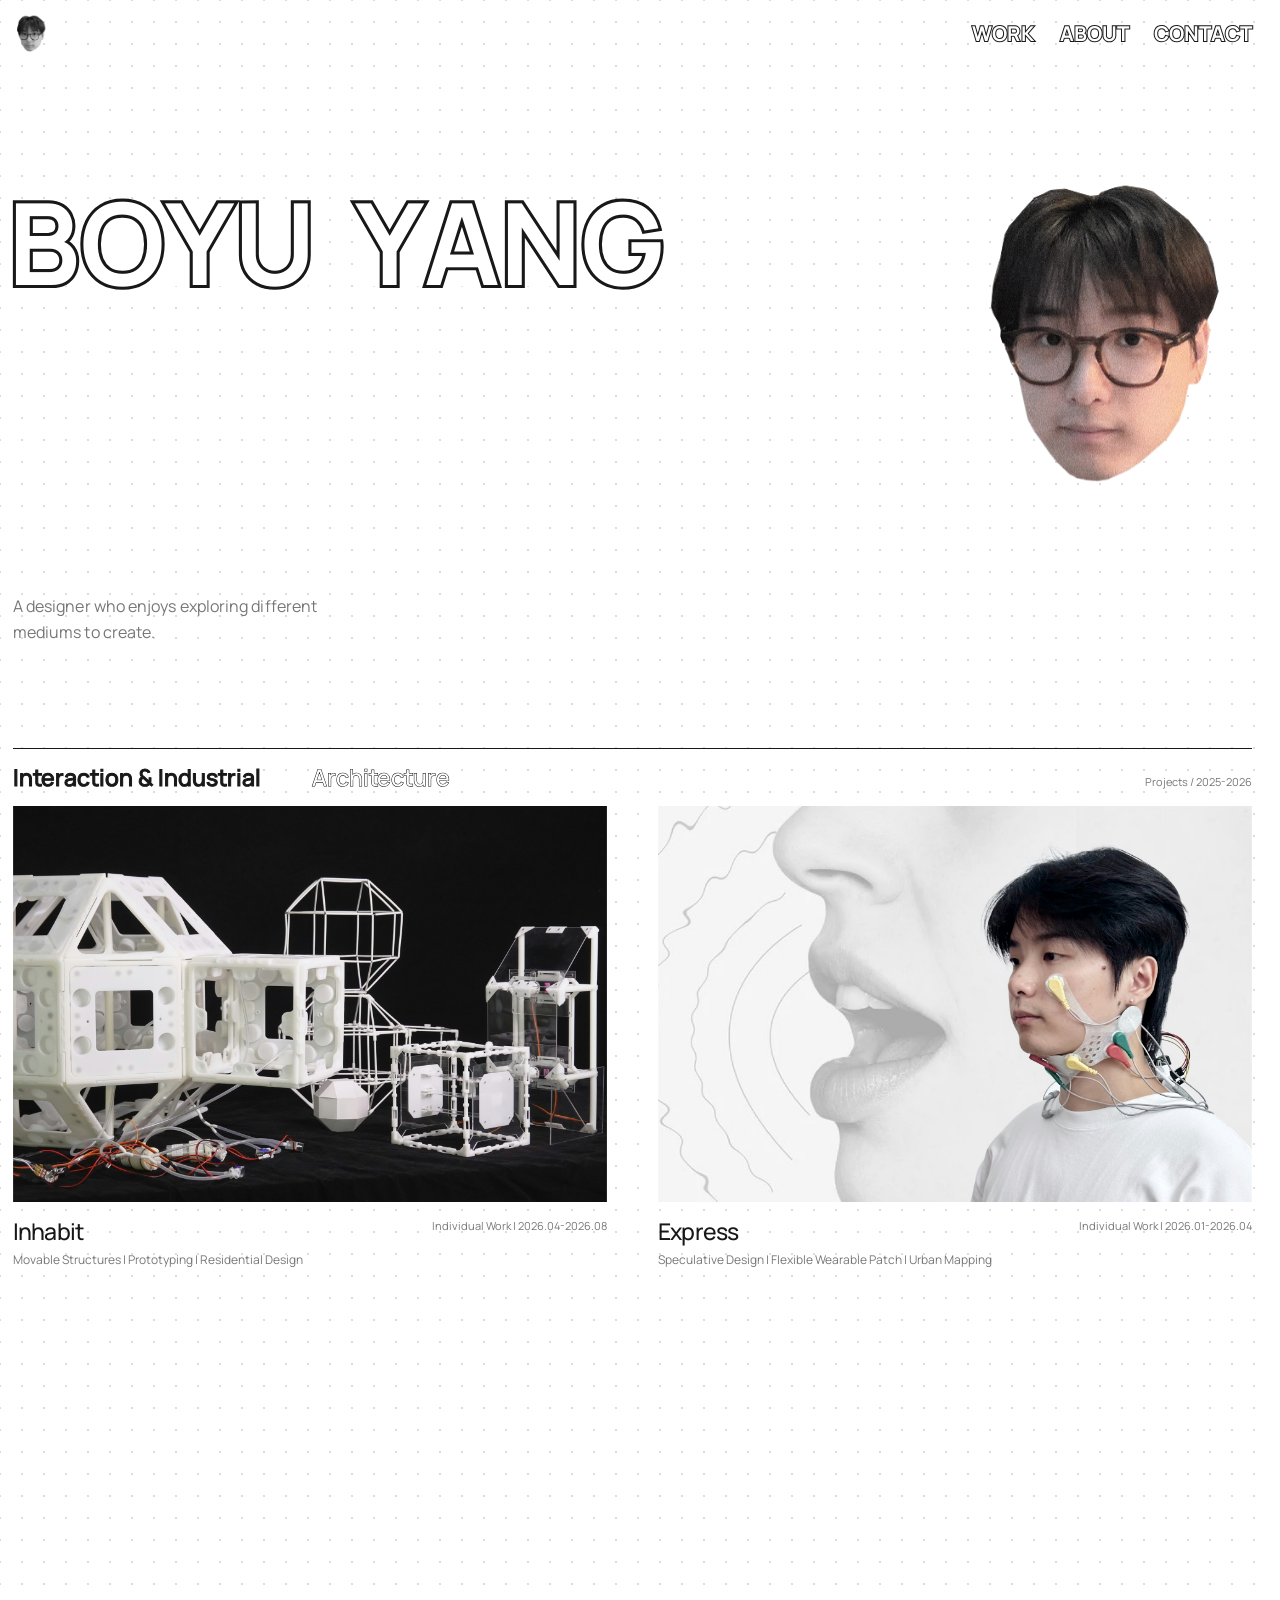
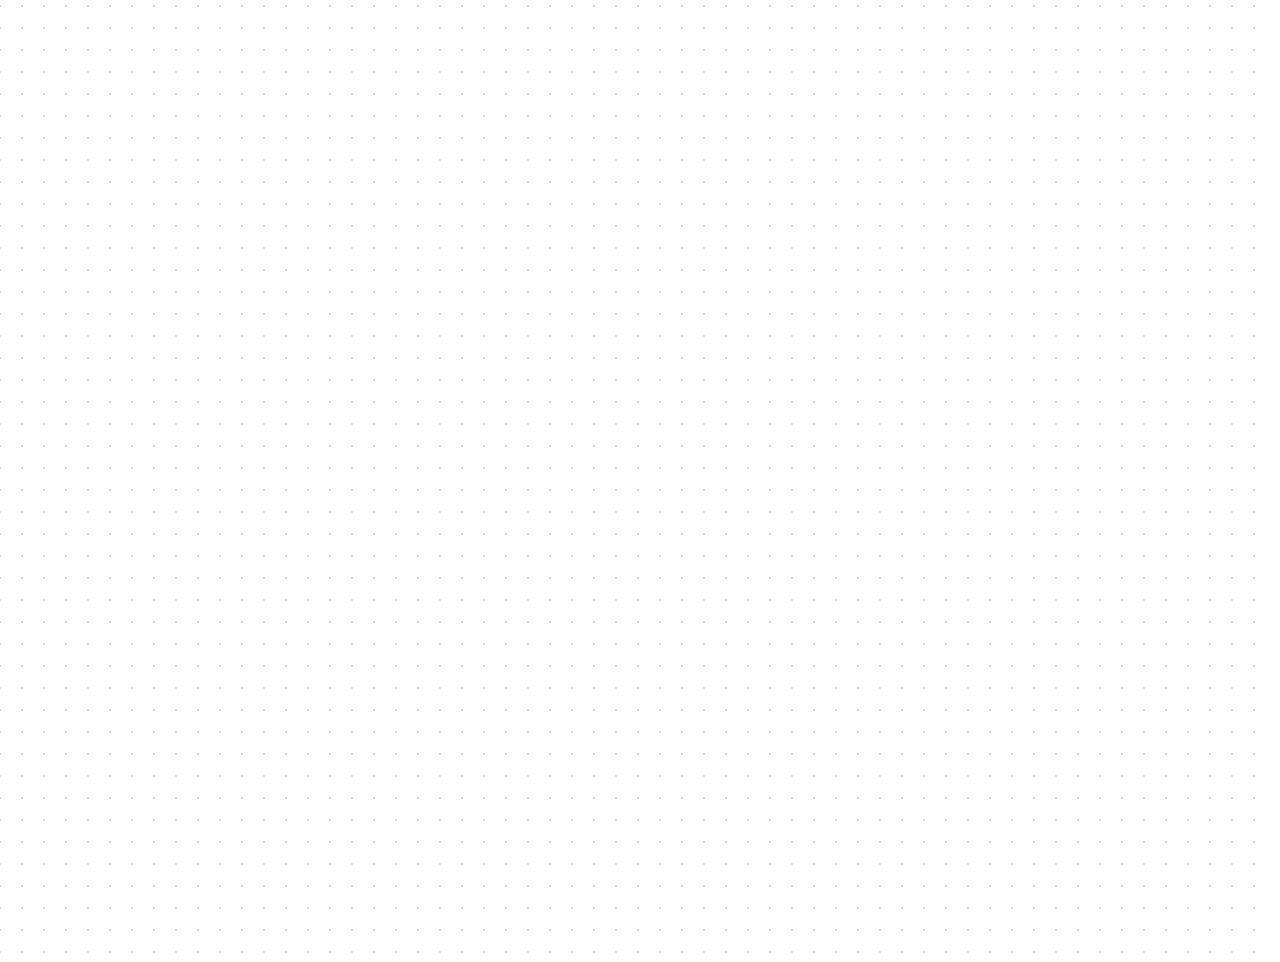
<file: index.html>
<!doctype html>
<html lang="en">
<head>
  <meta charset="utf-8">
  <meta name="viewport" content="width=device-width, initial-scale=1, viewport-fit=cover">
  <meta name="theme-color" content="#ffffff">
  <meta name="description" content="Boyu Yang portfolio.">
  <title>Boyu Yang</title>
  <link rel="preconnect" href="https://fonts.googleapis.com">
  <link rel="preconnect" href="https://fonts.gstatic.com" crossorigin>
  <link href="https://fonts.googleapis.com/css2?family=Manrope:wght@400;500;600;700;800&display=swap" rel="stylesheet">
  <link rel="stylesheet" href="cursor.css">
  <style>
    :root {
      color-scheme: light;
      --paper: #fff;
      --ink: #181818;
      --muted: #777;
      --line: #e8e8e5;
      --accent: #b8d947;
      --page-gutter: clamp(12px, 1vw, 20px);
      --content-width: 100%;
    }

    * { box-sizing: border-box; }

    html { scroll-behavior: smooth; }

    body {
      margin: 0;
      background: var(--paper);
      color: var(--ink);
      font-family: "Manrope", "Helvetica Neue", Helvetica, Arial, sans-serif;
      -webkit-font-smoothing: antialiased;
    }

    .page-shell {
      width: min(100%, var(--content-width));
      margin-inline: auto;
      padding-inline: var(--page-gutter);
    }

    .topbar {
      height: 82px;
      display: flex;
      align-items: center;
      justify-content: space-between;
      font-size: 12px;
      letter-spacing: .035em;
      transform: translateY(-8px);
    }

    .wordmark {
      display: inline-flex;
      width: 38px;
      height: 38px;
      text-decoration: none;
      transition: color .25s ease, transform .25s ease;
    }

    .wordmark img { display: block; width: 100%; height: 100%; object-fit: contain; filter: grayscale(1); }
    .wordmark:hover { transform: scale(1.12) rotate(-5deg); }

    .nav {
      display: flex;
      align-items: center;
      gap: clamp(14px, 2vw, 28px);
    }

    .nav a {
      display: inline-flex;
      align-items: center;
      color: var(--paper);
      -webkit-text-fill-color: var(--paper);
      font-family: "Manrope", Arial, sans-serif;
      font-size: clamp(18px, 1.6vw, 24px);
      font-weight: 700;
      letter-spacing: 0;
      line-height: 1;
      text-decoration: none;
      -webkit-text-stroke: 2px var(--ink);
      paint-order: stroke fill;
      transition: color .2s ease, transform .2s ease;
    }

    .nav a:focus-visible { outline: 2px solid var(--accent); outline-offset: 2px; }
    .nav a:hover { color: var(--ink); -webkit-text-fill-color: var(--ink); transform: scale(1.12); }

    .hero {
      min-height: min(74vh, 780px);
      display: grid;
      grid-template-columns: minmax(0, 1fr) minmax(220px, 30%);
      align-items: start;
      gap: clamp(28px, 4.5vw, 80px);
      padding-top: clamp(38px, 7vw, 96px);
      padding-bottom: clamp(56px, 8vw, 112px);
    }

    .hero-copy {
      min-width: 0;
      display: flex;
      flex-direction: column;
      align-self: stretch;
    }

    .section-label, .project-meta, .footer-note {
      font-size: 11px;
      line-height: 1.4;
      letter-spacing: .08em;
    }

    .hero-title-svg {
      display: block;
      width: min(100%, 960px);
      height: auto;
      margin-left: -5px;
      overflow: visible;
    }

    .hero-title-svg text {
      font-family: "Manrope", Arial, sans-serif;
      font-size: 140px;
      font-weight: 700;
      letter-spacing: 0;
      paint-order: stroke fill;
      stroke: var(--ink);
      stroke-width: 7.6px;
      stroke-linejoin: miter;
      stroke-linecap: butt;
    }

    .hero-title-svg tspan {
      fill: var(--paper);
      stroke: inherit;
      cursor: default;
      transition: fill .2s ease;
    }

    .hero-title-svg tspan:hover { fill: var(--ink); }

    .hero-intro {
      max-width: 360px;
      margin: auto 0 0;
      color: #777;
      font-size: clamp(14px, 1.25vw, 17px);
      line-height: 1.65;
      letter-spacing: .005em;
    }

    .name-letter {
      display: inline;
      color: transparent;
      -webkit-text-fill-color: transparent;
      transform-origin: 50% 85%;
      transition: color .2s ease, -webkit-text-fill-color .2s ease;
    }

    .name-letter:hover {
      color: var(--ink);
      -webkit-text-fill-color: var(--ink);
      transform: none;
    }

    .hero-portrait {
      display: block;
      width: min(100%, clamp(220px, 19vw, 300px));
      max-height: min(40vh, 347px);
      object-fit: contain;
      object-position: center bottom;
      justify-self: end;
      margin-right: clamp(12px, 1.5vw, 24px);
      --tilt-x: 0deg;
      --tilt-y: 0deg;
      --shift-x: 0px;
      --shift-y: 0px;
      --portrait-scale: 1;
      transform: perspective(900px) rotateX(var(--tilt-y)) rotateY(var(--tilt-x)) translate3d(var(--shift-x), var(--shift-y), 0) scale(var(--portrait-scale));
      transform-style: preserve-3d;
      transition: transform .35s cubic-bezier(.2, .8, .2, 1), filter .35s ease;
      will-change: transform;
    }

    .hero-portrait:hover {
      --portrait-scale: 1.22;
      filter: drop-shadow(0 16px 18px rgb(0 0 0 / 10%));
    }

    .work-section { padding-bottom: clamp(90px, 12vw, 170px); }

    .section-heading {
      display: flex;
      justify-content: space-between;
      align-items: baseline;
      gap: 20px;
      padding: 17px 0;
      border-top: 1px solid var(--ink);
    }

    .section-label { margin: 0; }
    .work-count { color: var(--muted); font-size: 11px; }
    .visually-hidden {
      position: absolute;
      width: 1px;
      height: 1px;
      padding: 0;
      margin: -1px;
      overflow: hidden;
      clip: rect(0, 0, 0, 0);
      white-space: nowrap;
      border: 0;
    }

    .work-categories {
      display: flex;
      align-items: baseline;
      gap: clamp(40px, 4vw, 60px);
      flex-wrap: wrap;
    }

    .work-category {
      appearance: none;
      padding: 0;
      border: 0;
      background: transparent;
      color: var(--paper);
      -webkit-text-fill-color: var(--paper);
      font-family: "Manrope", Arial, sans-serif;
      font-size: clamp(18px, 1.8vw, 24px);
      font-weight: 500;
      letter-spacing: 0;
      line-height: 1;
      text-decoration: none;
      -webkit-text-stroke: 1px var(--ink);
      paint-order: stroke fill;
      cursor: pointer;
      transform-origin: left center;
      transition: color .2s ease, transform .2s ease;
    }

    .work-category[aria-pressed="true"] {
      color: var(--ink);
      -webkit-text-fill-color: var(--ink);
    }

    .work-category:hover,
    .work-category:focus-visible {
      color: var(--ink);
      -webkit-text-fill-color: var(--ink);
      transform: scale(1.12);
    }

    .work-category:focus-visible { outline: 2px solid var(--accent); outline-offset: 4px; }

    .project-grid {
      display: grid;
      width: 100%;
      margin-inline: auto;
      grid-template-columns: repeat(2, minmax(0, 1fr));
      column-gap: clamp(28px, 4vw, 64px);
      row-gap: clamp(36px, 4.5vw, 72px);
    }

    .project-card { min-width: 0; }

    .project-link { display: block; color: inherit; text-decoration: none; }

    .project-image {
      position: relative;
      aspect-ratio: 1.5 / 1;
      overflow: hidden;
      background: #fafaf8;
    }

    .project-image picture { display: block; width: 100%; height: 100%; }

    .project-image img {
      display: block;
      width: 100%;
      height: 100%;
      object-fit: cover;
      transition: transform .45s ease;
    }

    .project-card:hover .project-image img { transform: scale(1.025); }

    .project-info {
      display: flex;
      justify-content: space-between;
      align-items: start;
      gap: 18px;
      padding-top: 16px;
    }

    .project-copy { min-width: 0; flex: 1 1 auto; }

    .project-title {
      margin: 0 0 6px;
      font-size: clamp(17px, 2vw, 23px);
      line-height: 1.15;
      font-weight: 500;
      letter-spacing: -.035em;
    }

    .project-type { margin: 0; color: var(--muted); font-size: 12px; line-height: 1.5; }
    .project-meta {
      flex: 0 1 40%;
      max-width: 40%;
      margin: 0;
      color: #777;
      text-align: right;
      text-transform: none;
      letter-spacing: 0;
    }

    .about-section {
      display: grid;
      grid-template-columns: minmax(240px, .75fr) minmax(0, 2fr);
      gap: clamp(40px, 7vw, 120px);
      padding: clamp(24px, 4vw, 56px) 0 clamp(90px, 12vw, 164px);
      border-top: 1px solid var(--line);
    }

    .about-sidebar, .about-details { min-width: 0; }

    .about-sidebar {
      display: flex;
      flex-direction: column;
      align-items: start;
    }

    .about-title {
      margin: 0 0 14px;
      font-size: clamp(18px, 1.65vw, 24px);
      line-height: 1;
      letter-spacing: 0;
      font-weight: 700;
    }

    .about-photo-paper {
      width: min(100%, 330px);
      margin-top: 12px;
      padding: 9px;
      background: #fff;
      box-shadow: 0 14px 30px rgb(0 0 0 / 12%), 0 2px 5px rgb(0 0 0 / 8%);
      transform: perspective(900px) rotateX(var(--paper-tilt-x, 0deg)) rotateY(var(--paper-tilt-y, 0deg)) rotate(-2deg) translate3d(var(--paper-shift-x, 0px), var(--paper-shift-y, 0px), 0);
      transform-origin: center;
      animation: paper-drift 5.5s ease-in-out infinite;
      transition: box-shadow .3s ease, transform .2s ease-out;
      will-change: transform;
    }

    .about-photo-paper:hover {
      box-shadow: 0 20px 38px rgb(0 0 0 / 17%), 0 3px 7px rgb(0 0 0 / 10%);
    }

    .about-photo {
      display: block;
      width: 100%;
      height: auto;
    }

    .about-identity {
      display: grid;
      gap: 4px;
      margin: 18px 0 22px;
    }

    .about-name {
      margin: 0;
      font-size: clamp(16px, 1.35vw, 20px);
      line-height: 1.15;
      font-weight: 700;
    }

    .about-address {
      margin: 0;
      color: #666;
      font-size: clamp(12px, .85vw, 14px);
      line-height: 1.4;
    }

    @keyframes paper-drift {
      0%, 100% { translate: 0 0; }
      50% { translate: 0 -8px; }
    }

    .about-heading {
      margin: 0 0 12px;
      color: #ff8b8f;
      font-size: clamp(17px, 1.55vw, 23px);
      line-height: 1;
      letter-spacing: 0;
      font-weight: 700;
    }

    .about-group { margin-bottom: clamp(34px, 4vw, 56px); }
    .about-group:last-child { margin-bottom: 0; }
    .about-group-content { min-width: 0; }

    .about-entry {
      display: grid;
      grid-template-columns: minmax(0, 1fr) auto;
      column-gap: 28px;
      row-gap: 4px;
      margin-bottom: 18px;
      transition: transform .22s ease;
    }

    .about-entry:last-child { margin-bottom: 0; }

    .about-entry strong {
      font-size: clamp(14px, 1.1vw, 17px);
      line-height: 1.25;
      font-weight: 700;
      transition: color .22s ease;
    }

    .about-entry:hover { transform: translateX(3px); }
    .about-entry:hover strong { color: #df7379; }

    .about-date {
      color: #555;
      font-size: clamp(11px, .85vw, 13px);
      line-height: 1.35;
      white-space: nowrap;
    }

    .about-entry span:not(.about-date) {
      color: #555;
      font-size: clamp(12px, .95vw, 14px);
      line-height: 1.4;
    }

    .about-standard-entry {
      margin-bottom: 18px;
      transition: transform .22s ease;
    }

    .about-standard-entry:last-child { margin-bottom: 0; }
    .about-standard-entry:hover { transform: translateX(3px); }

    .about-standard-head,
    .about-standard-detail {
      display: flex;
      align-items: baseline;
      justify-content: space-between;
      gap: 18px;
    }

    .about-standard-head strong {
      color: var(--ink);
      font-size: clamp(14px, 1.1vw, 17px);
      line-height: 1.3;
    }

    .about-standard-location,
    .about-standard-date {
      flex: 0 0 auto;
      color: #555;
      font-size: clamp(11px, .85vw, 13px);
      line-height: 1.35;
      white-space: nowrap;
    }

    .about-standard-detail {
      justify-content: flex-start;
      margin-top: 3px;
      color: #555;
      font-size: clamp(12px, .95vw, 14px);
      line-height: 1.4;
    }

    .about-standard-detail em { color: var(--ink); font-style: italic; }
    .about-standard-detail .about-standard-date { margin-left: auto; }
    .about-standard-note {
      margin: 2px 0 0;
      color: #555;
      font-size: clamp(12px, .95vw, 14px);
      line-height: 1.4;
    }

    .about-project-entry {
      display: block;
      margin-bottom: 24px;
      transition: transform .22s ease;
    }

    .about-project-entry:last-child { margin-bottom: 0; }
    .about-project-entry:hover { transform: translateX(3px); }

    .about-project-head,
    .about-project-role {
      display: flex;
      align-items: baseline;
      justify-content: space-between;
      gap: 18px;
    }

    .about-project-head strong {
      color: var(--ink);
      font-size: clamp(14px, 1.1vw, 17px);
      line-height: 1.3;
    }

    .about-project-location,
    .about-project-date {
      flex: 0 0 auto;
      color: #555;
      font-size: clamp(11px, .85vw, 13px);
      line-height: 1.35;
      white-space: nowrap;
    }

    .about-project-role {
      justify-content: flex-start;
      margin-top: 3px;
      color: #555;
      font-size: clamp(12px, .95vw, 14px);
      line-height: 1.4;
    }

    .about-project-role em { color: var(--ink); font-style: italic; }
    .about-project-role .about-project-date { margin-left: auto; }
    .about-project-bullets {
      margin: 8px 0 0;
      padding-left: 18px;
      color: #555;
      font-size: clamp(12px, .95vw, 14px);
      line-height: 1.45;
    }

    .about-project-bullets li { margin: 3px 0; }

    .about-contact {
      display: grid;
      gap: 10px;
      margin-bottom: 0;
    }

    .about-contact-title {
      margin: 0 0 3px;
      color: #ff8b8f;
      font-size: 15px;
      line-height: 1.2;
      font-weight: 700;
    }

    .about-contact a {
      display: flex;
      align-items: center;
      gap: 10px;
      margin: 0;
      color: var(--ink);
      font-size: clamp(13px, 1vw, 15px);
      line-height: 1.35;
      text-decoration: none;
    }

    .about-contact-icon {
      display: block;
      width: 17px;
      height: 17px;
      flex: 0 0 17px;
      fill: currentColor;
    }

    .about-contact a { transition: color .2s ease, transform .2s ease; }
    .about-contact a:hover { color: #df7379; text-decoration: underline; text-underline-offset: 4px; transform: translateX(2px); }

    .about-location { color: #555 !important; }

    .about-skills-label {
      margin: 0 0 14px;
      color: #555;
      font-size: 12px;
      line-height: 1.4;
      text-transform: uppercase;
      letter-spacing: .04em;
    }

    .about-skills {
      display: grid;
      grid-template-columns: repeat(4, minmax(0, 1fr));
      gap: 12px;
      margin-bottom: 30px;
    }

    .about-skill {
      display: grid;
      justify-items: center;
      gap: 7px;
      min-width: 0;
      color: #555;
      font-size: 10px;
      text-align: center;
    }

    .about-skill-icon {
      display: grid;
      place-items: center;
      width: 36px;
      height: 36px;
      padding: 4px;
      object-fit: contain;
      opacity: .72;
      transition: opacity .2s ease, transform .2s ease;
    }

    .about-skill:hover .about-skill-icon {
      opacity: 1;
      transform: translateY(-2px);
    }

    .footer {
      display: flex;
      justify-content: space-between;
      align-items: center;
      min-height: 76px;
      border-top: 1px solid var(--line);
      color: #777;
    }

    .footer-note { margin: 0; }
    .contact-link { color: var(--ink); font-size: 12px; text-decoration: none; }
    .contact-link span { color: #9eaf3c; padding-left: 5px; }

    @media (max-width: 640px) {
      .hero {
        min-height: auto;
        grid-template-columns: 1fr;
        gap: 44px;
        padding-top: 56px;
        padding-bottom: 78px;
      }
      .topbar { height: 70px; }
      .wordmark { font-size: 17px; }
      .nav { gap: 12px; }
      .nav a { font-size: 15px; }
      .section-heading { align-items: flex-end; flex-wrap: wrap; row-gap: 12px; }
      .work-categories { gap: 20px; }
      .work-category { font-size: 15px; }
      .hero-title-svg { margin-left: -2px; }
      .hero-portrait { width: min(47vw, 193px); max-height: 231px; }
      .project-grid { width: 100%; grid-template-columns: 1fr; row-gap: 48px; }
      .project-image { aspect-ratio: 1.3 / 1; }
      .project-info { flex-direction: column; gap: 8px; }
      .project-meta { max-width: none; text-align: left; }
      .about-section { grid-template-columns: 1fr; gap: 26px; }
      .about-title { margin-bottom: 24px; }
      .about-photo-paper { width: min(100%, 270px); margin-top: 8px; }
      .about-contact { margin-top: 0; }
      .about-skills { grid-template-columns: repeat(4, minmax(0, 1fr)); }
      .about-entry { grid-template-columns: 1fr; gap: 3px; }
      .about-date { white-space: normal; }
      .footer { min-height: 72px; }
    }

    @media (prefers-reduced-motion: reduce) {
      *, *::before, *::after { scroll-behavior: auto !important; transition-duration: .01ms !important; animation-duration: .01ms !important; animation-iteration-count: 1 !important; }
      .about-photo-paper { animation: none; transform: rotate(-2deg); }
    }

    @media (hover: none) {
      .work-category:hover, .work-category:focus-visible { transform: none; }
    }

    @media (hover: none) {
      .hero-portrait { will-change: auto; }
      .hero-portrait:hover { --portrait-scale: 1; filter: none; }
      .hero-title-svg tspan:hover { fill: var(--paper); }
      .about-photo-paper:hover, .about-entry:hover, .about-contact a:hover { transform: none; filter: none; }
      .about-photo-paper { animation: none; transform: rotate(-2deg); }
      .about-entry:hover strong, .about-contact a:hover { color: inherit; }
    }
  </style>
  <link rel="stylesheet" href="paper-motion.css?v=greeting-photo-size-1">
  <script src="paper-motion.js" defer></script>
  <script src="cursor-dot.js" defer></script>
  <script src="portrait-greeting.js?v=mobile-1" defer></script>
  <link rel="stylesheet" href="side-panels.css?v=pink-headings-no-hyphens-1">
  <script src="side-panels.js" defer></script>
  <link rel="stylesheet" href="responsive.css?v=mobile-1">
</head>
<body class="portfolio-home">
  <header class="topbar page-shell">
    <a class="wordmark" href="#top" aria-label="Boyu Yang, home"><img decoding="async" src="assets/profile.png" alt=""></a>
    <nav class="nav" aria-label="Main navigation">
      <a href="#work">WORK</a>
      <a href="#about">ABOUT</a>
      <a href="#contact">CONTACT</a>
    </nav>
  </header>

  <main id="top" class="page-shell">
    <section class="hero" aria-labelledby="hero-title">
      <div class="hero-copy">
        <svg id="hero-title" class="hero-title-svg" viewBox="0 0 1000 180" role="img" aria-label="BOYU YANG" preserveAspectRatio="xMinYMid meet">
          <text x="0" y="140"><tspan>B</tspan><tspan>O</tspan><tspan>Y</tspan><tspan>U</tspan><tspan dx="48">Y</tspan><tspan>A</tspan><tspan>N</tspan><tspan>G</tspan></text>
        </svg>
        <p class="hero-intro">A designer who enjoys exploring different mediums to create.</p>
      </div>
      <div class="portrait-interaction">
        <img decoding="async" class="hero-portrait" src="assets/profile.png" alt="">
        <img class="portrait-greeting" src="assets/portrait-hallo.png" width="508" height="306" alt="" aria-hidden="true" decoding="async">
      </div>
    </section>

    <section id="work" class="work-section" aria-labelledby="work-title">
      <div class="section-heading">
        <h2 id="work-title" class="visually-hidden">Selected work</h2>
        <nav class="work-categories" aria-label="Project categories">
          <button class="work-category" type="button" data-work-category="interaction-industrial" aria-controls="project-grid" aria-pressed="true">Interaction &amp; Industrial</button>
          <button class="work-category" type="button" data-work-category="architecture" aria-controls="project-grid" aria-pressed="false">Architecture</button>
        </nav>
        <span class="work-count">Projects / 2025-2026</span>
      </div>
      <div id="project-grid" class="project-grid">
        <article class="project-card" data-category="interaction-industrial">
          <a class="project-link" href="inhabit.html" aria-label="View Inhabit project">
            <div class="project-image"><picture><source media="(max-width: 1024px)" type="image/webp" srcset="assets/covers/inhabit-mobile-768.webp 768w, assets/covers/inhabit-mobile-1280.webp 1280w" sizes="(max-width: 640px) calc(100vw - 32px), calc((100vw - 64px) / 2)"><source type="image/avif" srcset="assets/covers/inhabit.avif"><img src="assets/covers/inhabit.jpg" width="1920" height="1334" loading="lazy" decoding="async" alt="Inhabit project cover"></picture></div>
            <div class="project-info">
              <div class="project-copy">
                <h3 class="project-title">Inhabit</h3>
                <p class="project-type">Movable Structures | Prototyping | Residential Design</p>
              </div>
              <p class="project-meta">Individual Work | 2026.04-2026.08</p>
            </div>
          </a>
        </article>
        <article class="project-card" data-category="interaction-industrial">
          <a class="project-link" href="express.html" aria-label="View Express project">
            <div class="project-image"><picture><source media="(max-width: 1024px)" type="image/webp" srcset="assets/covers/express-mobile-768.webp 768w, assets/covers/express-mobile-1280.webp 1280w" sizes="(max-width: 640px) calc(100vw - 32px), calc((100vw - 64px) / 2)"><source type="image/avif" srcset="assets/covers/express.avif"><img src="assets/covers/express.jpg" width="1920" height="1334" loading="lazy" decoding="async" alt="Express project cover"></picture></div>
            <div class="project-info">
              <div class="project-copy">
                <h3 class="project-title">Express</h3>
                <p class="project-type">Speculative Design | Flexible Wearable Patch | Urban Mapping</p>
              </div>
              <p class="project-meta">Individual Work | 2026.01-2026.04</p>
            </div>
          </a>
        </article>
        <article class="project-card" data-category="interaction-industrial">
          <a class="project-link" href="lumo.html" aria-label="View LUMO project">
            <div class="project-image"><picture><source media="(max-width: 1024px)" type="image/webp" srcset="assets/covers/lumo-mobile-768.webp 768w, assets/covers/lumo-mobile-1280.webp 1280w" sizes="(max-width: 640px) calc(100vw - 32px), calc((100vw - 64px) / 2)"><source type="image/avif" srcset="assets/covers/lumo.avif"><img src="assets/covers/lumo.jpg" width="1920" height="1334" loading="lazy" decoding="async" alt="LUMO project cover"></picture></div>
            <div class="project-info">
              <div class="project-copy">
                <h3 class="project-title">LUMO</h3>
                <p class="project-type">Tangible User Interface (TUI) | Product Design | Co-design</p>
              </div>
              <p class="project-meta">Individual Work | 2025.06-2025.10</p>
            </div>
          </a>
        </article>
        <article class="project-card" data-category="interaction-industrial">
          <a class="project-link" href="perceive.html" aria-label="View Perceive project">
            <div class="project-image"><picture><source media="(max-width: 1024px)" type="image/webp" srcset="assets/covers/perceive-mobile-768.webp 768w, assets/covers/perceive-mobile-1280.webp 1280w" sizes="(max-width: 640px) calc(100vw - 32px), calc((100vw - 64px) / 2)"><source type="image/avif" srcset="assets/covers/perceive.avif"><img src="assets/covers/perceive.jpg" width="1920" height="1334" loading="lazy" decoding="async" alt="Perceive project cover"></picture></div>
            <div class="project-info">
              <div class="project-copy">
                <h3 class="project-title">Perceive</h3>
                <p class="project-type">VR | Experience Design | EEG Testing</p>
              </div>
              <p class="project-meta">Individual Work | 2025.03-2025.06</p>
            </div>
          </a>
        </article>
        <article class="project-card" data-category="interaction-industrial">
          <a class="project-link" href="he-seating.html" aria-label="View Hé Seating project">
            <div class="project-image"><picture><source media="(max-width: 1024px)" type="image/webp" srcset="assets/covers/he-seating-mobile-768.webp 768w, assets/covers/he-seating-mobile-1280.webp 1280w" sizes="(max-width: 640px) calc(100vw - 32px), calc((100vw - 64px) / 2)"><source type="image/avif" srcset="assets/covers/he-seating.avif"><img src="assets/covers/he-seating.jpg" width="1920" height="1168" loading="lazy" decoding="async" alt="Hé Seating project cover"></picture></div>
            <div class="project-info">
              <div class="project-copy">
                <h3 class="project-title">Hé Seating</h3>
                <p class="project-type">Interactive Installation</p>
              </div>
              <p class="project-meta">Internship | 2025.09-2025.10</p>
            </div>
          </a>
        </article>
        <article class="project-card" data-category="interaction-industrial">
          <a class="project-link" href="malgic-kitchen.html" aria-label="View mAlgic Kitchen project">
            <div class="project-image"><picture><source media="(max-width: 1024px)" type="image/webp" srcset="assets/covers/malgic-kitchen-mobile-768.webp 768w, assets/covers/malgic-kitchen-mobile-1280.webp 1280w" sizes="(max-width: 640px) calc(100vw - 32px), calc((100vw - 64px) / 2)"><source type="image/avif" srcset="assets/covers/malgic-kitchen.avif"><img src="assets/covers/malgic-kitchen.jpg" width="1920" height="1334" loading="lazy" decoding="async" alt="mAlgic KItchen project cover"></picture></div>
            <div class="project-info">
              <div class="project-copy">
                <h3 class="project-title">mAlgic KItchen</h3>
                <p class="project-type">Experience Design | Prototyping | Co-design</p>
              </div>
              <p class="project-meta">Team Work | 2026.04-2026.07</p>
            </div>
          </a>
        </article>
        <article class="project-card" data-category="architecture">
          <a class="project-link" href="kill-the-skyscraper.html" aria-label="View Kill the skyscraper project">
            <div class="project-image"><picture><source media="(max-width: 1024px)" type="image/webp" srcset="assets/covers/kill-the-skyscraper-mobile-768.webp 768w, assets/covers/kill-the-skyscraper-mobile-1280.webp 1280w" sizes="(max-width: 640px) calc(100vw - 32px), calc((100vw - 64px) / 2)"><source type="image/avif" srcset="assets/covers/kill-the-skyscraper.avif"><img src="assets/covers/kill-the-skyscraper.jpg" width="1440" height="900" loading="lazy" decoding="async" alt="Kill the skyscraper project cover"></picture></div>
            <div class="project-info">
              <div class="project-copy">
                <h3 class="project-title">Kill the skyscraper</h3>
                <p class="project-type">Urban Design | Speculative Architecture</p>
              </div>
              <p class="project-meta">Individual Work | 2025.11-2026.01</p>
            </div>
          </a>
        </article>
        <article class="project-card" data-category="architecture">
          <a class="project-link" href="folded-mountains.html" aria-label="View Folded Mountains, Winding Paths project">
            <div class="project-image"><picture><source media="(max-width: 1024px)" type="image/webp" srcset="assets/covers/folded-mountains-mobile-768.webp 768w, assets/covers/folded-mountains-mobile-1280.webp 1280w" sizes="(max-width: 640px) calc(100vw - 32px), calc((100vw - 64px) / 2)"><source type="image/avif" srcset="assets/covers/folded-mountains.avif"><img src="assets/covers/folded-mountains.jpg" width="3674" height="2588" loading="lazy" decoding="async" alt="Folded Mountains, Winding Paths project cover"></picture></div>
            <div class="project-info">
              <div class="project-copy">
                <h3 class="project-title">Folded Mountains, Winding Paths</h3>
                <p class="project-type">Architecture | Museum Design | Narrative Design</p>
              </div>
              <p class="project-meta">Individual Work | 2025.02-2025.05</p>
            </div>
          </a>
        </article>
        <article class="project-card" data-category="architecture">
          <a class="project-link" href="nanping-cultural-center.html" aria-label="View Nanping Cultural Center project">
            <div class="project-image"><picture><source media="(max-width: 1024px)" type="image/webp" srcset="assets/covers/nanping-cultural-center-mobile-768.webp 768w, assets/covers/nanping-cultural-center-mobile-1280.webp 1280w" sizes="(max-width: 640px) calc(100vw - 32px), calc((100vw - 64px) / 2)"><img src="assets/covers/nanping-cultural-center.webp" width="1920" height="1334" loading="lazy" decoding="async" alt="Nanping Cultural Center courtyard view"></picture></div>
            <div class="project-info"><div class="project-copy"><h3 class="project-title">Nanping Cultural Center</h3><p class="project-type">Architecture | Cultural Center</p></div><p class="project-meta">Individual Work | 2024.09-2024.11</p></div>
          </a>
        </article>
      </div>
    </section>


  </main>

  <footer id="contact" class="footer page-shell">
    <p class="footer-note">BOYU YANG / PORTFOLIO</p>
    <a class="contact-link" href="#contact">Get in touch<span aria-hidden="true">↗</span></a>
  </footer>
  
  <script>
    const portrait = document.querySelector('.hero-portrait');
    const aboutPhotoPaper = document.querySelector('.about-photo-paper');
    const canTilt = window.matchMedia('(hover: hover) and (pointer: fine) and (prefers-reduced-motion: no-preference)');
    const categoryButtons = [...document.querySelectorAll('[data-work-category]')];
    const projectCards = [...document.querySelectorAll('.project-card[data-category]')];

    function selectWorkCategory(category) {
      document.querySelector('.work-count').textContent = category === 'architecture'
        ? 'Projects / 2024-2026' : 'Projects / 2025-2026';
      categoryButtons.forEach((button) => {
        button.setAttribute('aria-pressed', String(button.dataset.workCategory === category));
      });
      projectCards.forEach((card) => {
        card.hidden = card.dataset.category !== category;
      });
    }

    categoryButtons.forEach((button) => {
      button.addEventListener('click', () => selectWorkCategory(button.dataset.workCategory));
    });
    const initialCategory = categoryButtons.find((button) => button.getAttribute('aria-pressed') === 'true');
    if (initialCategory) selectWorkCategory(initialCategory.dataset.workCategory);

    if (aboutPhotoPaper && canTilt.matches) {
      aboutPhotoPaper.addEventListener('pointermove', (event) => {
        const bounds = aboutPhotoPaper.getBoundingClientRect();
        const x = (event.clientX - bounds.left) / bounds.width - 0.5;
        const y = (event.clientY - bounds.top) / bounds.height - 0.5;
        aboutPhotoPaper.style.setProperty('--paper-tilt-y', `${x * 12}deg`);
        aboutPhotoPaper.style.setProperty('--paper-tilt-x', `${y * -10}deg`);
        aboutPhotoPaper.style.setProperty('--paper-shift-x', `${x * 5}px`);
        aboutPhotoPaper.style.setProperty('--paper-shift-y', `${y * 5}px`);
      });

      aboutPhotoPaper.addEventListener('pointerleave', () => {
        aboutPhotoPaper.style.setProperty('--paper-tilt-x', '0deg');
        aboutPhotoPaper.style.setProperty('--paper-tilt-y', '0deg');
        aboutPhotoPaper.style.setProperty('--paper-shift-x', '0px');
        aboutPhotoPaper.style.setProperty('--paper-shift-y', '0px');
      });
    }

    if (portrait && canTilt.matches) {
      portrait.addEventListener('pointermove', (event) => {
        const bounds = portrait.getBoundingClientRect();
        const x = (event.clientX - bounds.left) / bounds.width - 0.5;
        const y = (event.clientY - bounds.top) / bounds.height - 0.5;
        portrait.style.setProperty('--tilt-x', `${x * 30}deg`);
        portrait.style.setProperty('--tilt-y', `${y * -30}deg`);
        portrait.style.setProperty('--shift-x', `${x * 12}px`);
        portrait.style.setProperty('--shift-y', `${y * 12}px`);
      });

      portrait.addEventListener('pointerleave', () => {
        portrait.style.setProperty('--tilt-x', '0deg');
        portrait.style.setProperty('--tilt-y', '0deg');
        portrait.style.setProperty('--shift-x', '0px');
        portrait.style.setProperty('--shift-y', '0px');
      });
    }
  </script>
  <script src="project-navigation.js?v=mobile-1" defer></script>
</body>
</html>
</file>
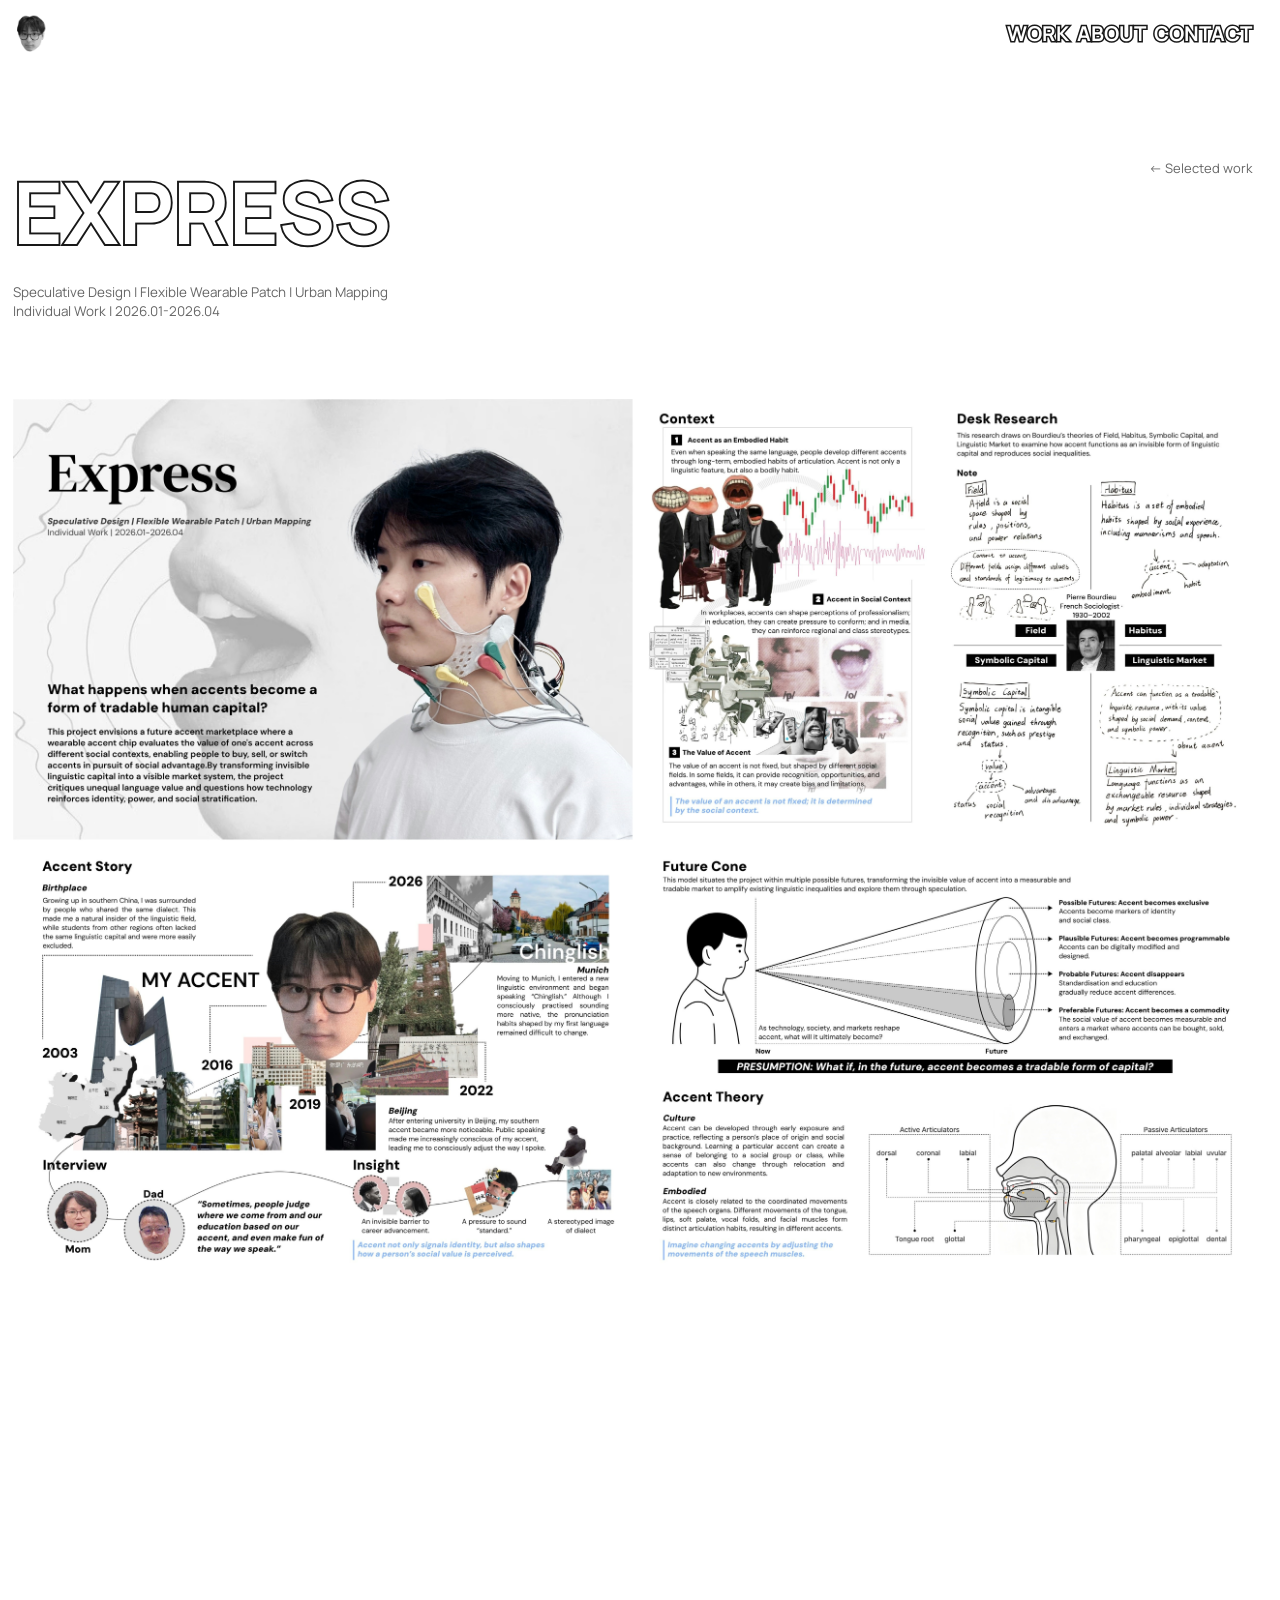
<file: express.html>
<!doctype html>
<html lang="en">
<head>
  <meta charset="utf-8">
  <meta name="viewport" content="width=device-width, initial-scale=1, viewport-fit=cover">
  <meta name="theme-color" content="#ffffff">
  <meta name="description" content="Express project by Boyu Yang.">
  <title>Express — Boyu Yang</title>
  <link rel="preconnect" href="https://fonts.googleapis.com">
  <link rel="preconnect" href="https://fonts.gstatic.com" crossorigin>
  <link href="https://fonts.googleapis.com/css2?family=Manrope:wght@400;500;600;700;800&display=swap" rel="stylesheet">
  <link rel="stylesheet" href="cursor.css">
  <link rel="stylesheet" href="project.css">
  <link rel="preload" as="image" href="assets/project-details/express/01-express.avif" type="image/avif" fetchpriority="high">
  <script src="detail-images.js" defer></script>
  <script src="project-navigation.js?v=mobile-1" defer></script>
  <link rel="stylesheet" href="paper-motion.css?v=cursor-dot-2">
  <script src="paper-motion.js" defer></script>
  <script src="cursor-dot.js" defer></script>
  <link rel="stylesheet" href="side-panels.css?v=pink-headings-no-hyphens-1">
  <script src="side-panels.js" defer></script>
  <link rel="stylesheet" href="responsive.css?v=mobile-1">
</head>
<body>
  <header class="topbar page-shell">
    <a class="wordmark" href="index.html#top" aria-label="Boyu Yang, home"><img src="assets/profile.png" alt=""></a>
    <nav class="nav" aria-label="Main navigation">
      <a href="index.html#work">WORK</a><a href="index.html#about">ABOUT</a><a href="index.html#contact">CONTACT</a>
    </nav>
  </header>
  <main class="page-shell">
    <div class="project-heading">
      <div class="detail-title-block">
        <svg class="detail-title-svg" viewBox="0 0 1000 150" role="img" aria-label="Express" preserveAspectRatio="xMinYMid meet"><text x="0" y="112"><tspan>E</tspan><tspan>X</tspan><tspan>P</tspan><tspan>R</tspan><tspan>E</tspan><tspan>S</tspan><tspan>S</tspan></text></svg>
        <p class="detail-subtitle">Speculative Design | Flexible Wearable Patch | Urban Mapping<br>Individual Work | 2026.01-2026.04</p>
      </div>
      <a class="back-link" data-project-back href="index.html#work">← Selected work</a>
    </div>
    <section class="project-gallery" aria-label="Express project images in order">
      <picture><source type="image/avif" srcset="assets/project-details/express/01-express.avif"><img loading="eager" src="assets/project-details/express/01-express.jpg" alt="Express project presentation image 1 of 3" decoding="async" fetchpriority="high" width="5120" height="3641"></picture>
      <picture data-deferred><source type="image/avif" data-srcset="assets/project-details/express/02-express.avif"><img data-src="assets/project-details/express/02-express.jpg" alt="Express project presentation image 2 of 3" decoding="async" width="5120" height="3641"></picture>
      <picture data-deferred><source type="image/avif" data-srcset="assets/project-details/express/03-express.avif"><img data-src="assets/project-details/express/03-express.jpg" alt="Express project presentation image 3 of 3" decoding="async" width="5120" height="3641"></picture>
    </section>
    <nav class="project-bottom-nav" aria-label="Project navigation"><a class="back-link" data-project-back href="index.html#work">← Selected work</a></nav>
  </main>
</body>
</html>
</file>
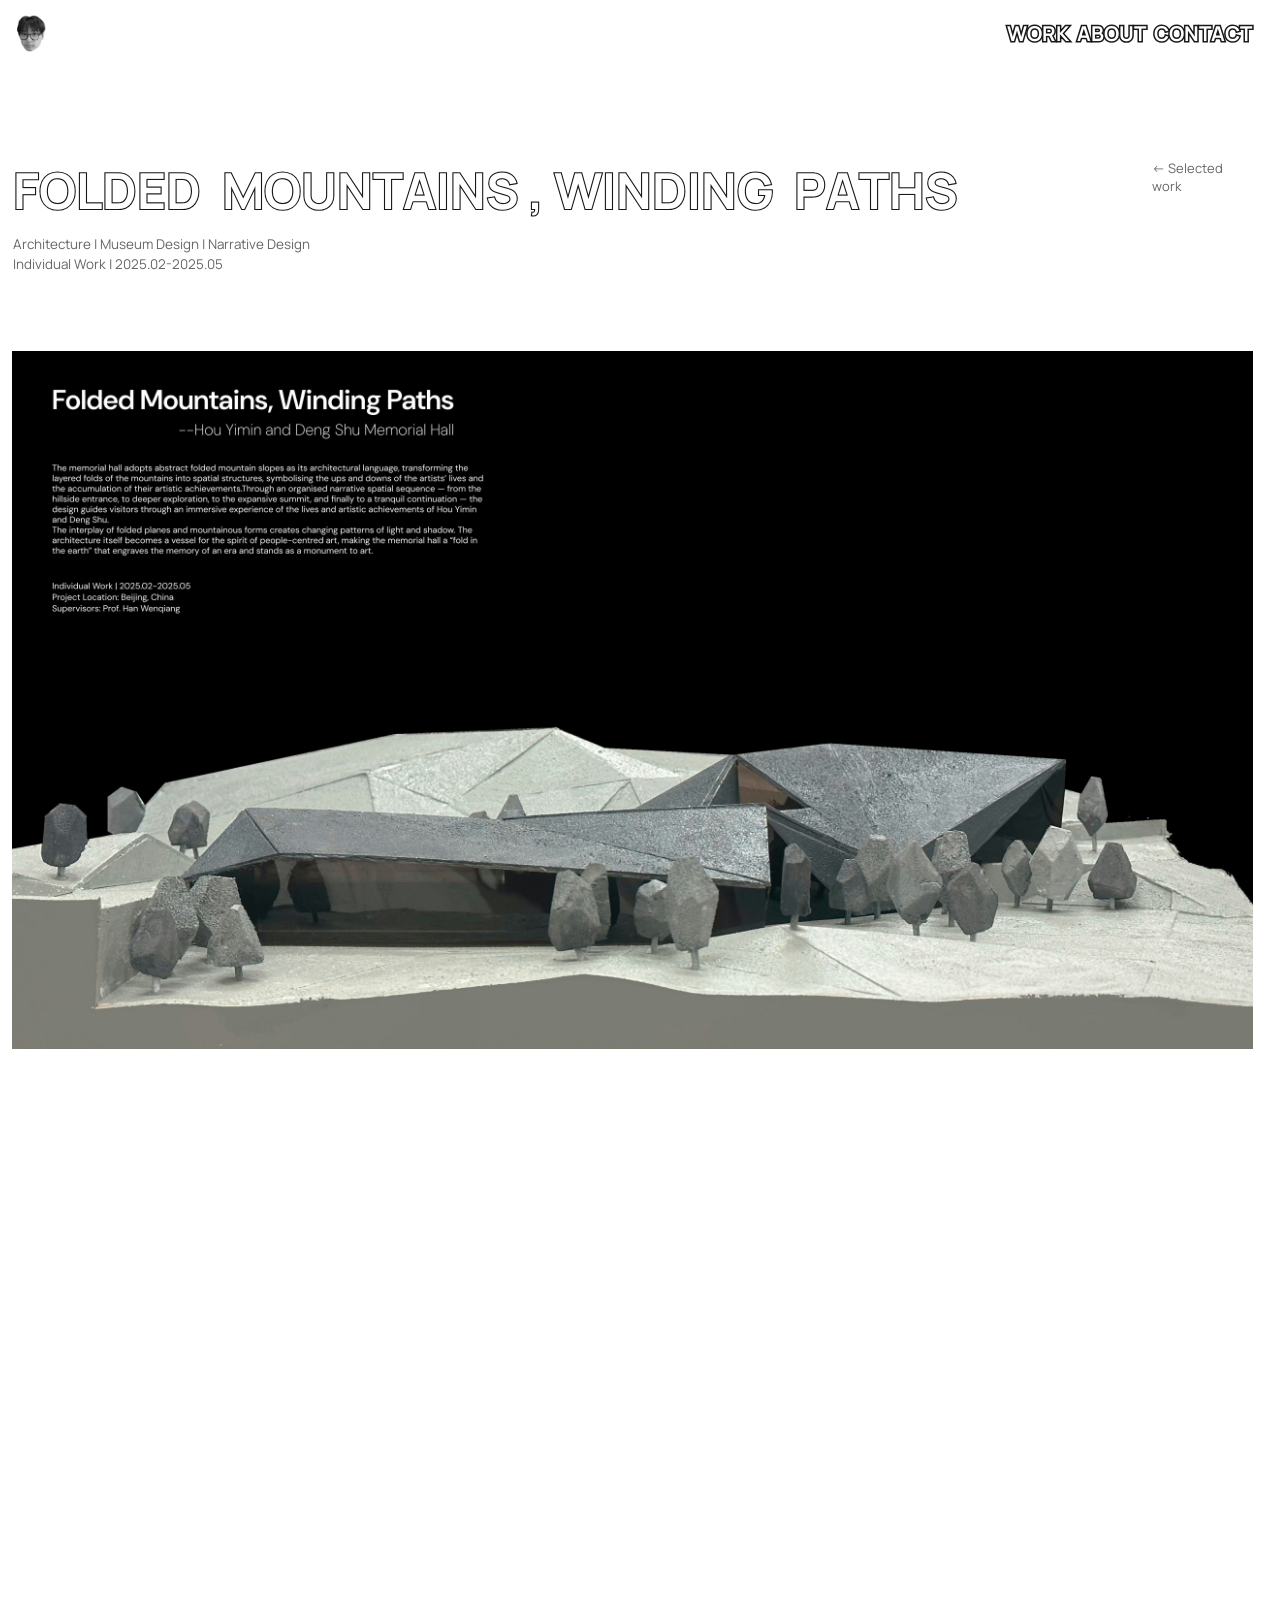
<file: folded-mountains.html>
<!doctype html>
<html lang="en">
<head>
  <meta charset="utf-8">
  <meta name="viewport" content="width=device-width, initial-scale=1, viewport-fit=cover">
  <meta name="theme-color" content="#ffffff">
  <meta name="description" content="Folded Mountains, Winding Paths architecture project by Boyu Yang.">
  <title>Folded Mountains, Winding Paths — Boyu Yang</title>
  <link rel="preconnect" href="https://fonts.googleapis.com">
  <link rel="preconnect" href="https://fonts.gstatic.com" crossorigin>
  <link href="https://fonts.googleapis.com/css2?family=Manrope:wght@400;500;600;700;800&display=swap" rel="stylesheet">
  <link rel="stylesheet" href="cursor.css">
  <link rel="stylesheet" href="project.css">
  <link rel="preload" as="image" href="assets/project-details/folded-mountains/01-folded-mountains.avif" type="image/avif" fetchpriority="high">
  <script src="detail-images.js" defer></script>
  <script src="project-navigation.js?v=mobile-1" defer></script>
  <style>
    .folded-mountains-page .detail-title-svg { width: min(90vw, 1500px); }
    .folded-mountains-page .project-gallery { margin-inline: calc(12px - var(--page-gutter)); }
    @media (max-width: 640px) {
      .folded-mountains-page .detail-title-svg { width: 100%; }
    }
  </style>
  <link rel="stylesheet" href="paper-motion.css?v=cursor-dot-2">
  <script src="paper-motion.js" defer></script>
  <script src="cursor-dot.js" defer></script>
  <link rel="stylesheet" href="side-panels.css?v=pink-headings-no-hyphens-1">
  <script src="side-panels.js" defer></script>
  <link rel="stylesheet" href="responsive.css?v=mobile-1">
</head>
<body class="folded-mountains-page">
  <header class="topbar page-shell">
    <a class="wordmark" href="index.html#top" aria-label="Boyu Yang, home"><img src="assets/profile.png" alt=""></a>
    <nav class="nav" aria-label="Main navigation">
      <a href="index.html#work">WORK</a><a href="index.html#about">ABOUT</a><a href="index.html#contact">CONTACT</a>
    </nav>
  </header>
  <main class="page-shell">
    <div class="project-heading">
      <div class="detail-title-block">
        <svg class="detail-title-svg" viewBox="0 0 2600 150" role="img" aria-label="Folded Mountains, Winding Paths" preserveAspectRatio="xMinYMid meet"><text x="0" y="112"><tspan>F</tspan><tspan>O</tspan><tspan>L</tspan><tspan>D</tspan><tspan>E</tspan><tspan>D</tspan><tspan dx="24"> </tspan><tspan>M</tspan><tspan>O</tspan><tspan>U</tspan><tspan>N</tspan><tspan>T</tspan><tspan>A</tspan><tspan>I</tspan><tspan>N</tspan><tspan>S</tspan><tspan dx="24">, </tspan><tspan>W</tspan><tspan>I</tspan><tspan>N</tspan><tspan>D</tspan><tspan>I</tspan><tspan>N</tspan><tspan>G</tspan><tspan dx="24"> </tspan><tspan>P</tspan><tspan>A</tspan><tspan>T</tspan><tspan>H</tspan><tspan>S</tspan></text></svg>
        <p class="detail-subtitle">Architecture | Museum Design | Narrative Design<br>Individual Work | 2025.02-2025.05</p>
      </div>
      <a class="back-link" data-project-back href="index.html#work">← Selected work</a>
    </div>
    <section class="project-gallery" aria-label="Folded Mountains, Winding Paths project images in order">
      <picture><source type="image/avif" srcset="assets/project-details/folded-mountains/01-folded-mountains.avif"><img loading="eager" src="assets/project-details/folded-mountains/01-folded-mountains.jpg" width="5120" height="2880" alt="Folded Mountains, Winding Paths project presentation image 1 of 10" decoding="async" fetchpriority="high"></picture>
      <picture data-deferred><source type="image/avif" data-srcset="assets/project-details/folded-mountains/02-folded-mountains.avif"><img data-src="assets/project-details/folded-mountains/02-folded-mountains.jpg" width="5120" height="2880" alt="Folded Mountains, Winding Paths project presentation image 2 of 10" decoding="async"></picture>
      <picture data-deferred><source type="image/avif" data-srcset="assets/project-details/folded-mountains/03-folded-mountains.avif"><img data-src="assets/project-details/folded-mountains/03-folded-mountains.jpg" width="5120" height="2880" alt="Folded Mountains, Winding Paths project presentation image 3 of 10" decoding="async"></picture>
      <picture data-deferred><source type="image/avif" data-srcset="assets/project-details/folded-mountains/04-folded-mountains.avif"><img data-src="assets/project-details/folded-mountains/04-folded-mountains.jpg" width="5120" height="2880" alt="Folded Mountains, Winding Paths project presentation image 4 of 10" decoding="async"></picture>
      <picture data-deferred><source type="image/avif" data-srcset="assets/project-details/folded-mountains/05-folded-mountains.avif"><img data-src="assets/project-details/folded-mountains/05-folded-mountains.jpg" width="5120" height="2160" alt="Folded Mountains, Winding Paths project presentation image 5 of 10" decoding="async"></picture>
      <picture data-deferred><source type="image/avif" data-srcset="assets/project-details/folded-mountains/06-folded-mountains.avif"><img data-src="assets/project-details/folded-mountains/06-folded-mountains.jpg" width="5120" height="2210" alt="Folded Mountains, Winding Paths project presentation image 6 of 10" decoding="async"></picture>
      <picture data-deferred><source type="image/avif" data-srcset="assets/project-details/folded-mountains/07-folded-mountains.avif"><img data-src="assets/project-details/folded-mountains/07-folded-mountains.jpg" width="5120" height="2169" alt="Folded Mountains, Winding Paths project presentation image 7 of 10" decoding="async"></picture>
      <picture data-deferred><source type="image/avif" data-srcset="assets/project-details/folded-mountains/08-folded-mountains.avif"><img data-src="assets/project-details/folded-mountains/08-folded-mountains.jpg" width="5120" height="2910" alt="Folded Mountains, Winding Paths project presentation image 8 of 10" decoding="async"></picture>
      <picture data-deferred><source type="image/avif" data-srcset="assets/project-details/folded-mountains/09-folded-mountains.avif"><img data-src="assets/project-details/folded-mountains/09-folded-mountains.jpg" width="5120" height="2012" alt="Folded Mountains, Winding Paths project presentation image 9 of 10" decoding="async"></picture>
      <picture data-deferred><source type="image/avif" data-srcset="assets/project-details/folded-mountains/10-folded-mountains.avif"><img data-src="assets/project-details/folded-mountains/10-folded-mountains.jpg" width="5120" height="2121" alt="Folded Mountains, Winding Paths project presentation image 10 of 10" decoding="async"></picture>
    </section>
    <nav class="project-bottom-nav" aria-label="Project navigation"><a class="back-link" data-project-back href="index.html#work">← Selected work</a></nav>
  </main>
</body>
</html>
</file>
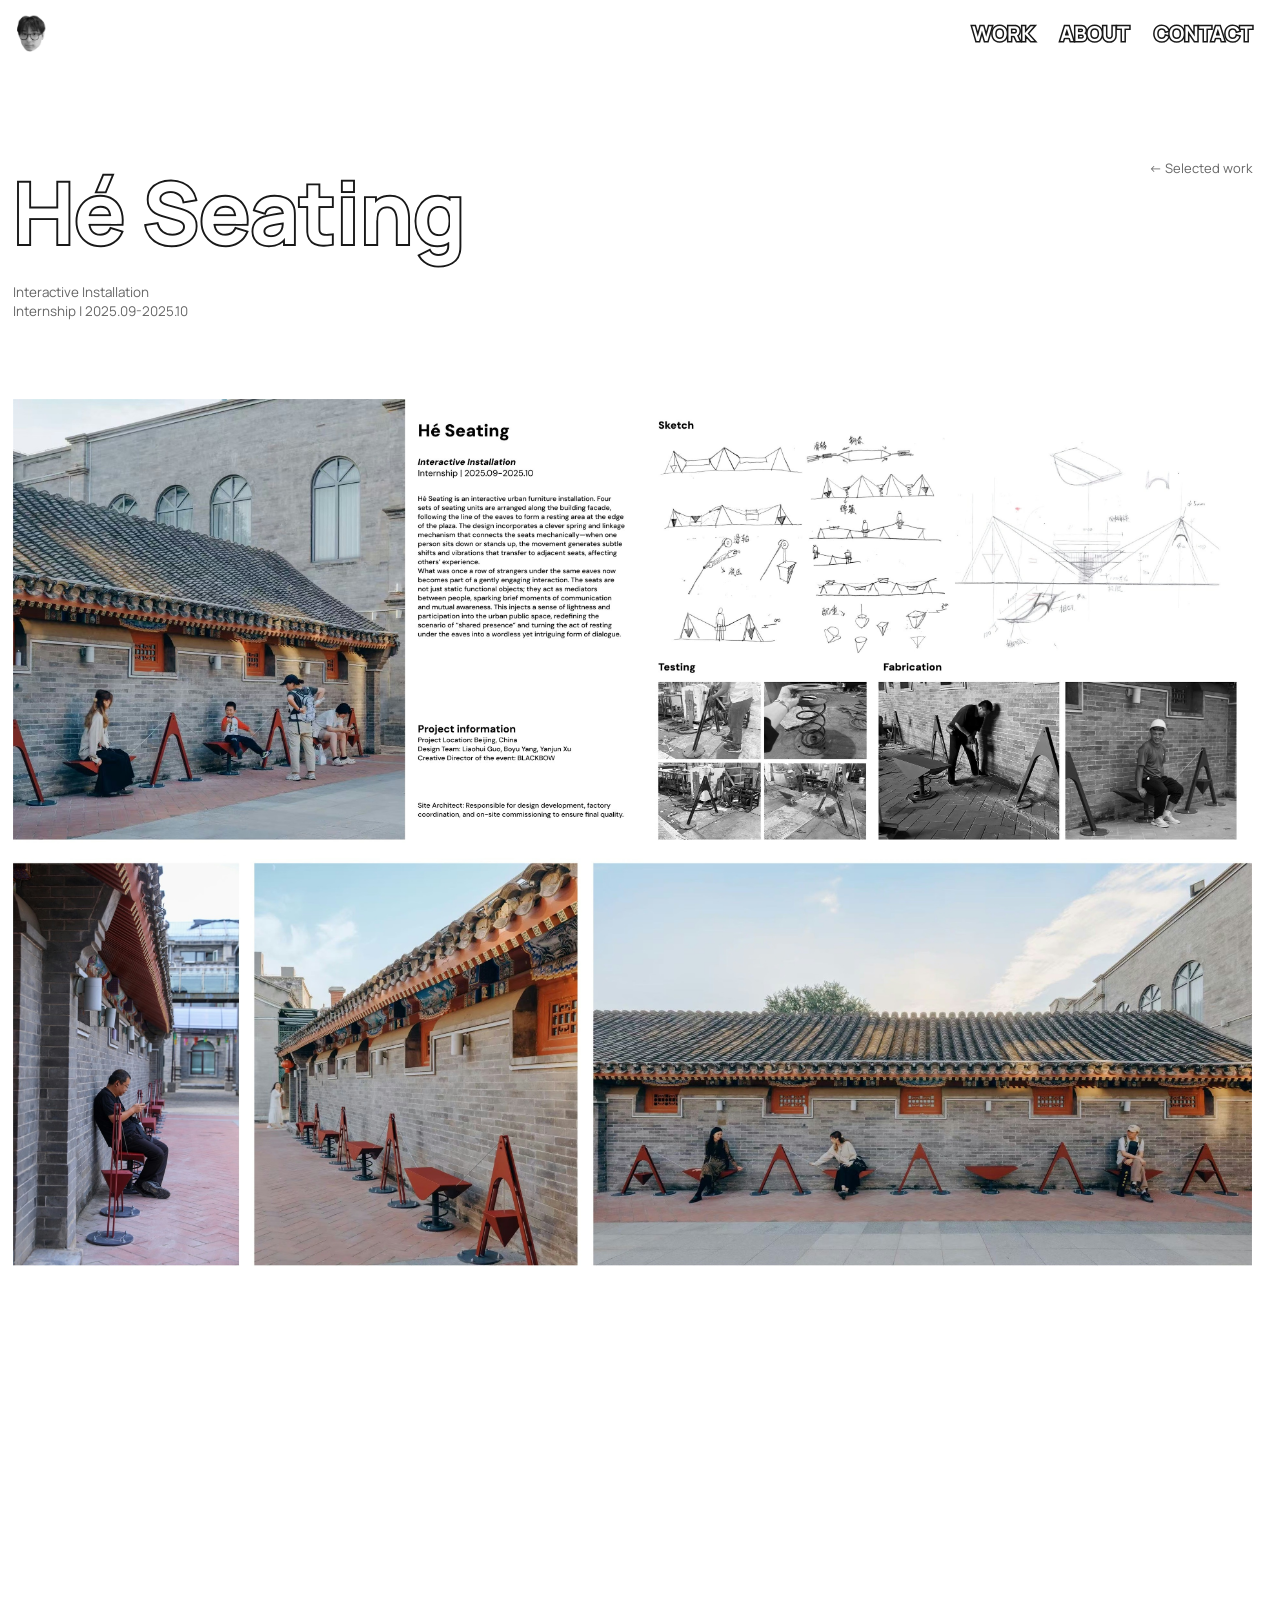
<file: he-seating.html>
<!doctype html>
<html lang="en">
<head>
  <meta charset="utf-8">
  <meta name="viewport" content="width=device-width, initial-scale=1, viewport-fit=cover">
  <meta name="theme-color" content="#ffffff">
  <meta name="description" content="Hé Seating project by Boyu Yang.">
  <title>Hé Seating — Boyu Yang</title>
  <link rel="preconnect" href="https://fonts.googleapis.com">
  <link rel="preconnect" href="https://fonts.gstatic.com" crossorigin>
  <link href="https://fonts.googleapis.com/css2?family=Manrope:wght@400;500;600;700;800&display=swap" rel="stylesheet">
  <link rel="stylesheet" href="cursor.css">
  <link rel="stylesheet" href="project.css">
  <link rel="preload" as="image" href="assets/project-details/he-seating/01-he-seating.avif" type="image/avif" fetchpriority="high">
  <link rel="stylesheet" href="he-seating-video.css">
  <script src="he-seating-video.js" defer></script>
  <script src="detail-images.js" defer></script>
  <script src="project-navigation.js?v=mobile-1" defer></script>
  <style>
    :root {
      color-scheme: light;
      --paper: #fff;
      --ink: #181818;
      --line: #e8e8e5;
      --accent: #b8d947;
      --page-gutter: clamp(12px, 1vw, 20px);
      --content-width: 100%;
    }

    * { box-sizing: border-box; }
    html { scroll-behavior: smooth; }

    body {
      margin: 0;
      background: var(--paper);
      color: var(--ink);
      font-family: "Manrope", "Helvetica Neue", Helvetica, Arial, sans-serif;
      -webkit-font-smoothing: antialiased;
    }

    .page-shell {
      width: min(100%, var(--content-width));
      margin-inline: auto;
      padding-inline: var(--page-gutter);
    }

    .topbar {
      height: 82px;
      display: flex;
      align-items: center;
      justify-content: space-between;
      font-size: 12px;
      letter-spacing: .035em;
      transform: translateY(-8px);
    }

    .wordmark {
      display: inline-flex;
      width: 38px;
      height: 38px;
      text-decoration: none;
      transition: color .25s ease, transform .25s ease;
    }

    .wordmark img { display: block; width: 100%; height: 100%; object-fit: contain; filter: grayscale(1); }
    .wordmark:hover { transform: scale(1.12) rotate(-5deg); }

    .nav { display: flex; align-items: center; gap: clamp(14px, 2vw, 28px); }

    .nav a {
      display: inline-flex;
      align-items: center;
      color: var(--paper);
      -webkit-text-fill-color: var(--paper);
      font-family: "Manrope", Arial, sans-serif;
      font-size: clamp(18px, 1.6vw, 24px);
      font-weight: 700;
      letter-spacing: 0;
      line-height: 1;
      text-decoration: none;
      -webkit-text-stroke: 3px var(--ink);
      paint-order: stroke fill;
      paint-order: stroke fill;
      transition: color .2s ease, transform .2s ease;
    }

    .nav a:hover { color: var(--ink); -webkit-text-fill-color: var(--ink); transform: scale(1.12); }
    .nav a:focus-visible, .back-link:focus-visible { outline: 2px solid var(--accent); outline-offset: 3px; }

    .project-heading {
      display: flex;
      justify-content: space-between;
      align-items: start;
      gap: 20px;
      padding: clamp(38px, 6vw, 78px) 0 clamp(42px, 6vw, 86px);
    }

    h1 {
      margin: 0;
      font-family: "Manrope", Arial, sans-serif;
      font-size: clamp(38px, 6.5vw, 82px);
      line-height: 1;
      font-weight: 400;
    }

    .back-link {
      padding-bottom: 7px;
      color: #666;
      font-size: 13px;
      text-decoration: none;
    }

    .back-link:hover { color: var(--ink); }

    .project-gallery {
      display: grid;
      gap: clamp(18px, 3vw, 40px);
      padding-bottom: clamp(72px, 10vw, 140px);
    }

    .project-gallery img {
      display: block;
      width: 100%;
      height: auto;
      background: #f5f5f2;
    }

    @media (max-width: 640px) {
      .topbar { height: 70px; }
      .nav { gap: 12px; }
      .nav a { font-size: 15px; }
      .project-heading { align-items: start; flex-direction: column; padding-top: 42px; padding-bottom: 46px; }
      .project-gallery { gap: 14px; }
    }

    @media (prefers-reduced-motion: reduce) {
      *, *::before, *::after { scroll-behavior: auto !important; transition-duration: .01ms !important; }
    }
  </style>
  <link rel="stylesheet" href="paper-motion.css?v=cursor-dot-2">
  <script src="paper-motion.js" defer></script>
  <script src="cursor-dot.js" defer></script>
  <link rel="stylesheet" href="side-panels.css?v=pink-headings-no-hyphens-1">
  <script src="side-panels.js" defer></script>
  <link rel="stylesheet" href="responsive.css?v=mobile-1">
</head>
<body>
  <header class="topbar page-shell">
    <a class="wordmark" href="index.html#top" aria-label="Boyu Yang, home"><img src="assets/profile.png" alt=""></a>
    <nav class="nav" aria-label="Main navigation">
      <a href="index.html#work">WORK</a>
      <a href="index.html#about">ABOUT</a>
      <a href="index.html#contact">CONTACT</a>
    </nav>
  </header>

  <main class="page-shell">
    <div class="project-heading">
      <div class="detail-title-block">
        <svg class="detail-title-svg" viewBox="0 0 1000 150" role="img" aria-label="Hé Seating" preserveAspectRatio="xMinYMid meet"><text x="0" y="112"><tspan>H</tspan><tspan>é</tspan><tspan dx="24">S</tspan><tspan>e</tspan><tspan>a</tspan><tspan>t</tspan><tspan>i</tspan><tspan>n</tspan><tspan>g</tspan></text></svg>
        <p class="detail-subtitle">Interactive Installation<br>Internship | 2025.09-2025.10</p>
      </div>
      <a class="back-link" data-project-back href="index.html#work">← Selected work</a>
    </div>
    <section class="project-gallery" aria-label="Hé Seating project image">
      <picture><source type="image/avif" srcset="assets/project-details/he-seating/01-he-seating.avif"><img loading="eager" src="assets/project-details/he-seating/01-he-seating.jpg" alt="Hé Seating project presentation" decoding="async" fetchpriority="high" width="3840" height="2731"></picture>
      <section class="he-film" aria-labelledby="he-film-title">
        <div class="he-film-heading">
          <h2 id="he-film-title">Project film</h2>
          <label class="he-film-quality" for="he-film-quality">Quality
            <select id="he-film-quality">
              <option value="assets/videos/he-seating/he-seating-720p.mp4">720p · Smooth</option>
              <option value="assets/videos/he-seating/he-seating-1080p.mp4">1080p · HD</option>
            </select>
          </label>
        </div>
        <div class="he-film-player">
          <video id="he-film-video" controls playsinline preload="none" width="1280" height="720" poster="assets/videos/he-seating/he-seating-poster.jpg" aria-label="Hé Seating project film" aria-describedby="he-film-status"></video>
          <button class="he-film-start" id="he-film-start" type="button" aria-label="Play Hé Seating project film">
            <span class="he-film-play-icon" aria-hidden="true">▶</span>
            <span>Play film</span>
          </button>
        </div>
        <div class="he-film-footer">
          <p id="he-film-status" role="status" aria-live="polite">Click to load and play. 720p is selected for smoother playback.</p>
          <a id="he-film-fallback" href="assets/videos/he-seating/he-seating-720p.mp4">Open video</a>
        </div>
        <noscript><p>JavaScript is disabled. Use the Open video link to play the film.</p></noscript>
      </section>
    </section>
    <nav class="project-bottom-nav" aria-label="Project navigation"><a class="back-link" data-project-back href="index.html#work">← Selected work</a></nav>
  </main>
</body>
</html>
</file>
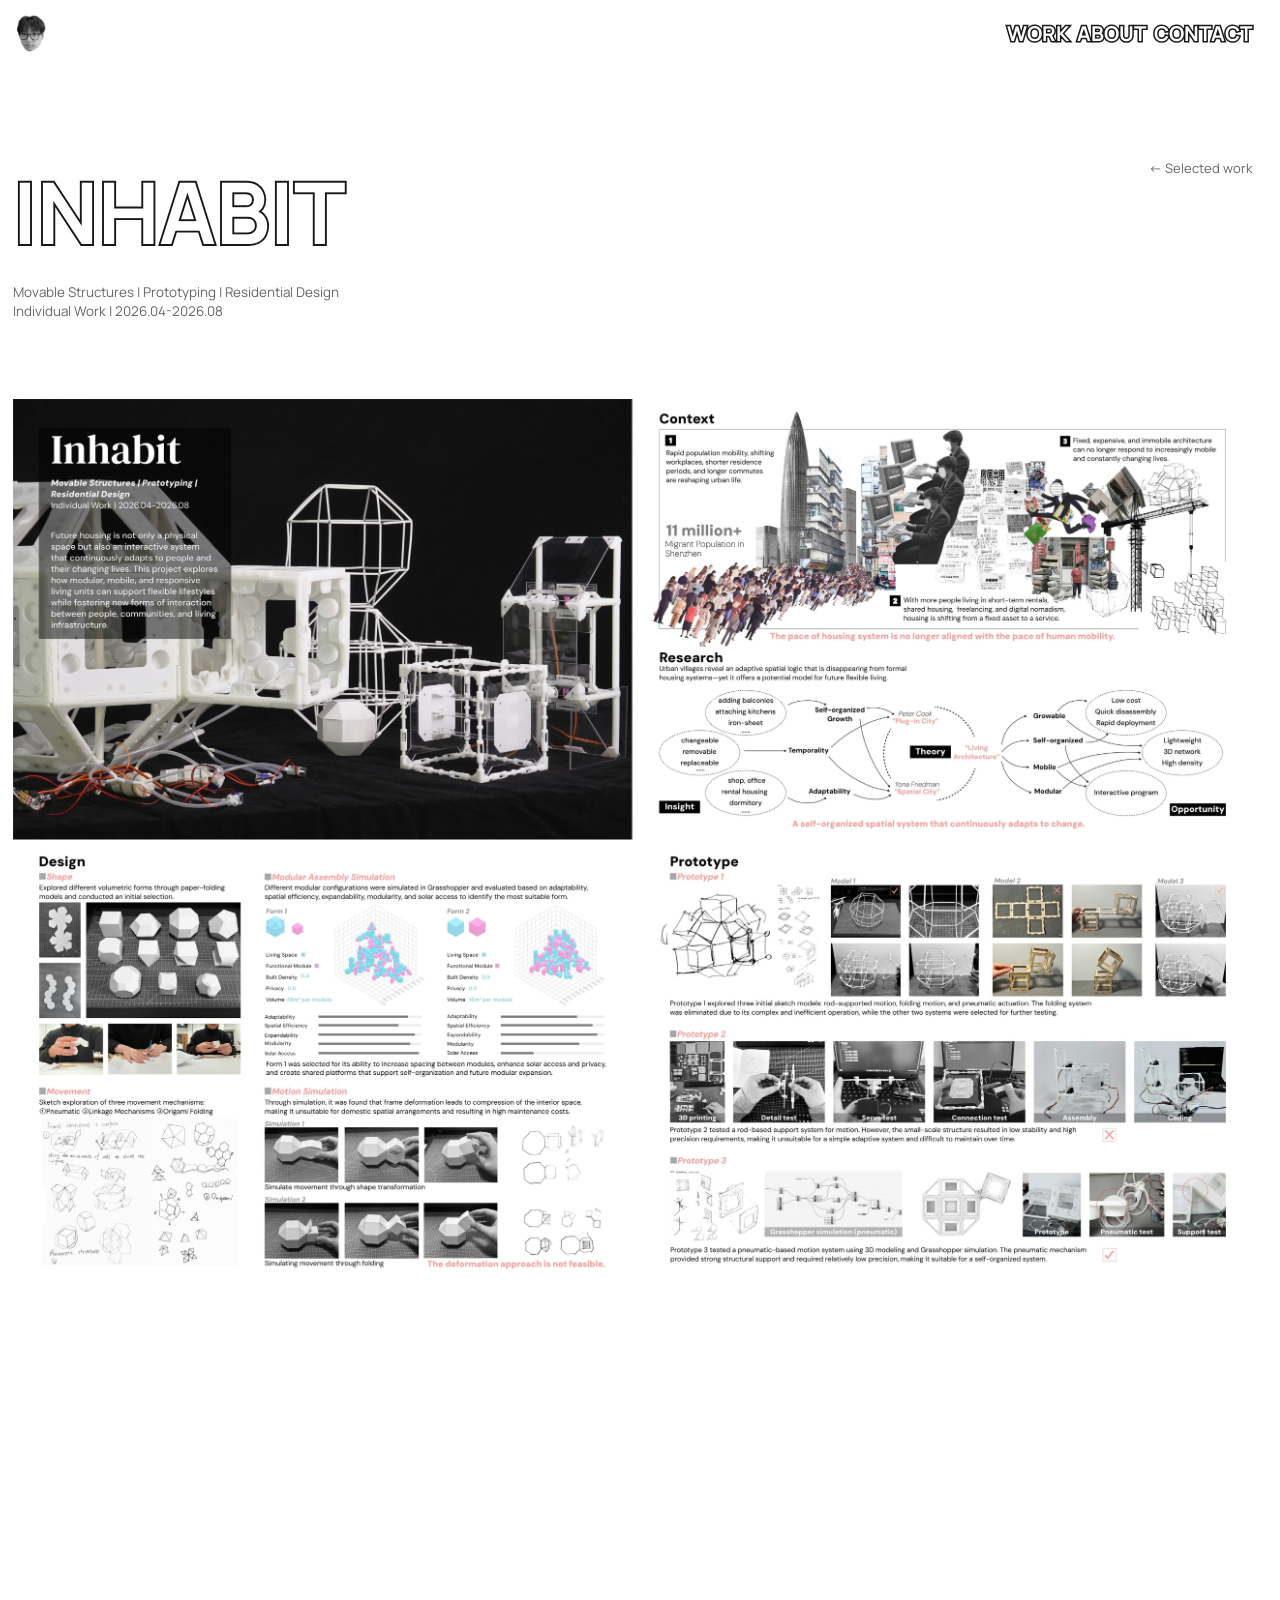
<file: inhabit.html>
<!doctype html>
<html lang="en">
<head>
  <meta charset="utf-8">
  <meta name="viewport" content="width=device-width, initial-scale=1, viewport-fit=cover">
  <meta name="theme-color" content="#ffffff">
  <meta name="description" content="Inhabit project by Boyu Yang.">
  <title>Inhabit — Boyu Yang</title>
  <link rel="preconnect" href="https://fonts.googleapis.com">
  <link rel="preconnect" href="https://fonts.gstatic.com" crossorigin>
  <link href="https://fonts.googleapis.com/css2?family=Manrope:wght@400;500;600;700;800&display=swap" rel="stylesheet">
  <link rel="stylesheet" href="cursor.css">
  <link rel="stylesheet" href="project.css">
  <link rel="preload" as="image" href="assets/project-details/inhabit/01-inhabit.avif" type="image/avif" fetchpriority="high">
  <script src="detail-images.js" defer></script>
  <script src="project-navigation.js?v=mobile-1" defer></script>
  <link rel="stylesheet" href="paper-motion.css?v=cursor-dot-2">
  <script src="paper-motion.js" defer></script>
  <script src="cursor-dot.js" defer></script>
  <link rel="stylesheet" href="side-panels.css?v=pink-headings-no-hyphens-1">
  <script src="side-panels.js" defer></script>
  <link rel="stylesheet" href="responsive.css?v=mobile-1">
</head>
<body>
  <header class="topbar page-shell">
    <a class="wordmark" href="index.html#top" aria-label="Boyu Yang, home"><img src="assets/profile.png" alt=""></a>
    <nav class="nav" aria-label="Main navigation">
      <a href="index.html#work">WORK</a><a href="index.html#about">ABOUT</a><a href="index.html#contact">CONTACT</a>
    </nav>
  </header>
  <main class="page-shell">
    <div class="project-heading">
      <div class="detail-title-block">
        <svg class="detail-title-svg" viewBox="0 0 1000 150" role="img" aria-label="Inhabit" preserveAspectRatio="xMinYMid meet"><text x="0" y="112"><tspan>I</tspan><tspan>N</tspan><tspan>H</tspan><tspan>A</tspan><tspan>B</tspan><tspan>I</tspan><tspan>T</tspan></text></svg>
        <p class="detail-subtitle">Movable Structures | Prototyping | Residential Design<br>Individual Work | 2026.04-2026.08</p>
      </div>
      <a class="back-link" data-project-back href="index.html#work">← Selected work</a>
    </div>
    <section class="project-gallery" aria-label="Inhabit project images in order">
      <picture><source type="image/avif" srcset="assets/project-details/inhabit/01-inhabit.avif"><img loading="eager" src="assets/project-details/inhabit/01-inhabit.jpg" alt="Inhabit project presentation image 1 of 3" decoding="async" fetchpriority="high" width="5120" height="3641"></picture>
      <picture data-deferred><source type="image/avif" data-srcset="assets/project-details/inhabit/02-inhabit.avif"><img data-src="assets/project-details/inhabit/02-inhabit.jpg" alt="Inhabit project presentation image 2 of 3" decoding="async" width="5120" height="3641"></picture>
      <picture data-deferred><source type="image/avif" data-srcset="assets/project-details/inhabit/03-inhabit.avif"><img data-src="assets/project-details/inhabit/03-inhabit.jpg" alt="Inhabit project presentation image 3 of 3" decoding="async" width="5120" height="3641"></picture>
    </section>
    <nav class="project-bottom-nav" aria-label="Project navigation"><a class="back-link" data-project-back href="index.html#work">← Selected work</a></nav>
  </main>
</body>
</html>
</file>
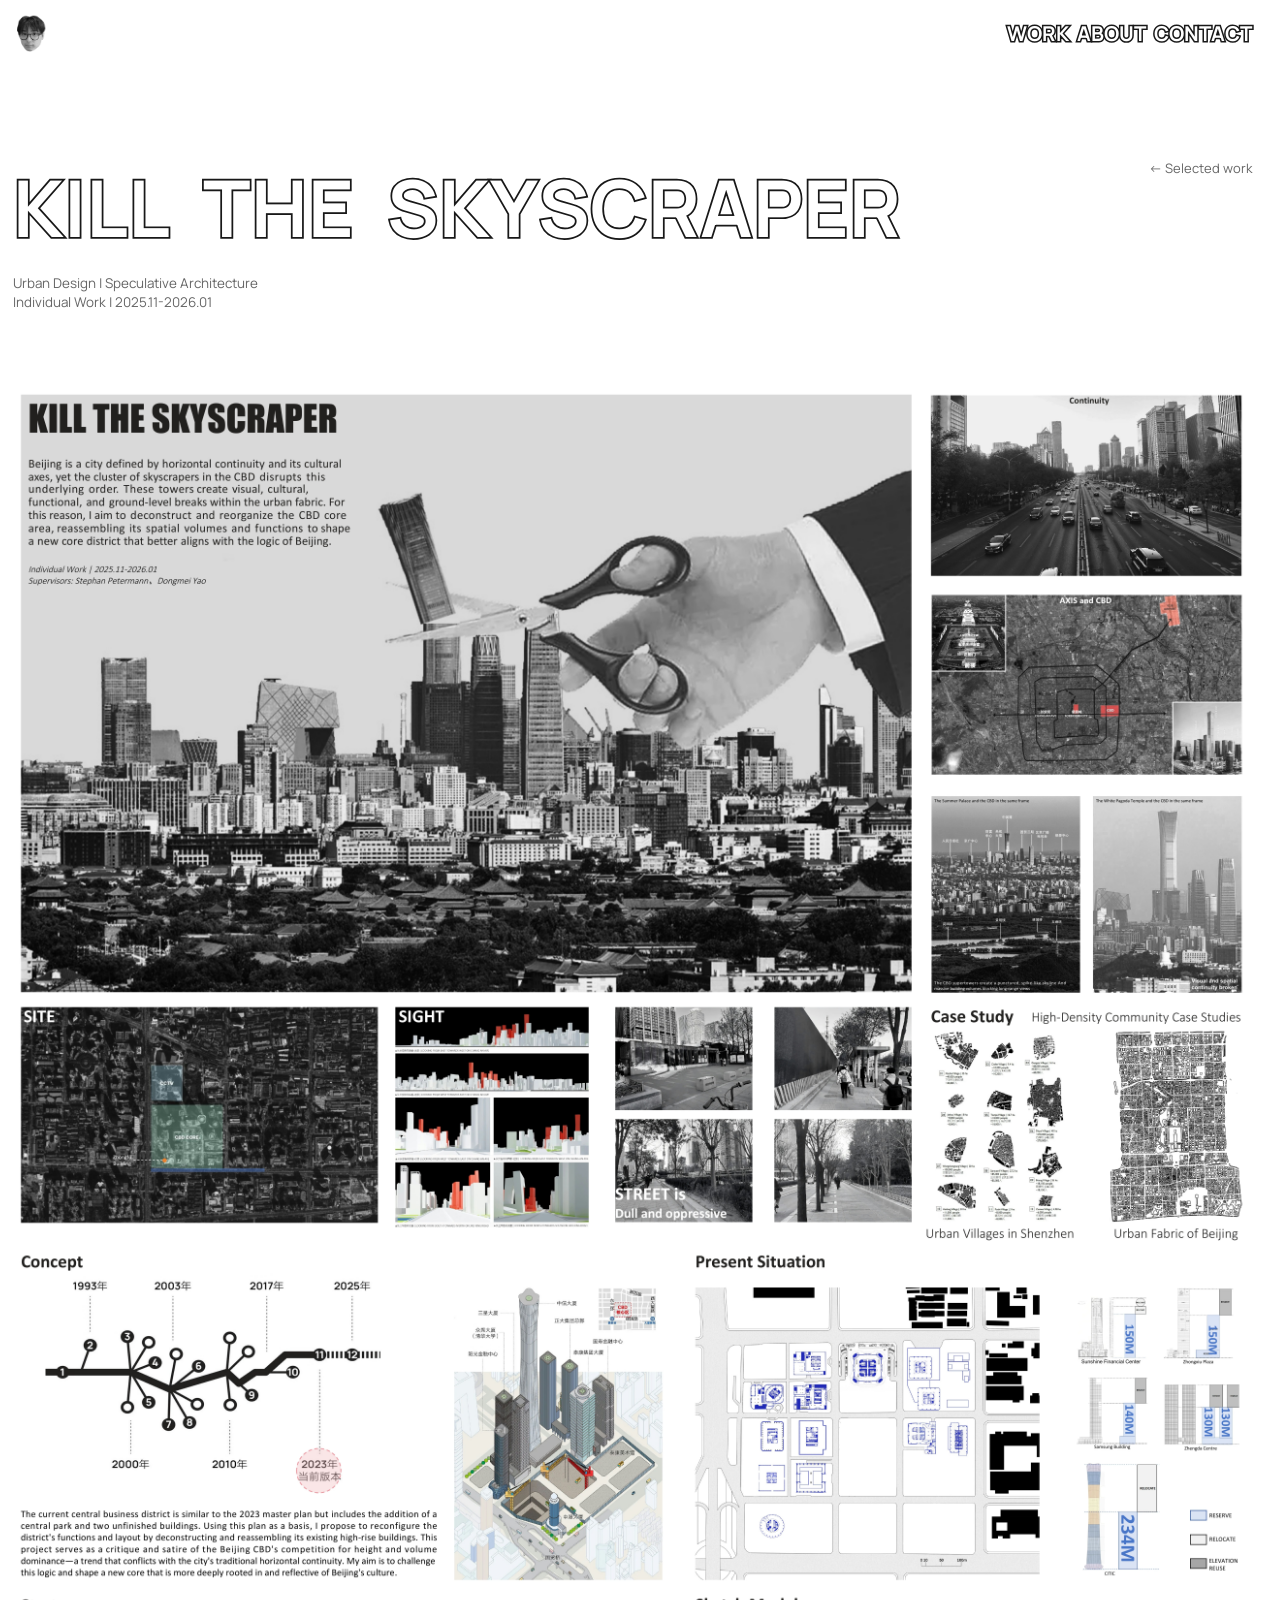
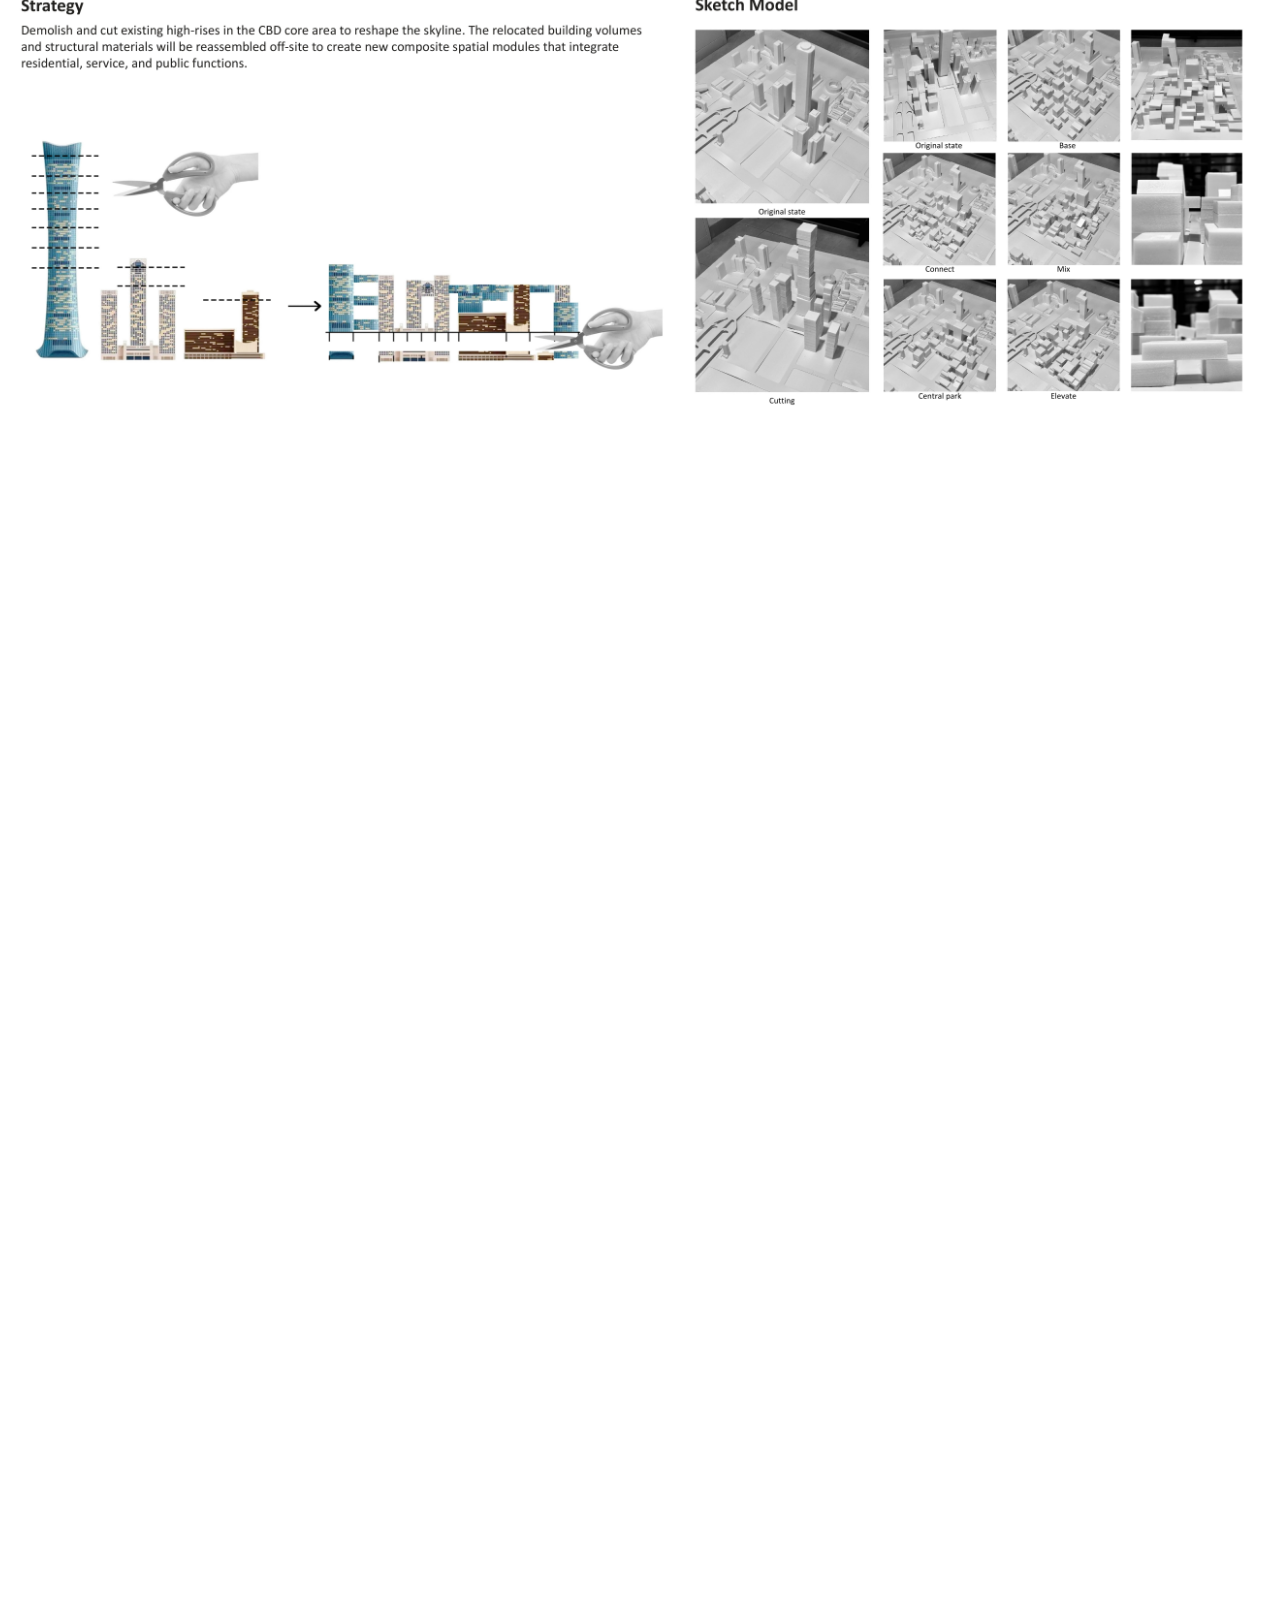
<file: kill-the-skyscraper.html>
<!doctype html>
<html lang="en">
<head>
  <meta charset="utf-8">
  <meta name="viewport" content="width=device-width, initial-scale=1, viewport-fit=cover">
  <meta name="theme-color" content="#ffffff">
  <meta name="description" content="Kill the skyscraper project by Boyu Yang.">
  <title>Kill the skyscraper — Boyu Yang</title>
  <link rel="preconnect" href="https://fonts.googleapis.com">
  <link rel="preconnect" href="https://fonts.gstatic.com" crossorigin>
  <link href="https://fonts.googleapis.com/css2?family=Manrope:wght@400;500;600;700;800&display=swap" rel="stylesheet">
  <link rel="stylesheet" href="cursor.css">
  <link rel="stylesheet" href="project.css">
  <link rel="preload" as="image" href="assets/project-details/kill-the-skyscraper/01-kill-the-skyscraper-pdf.avif?v=comma-fix-1" type="image/avif" fetchpriority="high">
  <script src="detail-images.js" defer></script>
  <script src="project-navigation.js?v=mobile-1" defer></script>
  <style>
    .skyscraper-page .detail-title-svg { width: min(82vw, 1300px); }
    .skyscraper-page .project-gallery { margin-inline: calc(12px - var(--page-gutter)); }
    @media (max-width: 640px) {
      .skyscraper-page .detail-title-svg { width: 100%; }
    }
  </style>
  <link rel="stylesheet" href="paper-motion.css?v=cursor-dot-2">
  <script src="paper-motion.js" defer></script>
  <script src="cursor-dot.js" defer></script>
  <link rel="stylesheet" href="side-panels.css?v=pink-headings-no-hyphens-1">
  <script src="side-panels.js" defer></script>
  <link rel="stylesheet" href="responsive.css?v=mobile-1">
</head>
<body class="skyscraper-page">
  <header class="topbar page-shell">
    <a class="wordmark" href="index.html#top" aria-label="Boyu Yang, home"><img src="assets/profile.png" alt=""></a>
    <nav class="nav" aria-label="Main navigation">
      <a href="index.html#work">WORK</a><a href="index.html#about">ABOUT</a><a href="index.html#contact">CONTACT</a>
    </nav>
  </header>
  <main class="page-shell">
    <div class="project-heading">
      <div class="detail-title-block">
        <svg class="detail-title-svg" viewBox="0 0 1500 150" role="img" aria-label="Kill the skyscraper" preserveAspectRatio="xMinYMid meet"><text x="0" y="112"><tspan>K</tspan><tspan>I</tspan><tspan>L</tspan><tspan>L</tspan><tspan dx="24"> </tspan><tspan>T</tspan><tspan>H</tspan><tspan>E</tspan><tspan dx="24"> </tspan><tspan>S</tspan><tspan>K</tspan><tspan>Y</tspan><tspan>S</tspan><tspan>C</tspan><tspan>R</tspan><tspan>A</tspan><tspan>P</tspan><tspan>E</tspan><tspan>R</tspan></text></svg>
        <p class="detail-subtitle">Urban Design | Speculative Architecture<br>Individual Work | 2025.11-2026.01</p>
      </div>
      <a class="back-link" data-project-back href="index.html#work">← Selected work</a>
    </div>
    <section class="project-gallery" aria-label="Kill the skyscraper presentation boards from the PDF in order">
      <picture><source type="image/avif" srcset="assets/project-details/kill-the-skyscraper/01-kill-the-skyscraper-pdf.avif?v=comma-fix-1"><img loading="eager" src="assets/project-details/kill-the-skyscraper/01-kill-the-skyscraper-pdf.jpg?v=comma-fix-1" width="5120" height="6752" alt="Kill the skyscraper presentation board 1 of 5" decoding="async" fetchpriority="high"></picture>
      <picture data-deferred><source type="image/avif" data-srcset="assets/project-details/kill-the-skyscraper/02-kill-the-skyscraper-pdf.avif"><img data-src="assets/project-details/kill-the-skyscraper/02-kill-the-skyscraper-pdf.jpg" width="5120" height="5735" alt="Kill the skyscraper presentation board 2 of 5" decoding="async"></picture>
      <picture data-deferred><source type="image/avif" data-srcset="assets/project-details/kill-the-skyscraper/03-kill-the-skyscraper-pdf.avif"><img data-src="assets/project-details/kill-the-skyscraper/03-kill-the-skyscraper-pdf.jpg" width="5120" height="6752" alt="Kill the skyscraper presentation board 3 of 5" decoding="async"></picture>
      <picture data-deferred><source type="image/avif" data-srcset="assets/project-details/kill-the-skyscraper/04-kill-the-skyscraper-pdf.avif"><img data-src="assets/project-details/kill-the-skyscraper/04-kill-the-skyscraper-pdf.jpg" width="5120" height="6752" alt="Kill the skyscraper presentation board 4 of 5" decoding="async"></picture>
      <picture data-deferred><source type="image/avif" data-srcset="assets/project-details/kill-the-skyscraper/05-kill-the-skyscraper-pdf.avif"><img data-src="assets/project-details/kill-the-skyscraper/05-kill-the-skyscraper-pdf.jpg" width="5120" height="6752" alt="Kill the skyscraper presentation board 5 of 5" decoding="async"></picture>
    </section>
    <nav class="project-bottom-nav" aria-label="Project navigation"><a class="back-link" data-project-back href="index.html#work">← Selected work</a></nav>
  </main>
</body>
</html>
</file>
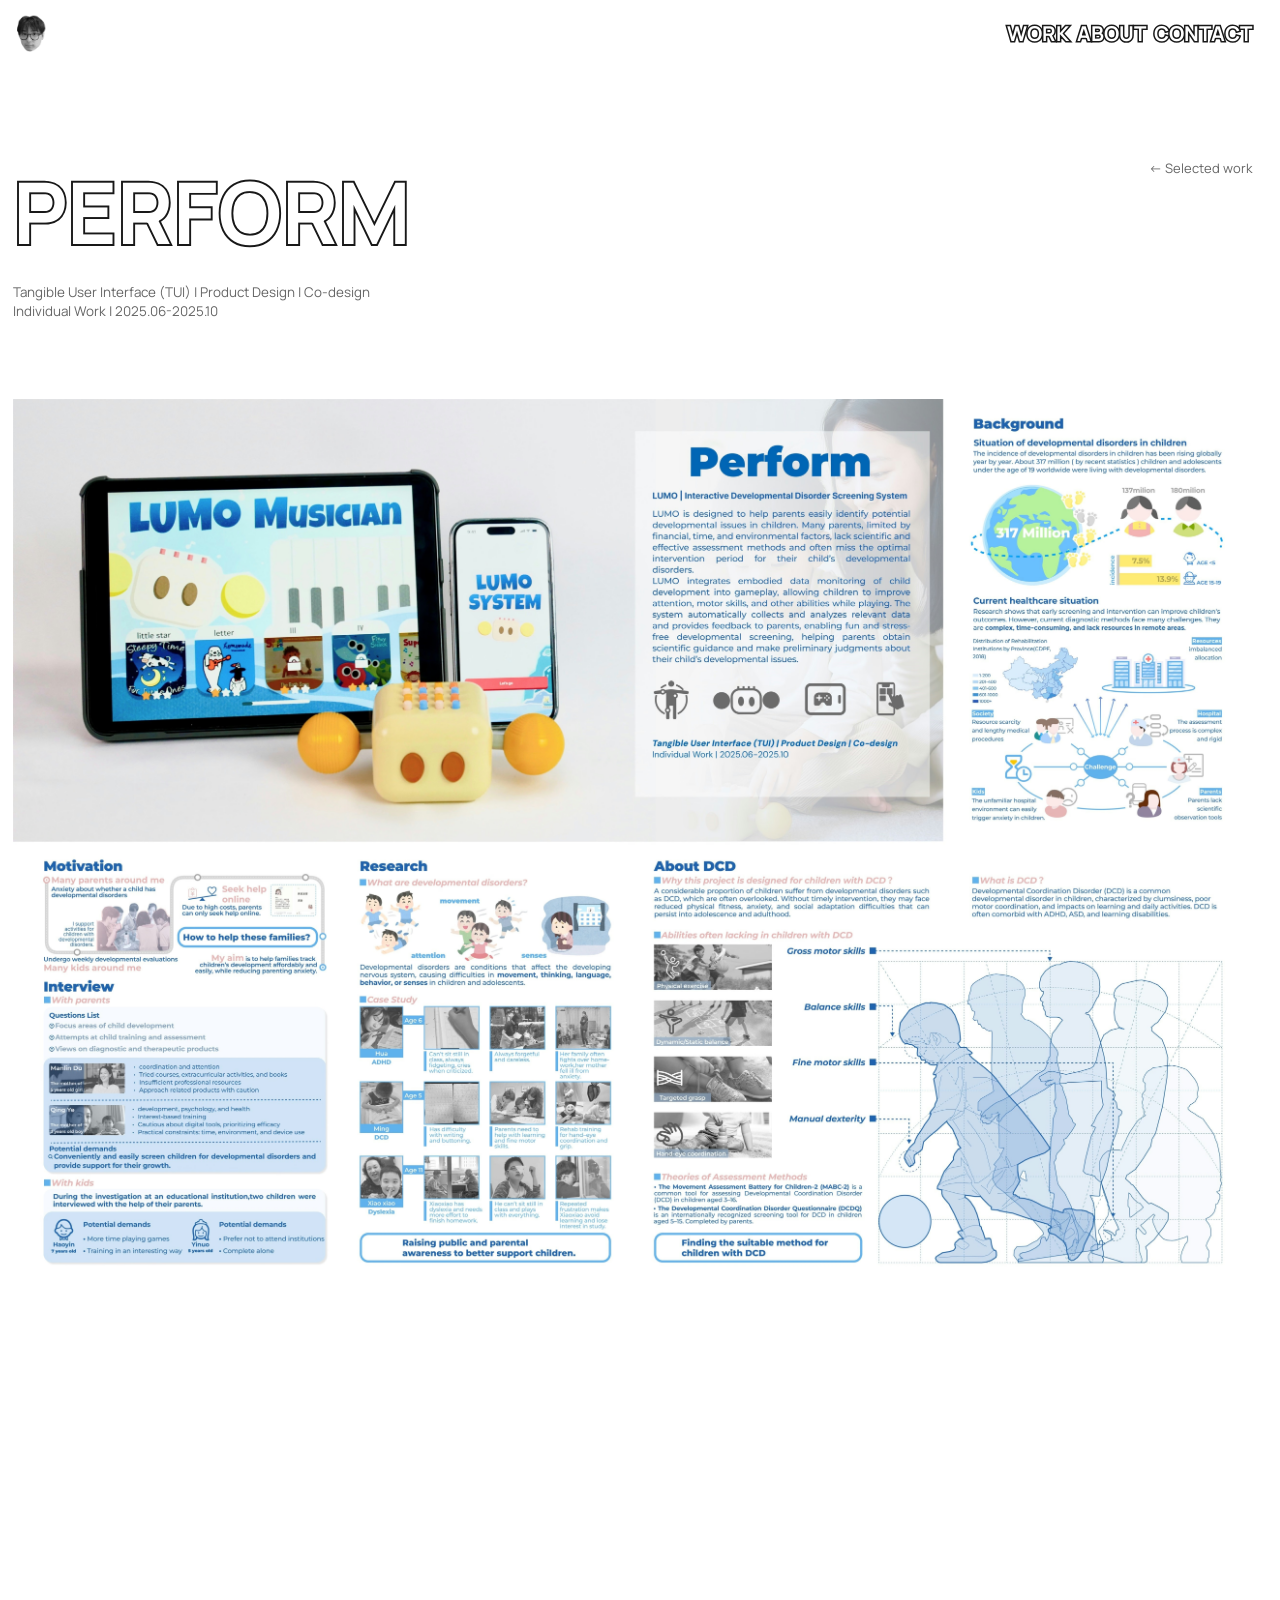
<file: lumo.html>
<!doctype html>
<html lang="en">
<head>
  <meta charset="utf-8">
  <meta name="viewport" content="width=device-width, initial-scale=1, viewport-fit=cover">
  <meta name="theme-color" content="#ffffff">
  <meta name="description" content="LUMO project by Boyu Yang.">
  <title>LUMO — Boyu Yang</title>
  <link rel="preconnect" href="https://fonts.googleapis.com">
  <link rel="preconnect" href="https://fonts.gstatic.com" crossorigin>
  <link href="https://fonts.googleapis.com/css2?family=Manrope:wght@400;500;600;700;800&display=swap" rel="stylesheet">
  <link rel="stylesheet" href="cursor.css">
  <style>
    :root {
      color-scheme: light;
      --paper: #fff;
      --ink: #181818;
      --accent: #b8d947;
      --page-gutter: clamp(12px, 1vw, 20px);
      --content-width: 100%;
    }

    * { box-sizing: border-box; }
    html { scroll-behavior: smooth; }

    body {
      margin: 0;
      background: var(--paper);
      color: var(--ink);
      font-family: "Manrope", "Helvetica Neue", Helvetica, Arial, sans-serif;
      -webkit-font-smoothing: antialiased;
    }

    .page-shell {
      width: min(100%, var(--content-width));
      margin-inline: auto;
      padding-inline: var(--page-gutter);
    }

    .topbar {
      height: 82px;
      display: flex;
      align-items: center;
      justify-content: space-between;
      font-size: 12px;
      letter-spacing: .035em;
      transform: translateY(-8px);
    }

    .wordmark {
      display: inline-flex;
      width: 38px;
      height: 38px;
      text-decoration: none;
      transition: color .25s ease, transform .25s ease;
    }

    .wordmark img { display: block; width: 100%; height: 100%; object-fit: contain; filter: grayscale(1); }
    .wordmark:hover { transform: scale(1.12) rotate(-5deg); }
    .nav { display: flex; align-items: center; gap: clamp(14px, 2vw, 28px); }

    .nav a {
      display: inline-flex;
      align-items: center;
      color: var(--paper);
      -webkit-text-fill-color: var(--paper);
      font-family: "Manrope", Arial, sans-serif;
      font-size: clamp(18px, 1.6vw, 24px);
      font-weight: 700;
      letter-spacing: 0;
      line-height: 1;
      text-decoration: none;
      -webkit-text-stroke: 3px var(--ink);
      paint-order: stroke fill;
      paint-order: stroke fill;
      transition: color .2s ease, transform .2s ease;
    }

    .nav a:hover { color: var(--ink); -webkit-text-fill-color: var(--ink); transform: scale(1.12); }
    .nav a:focus-visible, .back-link:focus-visible { outline: 2px solid var(--accent); outline-offset: 3px; }

    .project-heading {
      display: flex;
      justify-content: space-between;
      align-items: end;
      gap: 20px;
      padding: clamp(42px, 7vw, 96px) 0 24px;
    }

    h1 {
      margin: 0;
      font-family: "Manrope", Arial, sans-serif;
      font-size: clamp(38px, 6.5vw, 82px);
      line-height: 1;
      font-weight: 400;
    }

    .back-link {
      padding-bottom: 7px;
      color: #666;
      font-size: 13px;
      text-decoration: none;
    }

    .back-link:hover { color: var(--ink); }

    .project-gallery {
      display: grid;
      gap: clamp(12px, 1.2vw, 20px);
      padding-bottom: clamp(72px, 10vw, 140px);
    }

    .project-gallery img {
      display: block;
      width: 100%;
      max-width: none;
      height: auto;
      background: #f5f5f2;
    }

    @media (max-width: 640px) {
      .topbar { height: 70px; }
      .nav { gap: 12px; }
      .nav a { font-size: 15px; }
      .project-heading { align-items: start; flex-direction: column; padding-top: 46px; }
      .project-gallery { gap: 14px; }
    }

    @media (prefers-reduced-motion: reduce) {
      *, *::before, *::after { scroll-behavior: auto !important; transition-duration: .01ms !important; }
    }
  </style>
  <link rel="stylesheet" href="project.css">
  <link rel="preload" as="image" href="assets/project-details/lumo/01-lumo.avif" type="image/avif" fetchpriority="high">
  <script src="detail-images.js" defer></script>
  <script src="project-navigation.js?v=mobile-1" defer></script>
  <link rel="stylesheet" href="paper-motion.css?v=cursor-dot-2">
  <script src="paper-motion.js" defer></script>
  <script src="cursor-dot.js" defer></script>
  <link rel="stylesheet" href="side-panels.css?v=pink-headings-no-hyphens-1">
  <script src="side-panels.js" defer></script>
  <link rel="stylesheet" href="responsive.css?v=mobile-1">
</head>
<body>
  <header class="topbar page-shell">
    <a class="wordmark" href="index.html#top" aria-label="Boyu Yang, home"><img src="assets/profile.png" alt=""></a>
    <nav class="nav" aria-label="Main navigation">
      <a href="index.html#work">WORK</a>
      <a href="index.html#about">ABOUT</a>
      <a href="index.html#contact">CONTACT</a>
    </nav>
  </header>

  <main class="page-shell">
    <div class="project-heading">
      <div class="detail-title-block">
        <svg class="detail-title-svg" viewBox="0 0 1000 150" role="img" aria-label="PERFORM" preserveAspectRatio="xMinYMid meet"><text x="0" y="112"><tspan>P</tspan><tspan>E</tspan><tspan>R</tspan><tspan>F</tspan><tspan>O</tspan><tspan>R</tspan><tspan>M</tspan></text></svg>
        <p class="detail-subtitle">Tangible User Interface (TUI) | Product Design | Co-design<br>Individual Work | 2025.06-2025.10</p>
      </div>
      <a class="back-link" data-project-back href="index.html#work">← Selected work</a>
    </div>
    <section class="project-gallery" aria-label="LUMO project images in order">
      <picture><source type="image/avif" srcset="assets/project-details/lumo/01-lumo.avif"><img loading="eager" src="assets/project-details/lumo/01-lumo.jpg" alt="LUMO project presentation image 1 of 4" decoding="async" fetchpriority="high" width="5120" height="3641"></picture>
      <picture data-deferred><source type="image/avif" data-srcset="assets/project-details/lumo/02-lumo.avif"><img data-src="assets/project-details/lumo/02-lumo.jpg" alt="LUMO project presentation image 2 of 4" decoding="async" width="5120" height="3641"></picture>
      <picture data-deferred><source type="image/avif" data-srcset="assets/project-details/lumo/03-lumo.avif"><img data-src="assets/project-details/lumo/03-lumo.jpg" alt="LUMO project presentation image 3 of 4" decoding="async" width="5120" height="3641"></picture>
      <picture data-deferred><source type="image/avif" data-srcset="assets/project-details/lumo/04-lumo.avif"><img data-src="assets/project-details/lumo/04-lumo.jpg" alt="LUMO project presentation image 4 of 4" decoding="async" width="5120" height="3641"></picture>
    </section>
    <nav class="project-bottom-nav" aria-label="Project navigation"><a class="back-link" data-project-back href="index.html#work">← Selected work</a></nav>
  </main>
</body>
</html>
</file>
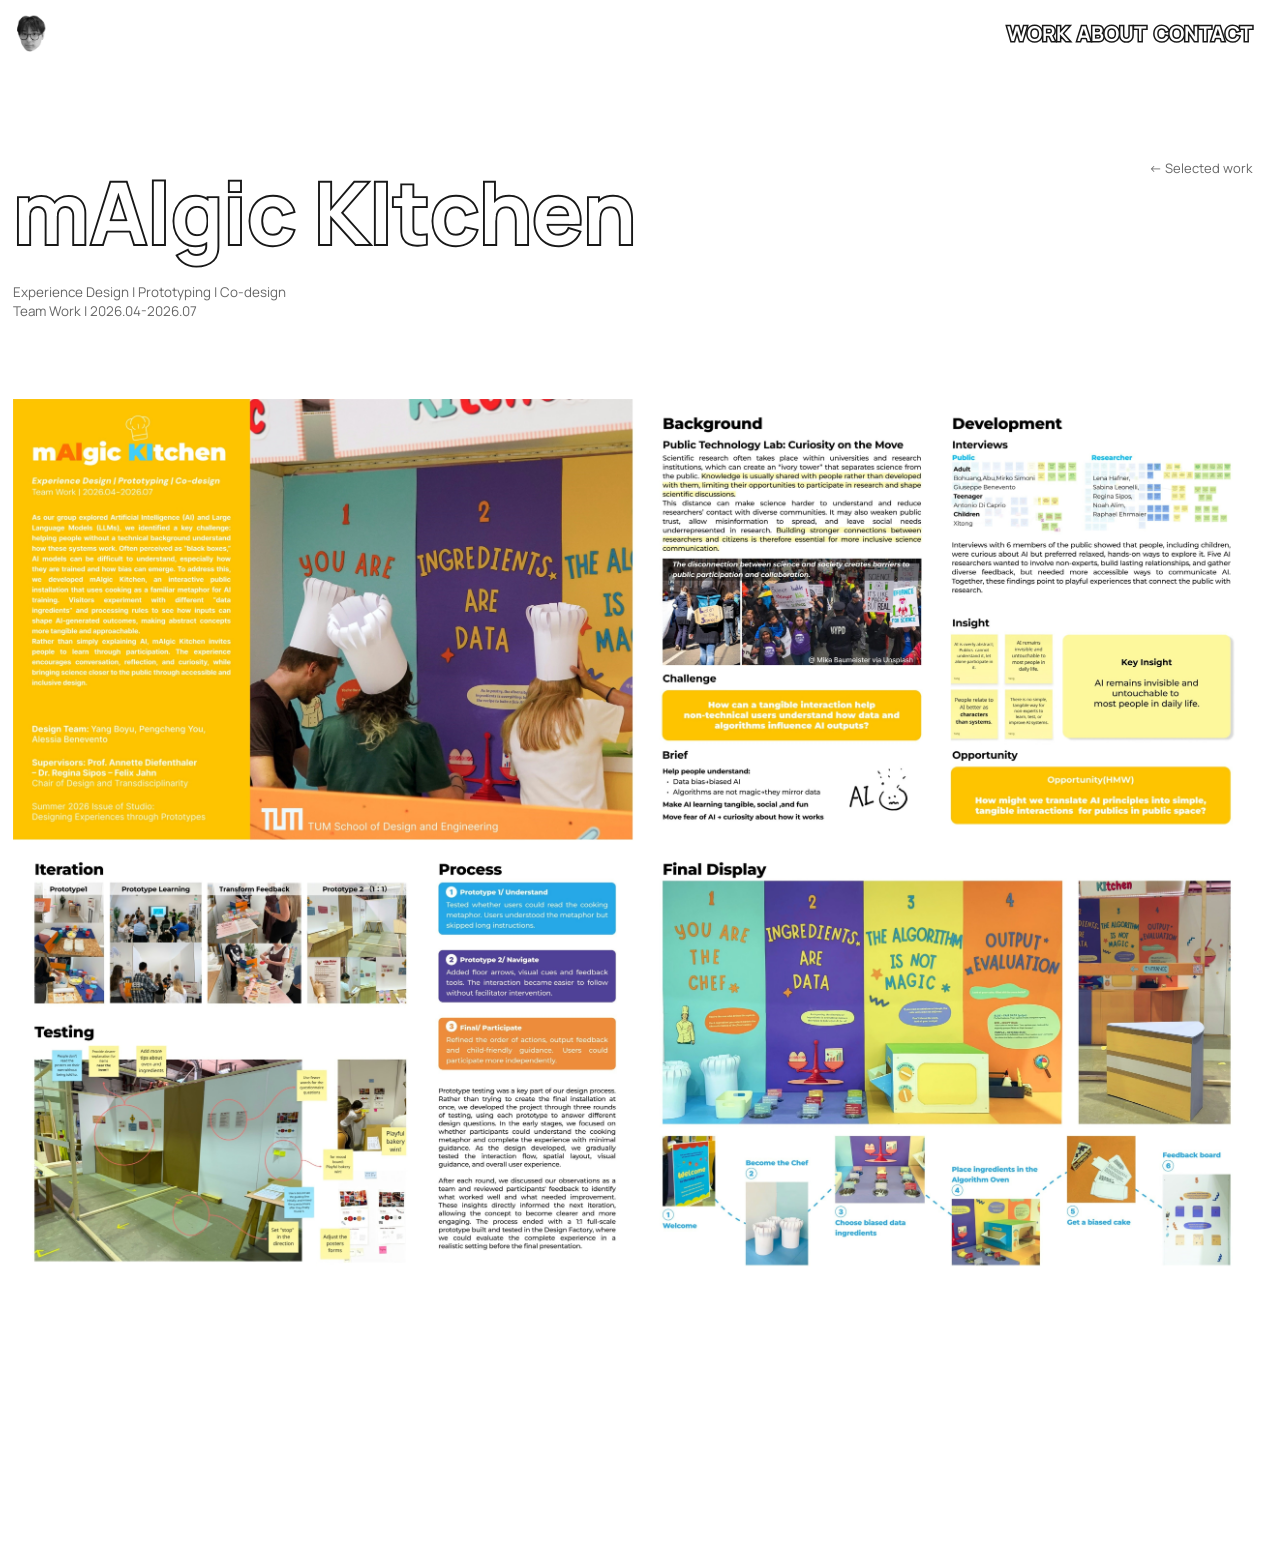
<file: malgic-kitchen.html>
<!doctype html>
<html lang="en">
<head>
  <meta charset="utf-8">
  <meta name="viewport" content="width=device-width, initial-scale=1, viewport-fit=cover">
  <meta name="theme-color" content="#ffffff">
  <meta name="description" content="mAlgic KItchen project by Boyu Yang.">
  <title>mAlgic KItchen — Boyu Yang</title>
  <link rel="preconnect" href="https://fonts.googleapis.com">
  <link rel="preconnect" href="https://fonts.gstatic.com" crossorigin>
  <link href="https://fonts.googleapis.com/css2?family=Manrope:wght@400;500;600;700;800&display=swap" rel="stylesheet">
  <link rel="stylesheet" href="cursor.css">
  <link rel="stylesheet" href="project.css">
  <link rel="preload" as="image" href="assets/project-details/malgic-kitchen/01-malgic-kitchen.avif" type="image/avif" fetchpriority="high">
  <script src="detail-images.js" defer></script>
  <script src="project-navigation.js?v=mobile-1" defer></script>
  <link rel="stylesheet" href="paper-motion.css?v=cursor-dot-2">
  <script src="paper-motion.js" defer></script>
  <script src="cursor-dot.js" defer></script>
  <link rel="stylesheet" href="side-panels.css?v=pink-headings-no-hyphens-1">
  <script src="side-panels.js" defer></script>
  <link rel="stylesheet" href="responsive.css?v=mobile-1">
</head>
<body>
  <header class="topbar page-shell">
    <a class="wordmark" href="index.html#top" aria-label="Boyu Yang, home"><img src="assets/profile.png" alt=""></a>
    <nav class="nav" aria-label="Main navigation">
      <a href="index.html#work">WORK</a><a href="index.html#about">ABOUT</a><a href="index.html#contact">CONTACT</a>
    </nav>
  </header>
  <main class="page-shell">
    <div class="project-heading">
      <div class="detail-title-block">
        <svg class="detail-title-svg" viewBox="0 0 1000 150" role="img" aria-label="mAlgic KItchen" preserveAspectRatio="xMinYMid meet"><text x="0" y="112"><tspan>m</tspan><tspan class="title-orange">A</tspan><tspan class="title-orange">l</tspan><tspan>g</tspan><tspan>i</tspan><tspan>c</tspan><tspan class="title-blue" dx="24">K</tspan><tspan class="title-blue">I</tspan><tspan>t</tspan><tspan>c</tspan><tspan>h</tspan><tspan>e</tspan><tspan>n</tspan></text></svg>
        <p class="detail-subtitle">Experience Design | Prototyping | Co-design<br>Team Work | 2026.04-2026.07</p>
      </div>
      <a class="back-link" data-project-back href="index.html#work">← Selected work</a>
    </div>
    <section class="project-gallery" aria-label="mAlgic KItchen project image">
      <picture><source type="image/avif" srcset="assets/project-details/malgic-kitchen/01-malgic-kitchen.avif"><img loading="eager" src="assets/project-details/malgic-kitchen/01-malgic-kitchen.jpg" alt="mAlgic KItchen project presentation" decoding="async" fetchpriority="high" width="5120" height="3641"></picture>
    </section>
    <nav class="project-bottom-nav" aria-label="Project navigation"><a class="back-link" data-project-back href="index.html#work">← Selected work</a></nav>
  </main>
</body>
</html>
</file>
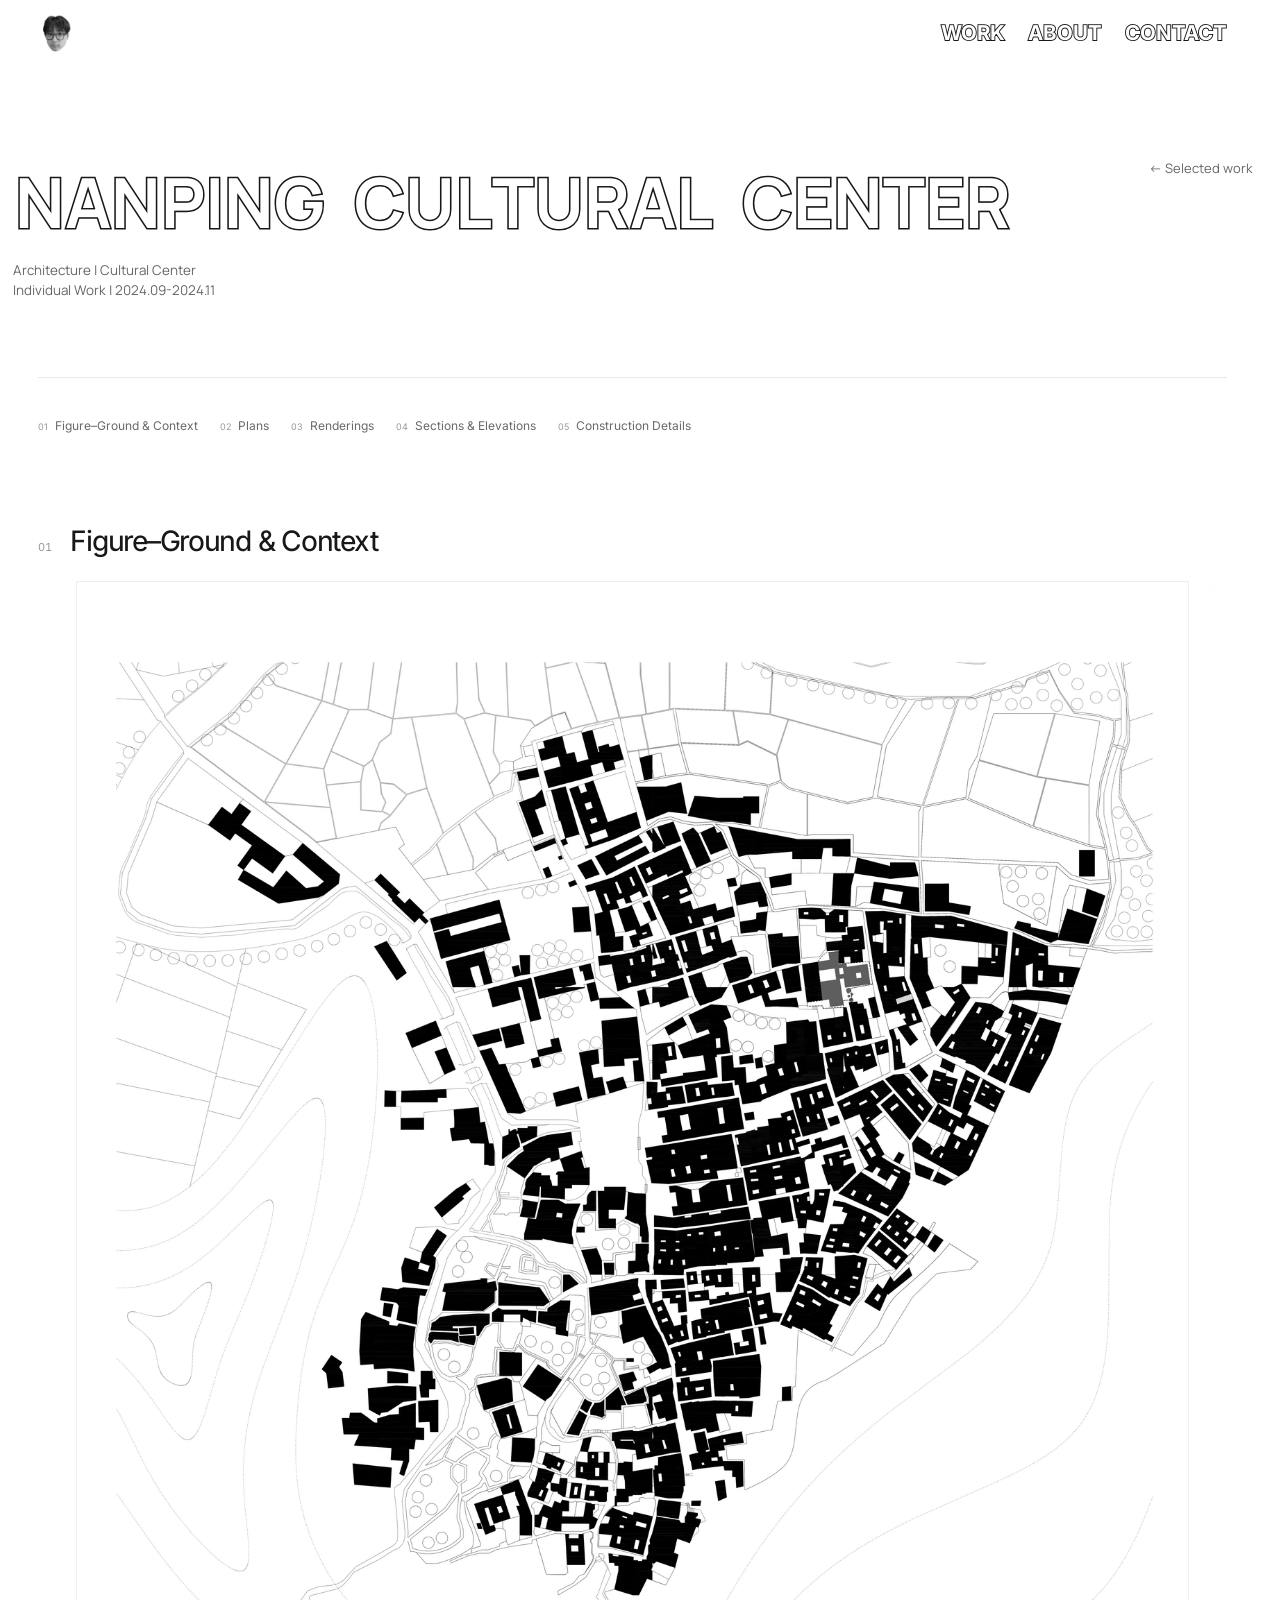
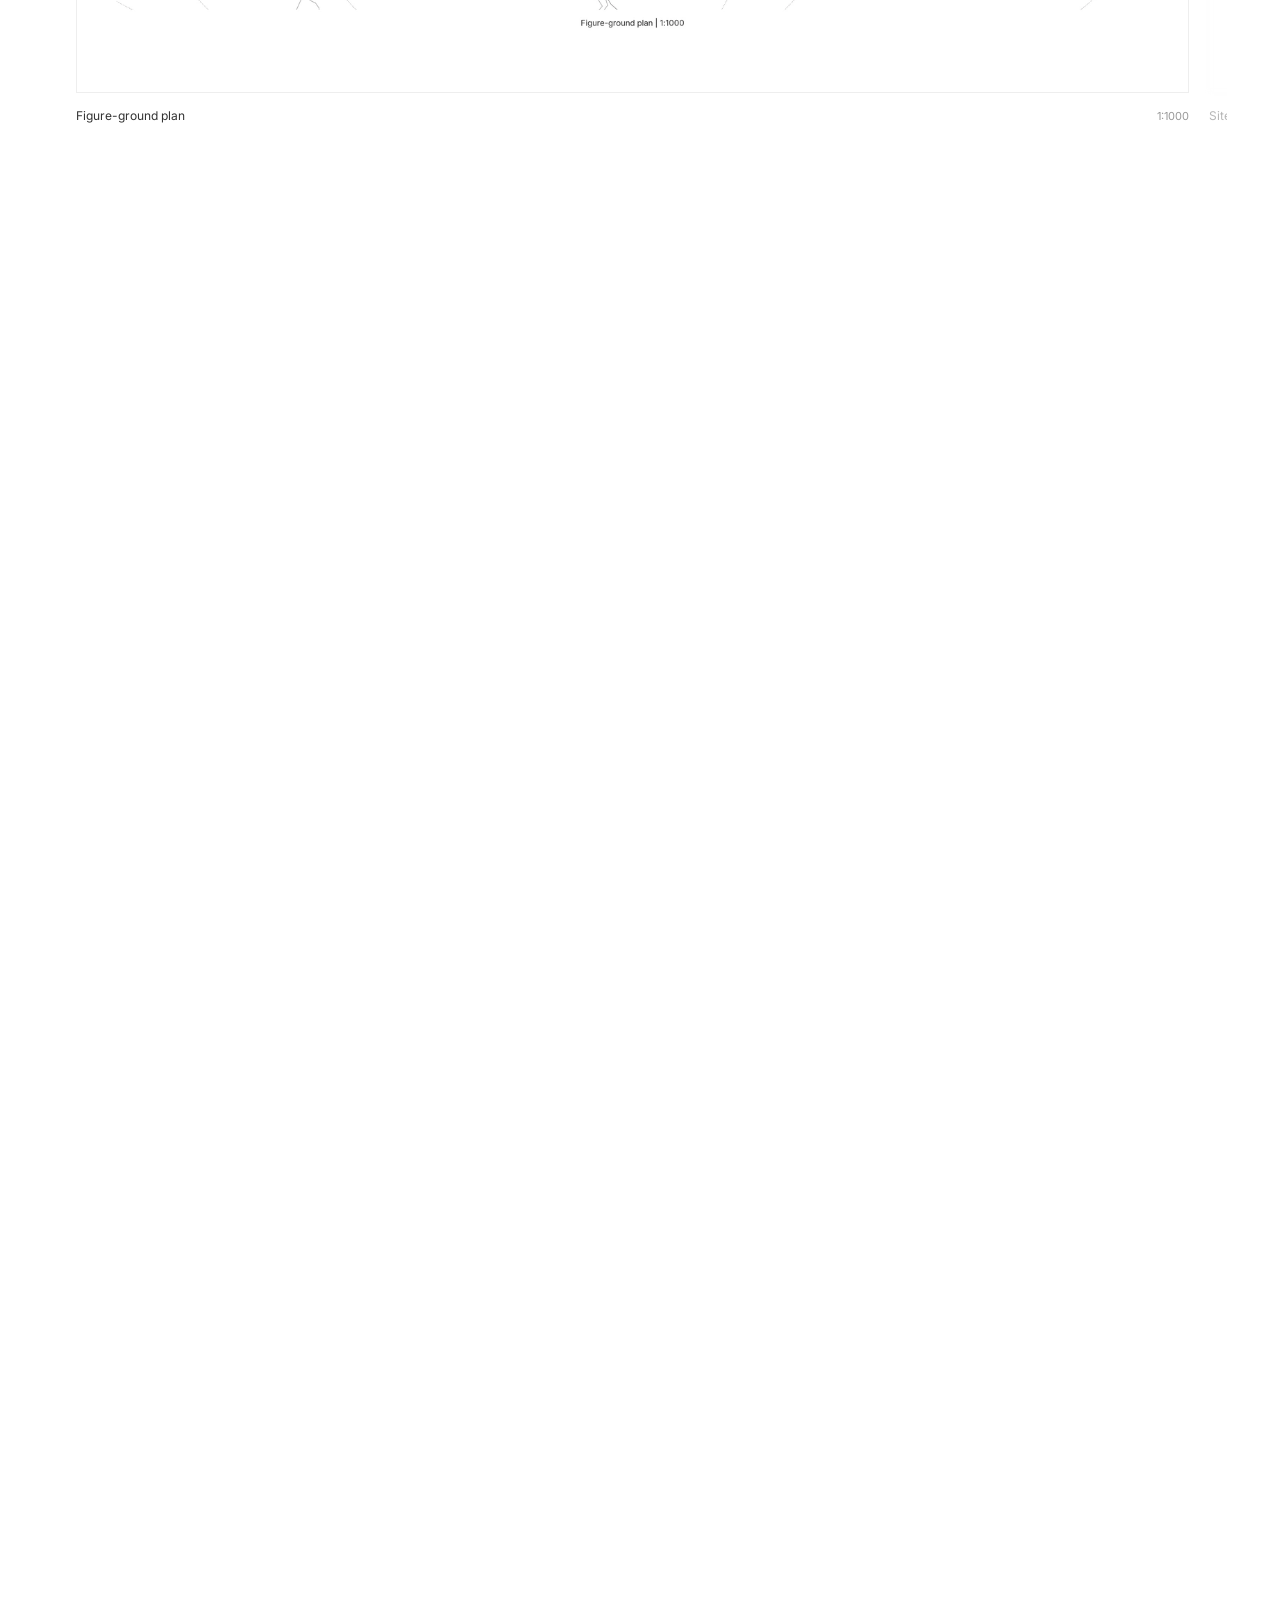
<file: nanping-cultural-center.html>
<!doctype html>
<html lang="en">
<head>
  <meta charset="utf-8">
  <meta name="viewport" content="width=device-width, initial-scale=1, viewport-fit=cover">
  <meta name="description" content="Nanping Cultural Center — architecture project by Boyu Yang.">
  <title>Nanping Cultural Center — Boyu Yang</title>
  <link rel="preconnect" href="https://fonts.googleapis.com">
  <link rel="preconnect" href="https://fonts.gstatic.com" crossorigin>
  <link href="https://fonts.googleapis.com/css2?family=Manrope:wght@400;500;600;700;800&display=swap" rel="stylesheet">
  <link rel="preload" as="font" type="font/woff2" href="assets/fonts/inter-latin.woff2" crossorigin>
  <link rel="stylesheet" href="cursor.css">
  <link rel="stylesheet" href="project.css">
  <link rel="stylesheet" href="nanping.css">
  <script src="nanping.js" defer></script>
  <script src="project-navigation.js?v=mobile-1" defer></script>
  <link rel="stylesheet" href="paper-motion.css?v=cursor-dot-2">
  <script src="paper-motion.js" defer></script>
  <script src="cursor-dot.js" defer></script>
  <link rel="stylesheet" href="side-panels.css?v=pink-headings-no-hyphens-1">
  <script src="side-panels.js" defer></script>
  <link rel="stylesheet" href="responsive.css?v=mobile-1">
</head>
<body class="nanping-page">
  <header class="topbar page-shell">
    <a class="wordmark" href="index.html#top" aria-label="Boyu Yang, home"><img src="assets/profile.png" width="38" height="38" alt=""></a>
    <nav class="nav" aria-label="Main navigation"><a href="index.html#work">WORK</a><a href="index.html#about">ABOUT</a><a href="index.html#contact">CONTACT</a></nav>
  </header>
  <main class="page-shell">
    <header class="np-header">
      <div class="project-heading">
        <div class="detail-title-block">
          <h1><svg class="detail-title-svg" viewBox="0 0 1700 150" role="img" aria-label="Nanping Cultural Center" preserveAspectRatio="xMinYMid meet"><text x="4" y="112"><tspan>N</tspan><tspan>A</tspan><tspan>N</tspan><tspan>P</tspan><tspan>I</tspan><tspan>N</tspan><tspan>G</tspan><tspan dx="24"> </tspan><tspan>C</tspan><tspan>U</tspan><tspan>L</tspan><tspan>T</tspan><tspan>U</tspan><tspan>R</tspan><tspan>A</tspan><tspan>L</tspan><tspan dx="24"> </tspan><tspan>C</tspan><tspan>E</tspan><tspan>N</tspan><tspan>T</tspan><tspan>E</tspan><tspan>R</tspan></text></svg></h1>
          <p class="detail-subtitle">Architecture | Cultural Center<br>Individual Work | 2024.09-2024.11</p>
        </div>
        <a class="back-link" data-project-back href="index.html#work">← Selected work</a>
      </div>
      <nav class="np-chapters" aria-label="Project chapters"><a href="#context"><span>01</span>Figure–Ground & Context</a><a href="#plans"><span>02</span>Plans</a><a href="#renderings"><span>03</span>Renderings</a><a href="#sections"><span>04</span>Sections & Elevations</a><a href="#details"><span>05</span>Construction Details</a></nav>
    </header>
    <section id="context" class="np-group" aria-labelledby="heading-context">
      <div class="np-group-head">
        <div class="np-group-name"><span class="np-group-number">01</span><h2 id="heading-context">Figure–Ground & Context</h2></div>
      </div>
      <div class="np-track" tabindex="0" role="region" aria-roledescription="carousel" aria-label="Figure–Ground & Context: drag horizontally or use arrow keys">
        <figure class="np-slide">
          <div class="np-sheet"><img src="assets/project-details/nanping-cultural-center/01-figure-ground-3200.webp" srcset="assets/project-details/nanping-cultural-center/01-figure-ground-1600.webp 1600w, assets/project-details/nanping-cultural-center/01-figure-ground-3200.webp 3200w, assets/project-details/nanping-cultural-center/01-figure-ground-5120.webp 5120w" sizes="(min-width: 1600px) 1120px, (max-width: 700px) calc(100vw - 66px), calc(94vw - 76px)" width="5120" height="5120" decoding="async" loading="eager" fetchpriority="high" draggable="false" alt="Figure-ground plan; all annotations in English, set in Inter"></div>
          <figcaption><span>Figure-ground plan</span><span>1:1000</span></figcaption>
        </figure><figure class="np-slide">
          <div class="np-sheet"><img src="assets/project-details/nanping-cultural-center/03-axonometric-3200.webp" srcset="assets/project-details/nanping-cultural-center/03-axonometric-1600.webp 1600w, assets/project-details/nanping-cultural-center/03-axonometric-3200.webp 3200w, assets/project-details/nanping-cultural-center/03-axonometric-5120.webp 5120w" sizes="(min-width: 1600px) 1120px, (max-width: 700px) calc(100vw - 66px), calc(94vw - 76px)" width="5120" height="5120" decoding="async" loading="eager" fetchpriority="low" draggable="false" alt="Site axonometric; all annotations in English, set in Inter"></div>
          <figcaption><span>Site axonometric</span><span>Perspective</span></figcaption>
        </figure>
      </div>
        <div class="np-controls"><span class="np-swipe-hint" lang="en">Swipe to see more <span aria-hidden="true">↔</span></span><span class="np-counter" aria-live="polite">01 / 02</span><button class="np-arrow" type="button" data-previous aria-label="Previous image in Figure–Ground & Context" disabled>←</button><button class="np-arrow" type="button" data-next aria-label="Next image in Figure–Ground & Context">→</button></div>
    </section><section id="plans" class="np-group" aria-labelledby="heading-plans">
      <div class="np-group-head">
        <div class="np-group-name"><span class="np-group-number">02</span><h2 id="heading-plans">Plans</h2></div>
      </div>
      <div class="np-track" tabindex="0" role="region" aria-roledescription="carousel" aria-label="Plans: drag horizontally or use arrow keys">
        <figure class="np-slide">
          <div class="np-sheet"><img src="assets/project-details/nanping-cultural-center/02-site-plan-3200.webp" srcset="assets/project-details/nanping-cultural-center/02-site-plan-1600.webp 1600w, assets/project-details/nanping-cultural-center/02-site-plan-3200.webp 3200w, assets/project-details/nanping-cultural-center/02-site-plan-5120.webp 5120w" sizes="(min-width: 1600px) 1120px, (max-width: 700px) calc(100vw - 66px), calc(94vw - 76px)" width="5120" height="5120" decoding="async" loading="eager" fetchpriority="low" draggable="false" alt="Site &amp; roof plan; all annotations in English, set in Inter"></div>
          <figcaption><span>Site &amp; roof plan</span><span>1:200</span></figcaption>
        </figure><figure class="np-slide">
          <div class="np-sheet"><img src="assets/project-details/nanping-cultural-center/08-ground-floor-3200.webp" srcset="assets/project-details/nanping-cultural-center/08-ground-floor-1600.webp 1600w, assets/project-details/nanping-cultural-center/08-ground-floor-3200.webp 3200w, assets/project-details/nanping-cultural-center/08-ground-floor-5120.webp 5120w" sizes="(min-width: 1600px) 1120px, (max-width: 700px) calc(100vw - 66px), calc(94vw - 76px)" width="5120" height="5120" decoding="async" loading="eager" fetchpriority="low" draggable="false" alt="Ground-floor plan; all annotations in English, set in Inter"></div>
          <figcaption><span>Ground-floor plan</span><span>1:100</span></figcaption>
        </figure><figure class="np-slide">
          <div class="np-sheet"><img src="assets/project-details/nanping-cultural-center/09-first-floor-3200.webp" srcset="assets/project-details/nanping-cultural-center/09-first-floor-1600.webp 1600w, assets/project-details/nanping-cultural-center/09-first-floor-3200.webp 3200w, assets/project-details/nanping-cultural-center/09-first-floor-5120.webp 5120w" sizes="(min-width: 1600px) 1120px, (max-width: 700px) calc(100vw - 66px), calc(94vw - 76px)" width="5120" height="5120" decoding="async" loading="eager" fetchpriority="low" draggable="false" alt="First-floor plan; all annotations in English, set in Inter"></div>
          <figcaption><span>First-floor plan</span><span>1:100</span></figcaption>
        </figure>
      </div>
        <div class="np-controls"><span class="np-swipe-hint" lang="en">Swipe to see more <span aria-hidden="true">↔</span></span><span class="np-counter" aria-live="polite">01 / 03</span><button class="np-arrow" type="button" data-previous aria-label="Previous image in Plans" disabled>←</button><button class="np-arrow" type="button" data-next aria-label="Next image in Plans">→</button></div>
    </section><section id="renderings" class="np-group" aria-labelledby="heading-renderings">
      <div class="np-group-head">
        <div class="np-group-name"><span class="np-group-number">03</span><h2 id="heading-renderings">Renderings</h2></div>
      </div>
      <div class="np-track" tabindex="0" role="region" aria-roledescription="carousel" aria-label="Renderings: drag horizontally or use arrow keys">
        <figure class="np-slide">
          <div class="np-sheet"><img src="assets/project-details/nanping-cultural-center/04-alley-view-3200.webp" srcset="assets/project-details/nanping-cultural-center/04-alley-view-1600.webp 1600w, assets/project-details/nanping-cultural-center/04-alley-view-3200.webp 3200w, assets/project-details/nanping-cultural-center/04-alley-view-5120.webp 5120w" sizes="(min-width: 1600px) 1120px, (max-width: 700px) calc(100vw - 66px), calc(94vw - 76px)" width="5120" height="5120" decoding="async" loading="eager" fetchpriority="low" draggable="false" alt="Approach through the alley; all annotations in English, set in Inter"></div>
          <figcaption><span>Approach through the alley</span><span>Perspective</span></figcaption>
        </figure><figure class="np-slide">
          <div class="np-sheet"><img src="assets/project-details/nanping-cultural-center/05-courtyard-view-3200.webp" srcset="assets/project-details/nanping-cultural-center/05-courtyard-view-1600.webp 1600w, assets/project-details/nanping-cultural-center/05-courtyard-view-3200.webp 3200w, assets/project-details/nanping-cultural-center/05-courtyard-view-5120.webp 5120w" sizes="(min-width: 1600px) 1120px, (max-width: 700px) calc(100vw - 66px), calc(94vw - 76px)" width="5120" height="5120" decoding="async" loading="eager" fetchpriority="low" draggable="false" alt="The shared courtyard; all annotations in English, set in Inter"></div>
          <figcaption><span>The shared courtyard</span><span>Perspective</span></figcaption>
        </figure><figure class="np-slide">
          <div class="np-sheet"><img src="assets/project-details/nanping-cultural-center/06-threshold-view-3200.webp" srcset="assets/project-details/nanping-cultural-center/06-threshold-view-1600.webp 1600w, assets/project-details/nanping-cultural-center/06-threshold-view-3200.webp 3200w, assets/project-details/nanping-cultural-center/06-threshold-view-5120.webp 5120w" sizes="(min-width: 1600px) 1120px, (max-width: 700px) calc(100vw - 66px), calc(94vw - 76px)" width="5120" height="5120" decoding="async" loading="eager" fetchpriority="low" draggable="false" alt="Courtyard threshold; all annotations in English, set in Inter"></div>
          <figcaption><span>Courtyard threshold</span><span>Perspective</span></figcaption>
        </figure><figure class="np-slide">
          <div class="np-sheet"><img src="assets/project-details/nanping-cultural-center/07-interior-view-3200.webp" srcset="assets/project-details/nanping-cultural-center/07-interior-view-1600.webp 1600w, assets/project-details/nanping-cultural-center/07-interior-view-3200.webp 3200w, assets/project-details/nanping-cultural-center/07-interior-view-5120.webp 5120w" sizes="(min-width: 1600px) 1120px, (max-width: 700px) calc(100vw - 66px), calc(94vw - 76px)" width="5120" height="5120" decoding="async" loading="eager" fetchpriority="low" draggable="false" alt="Gallery interior; all annotations in English, set in Inter"></div>
          <figcaption><span>Gallery interior</span><span>Perspective</span></figcaption>
        </figure>
      </div>
        <div class="np-controls"><span class="np-swipe-hint" lang="en">Swipe to see more <span aria-hidden="true">↔</span></span><span class="np-counter" aria-live="polite">01 / 04</span><button class="np-arrow" type="button" data-previous aria-label="Previous image in Renderings" disabled>←</button><button class="np-arrow" type="button" data-next aria-label="Next image in Renderings">→</button></div>
    </section><section id="sections" class="np-group" aria-labelledby="heading-sections">
      <div class="np-group-head">
        <div class="np-group-name"><span class="np-group-number">04</span><h2 id="heading-sections">Sections & Elevations</h2></div>
      </div>
      <div class="np-track" tabindex="0" role="region" aria-roledescription="carousel" aria-label="Sections & Elevations: drag horizontally or use arrow keys">
        <figure class="np-slide">
          <div class="np-sheet"><img src="assets/project-details/nanping-cultural-center/10-sections-ab-3200.webp" srcset="assets/project-details/nanping-cultural-center/10-sections-ab-1600.webp 1600w, assets/project-details/nanping-cultural-center/10-sections-ab-3200.webp 3200w, assets/project-details/nanping-cultural-center/10-sections-ab-5120.webp 5120w" sizes="(min-width: 1600px) 1120px, (max-width: 700px) calc(100vw - 66px), calc(94vw - 76px)" width="5120" height="5120" decoding="async" loading="eager" fetchpriority="low" draggable="false" alt="Sections A-A &amp; B-B; all annotations in English, set in Inter"></div>
          <figcaption><span>Sections A-A &amp; B-B</span><span>1:100</span></figcaption>
        </figure><figure class="np-slide">
          <div class="np-sheet"><img src="assets/project-details/nanping-cultural-center/11-section-elevation-3200.webp" srcset="assets/project-details/nanping-cultural-center/11-section-elevation-1600.webp 1600w, assets/project-details/nanping-cultural-center/11-section-elevation-3200.webp 3200w, assets/project-details/nanping-cultural-center/11-section-elevation-5120.webp 5120w" sizes="(min-width: 1600px) 1120px, (max-width: 700px) calc(100vw - 66px), calc(94vw - 76px)" width="5120" height="5120" decoding="async" loading="eager" fetchpriority="low" draggable="false" alt="Section C-C &amp; south elevation; all annotations in English, set in Inter"></div>
          <figcaption><span>Section C-C &amp; south elevation</span><span>1:100</span></figcaption>
        </figure>
      </div>
        <div class="np-controls"><span class="np-swipe-hint" lang="en">Swipe to see more <span aria-hidden="true">↔</span></span><span class="np-counter" aria-live="polite">01 / 02</span><button class="np-arrow" type="button" data-previous aria-label="Previous image in Sections & Elevations" disabled>←</button><button class="np-arrow" type="button" data-next aria-label="Next image in Sections & Elevations">→</button></div>
    </section><section id="details" class="np-group" aria-labelledby="heading-details">
      <div class="np-group-head">
        <div class="np-group-name"><span class="np-group-number">05</span><h2 id="heading-details">Construction Details</h2></div>
      </div>
      <div class="np-track" tabindex="0" role="region" aria-roledescription="carousel" aria-label="Construction Details: drag horizontally or use arrow keys">
        <figure class="np-slide">
          <div class="np-sheet"><img src="assets/project-details/nanping-cultural-center/12-wall-details-3200.webp" srcset="assets/project-details/nanping-cultural-center/12-wall-details-1600.webp 1600w, assets/project-details/nanping-cultural-center/12-wall-details-3200.webp 3200w, assets/project-details/nanping-cultural-center/12-wall-details-5120.webp 5120w" sizes="(min-width: 1600px) 1120px, (max-width: 700px) calc(100vw - 66px), calc(94vw - 76px)" width="5120" height="5120" decoding="async" loading="eager" fetchpriority="low" draggable="false" alt="Wall section details; all annotations in English, set in Inter"></div>
          <figcaption><span>Wall section details</span><span>1:20</span></figcaption>
        </figure>
      </div>
        <div class="np-controls"><span class="np-counter" aria-live="polite">01 / 01</span><button class="np-arrow" type="button" data-previous aria-label="Previous image in Construction Details" disabled>←</button><button class="np-arrow" type="button" data-next aria-label="Next image in Construction Details">→</button></div>
    </section>
    <footer class="np-bottom"><a class="back-link" data-project-back href="index.html#work">← Selected work</a><span>BOYU YANG / ARCHITECTURE</span></footer>
  </main>
</body>
</html>
</file>
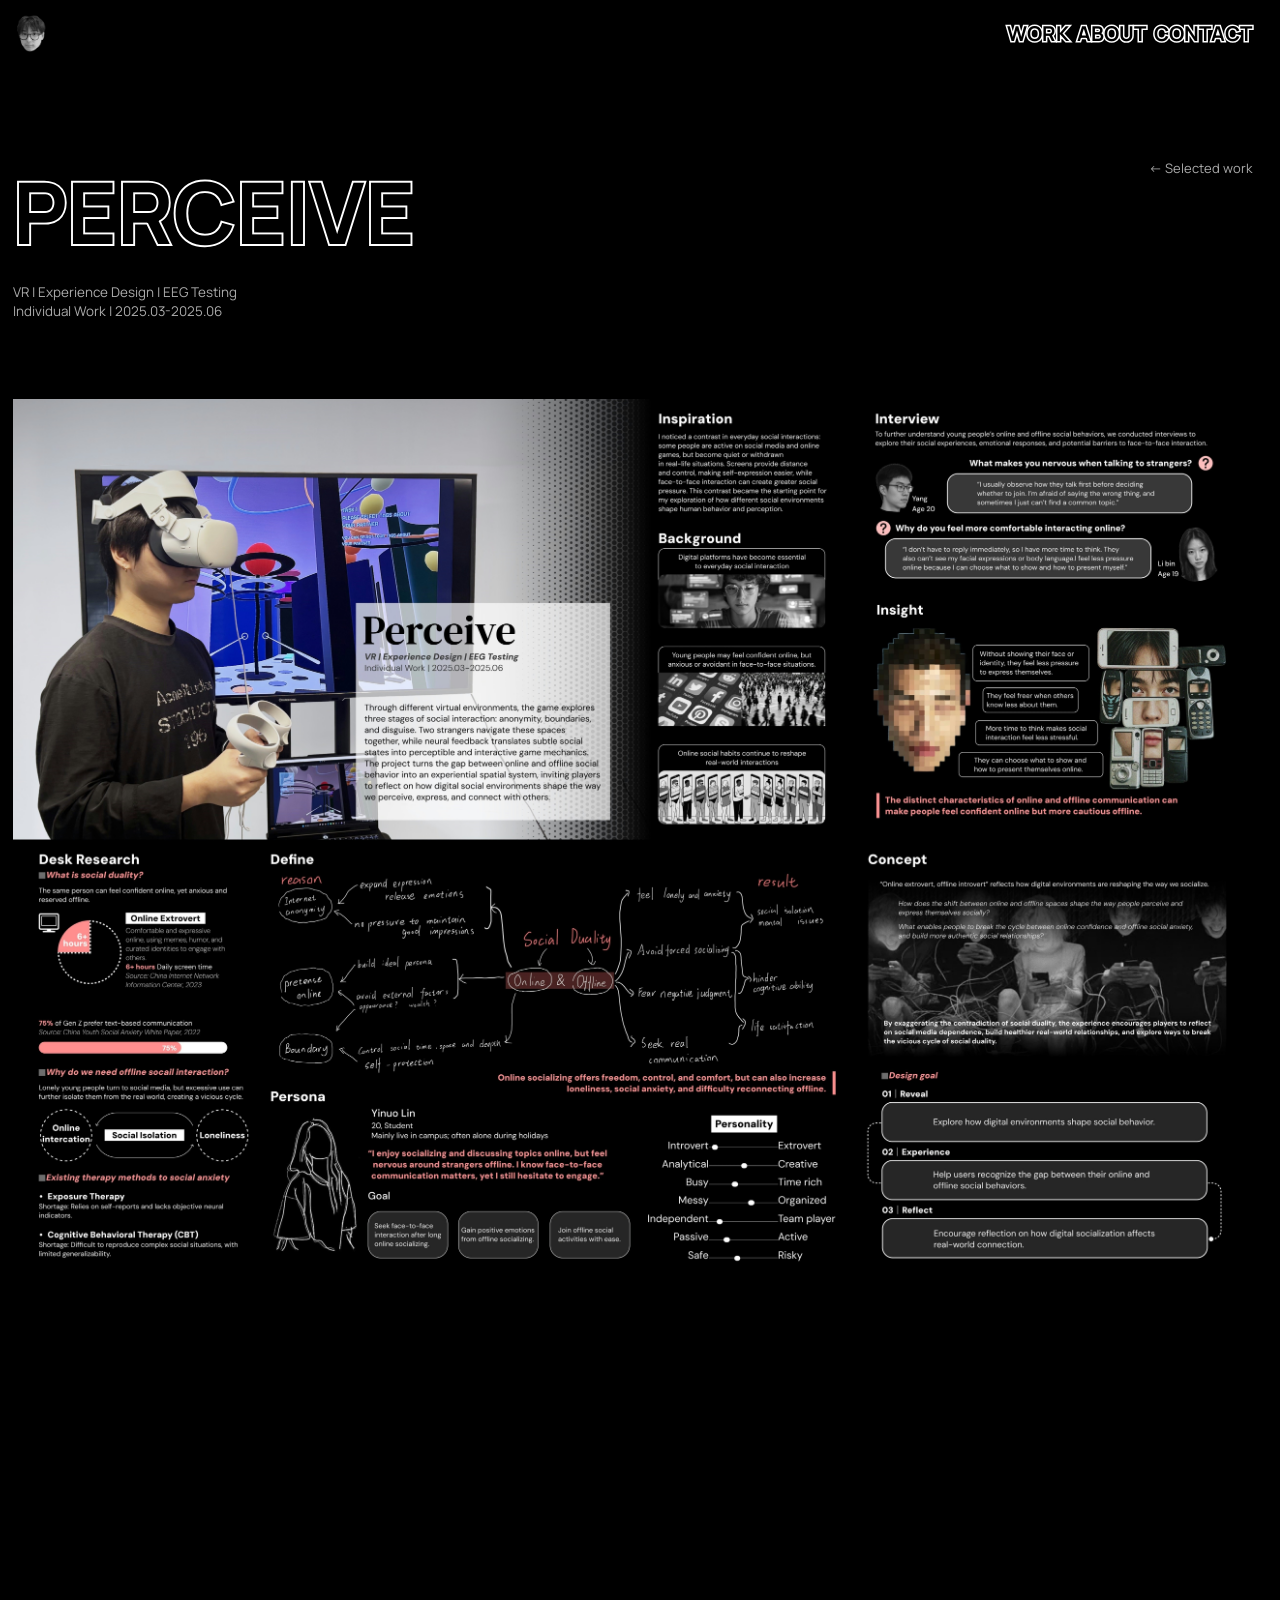
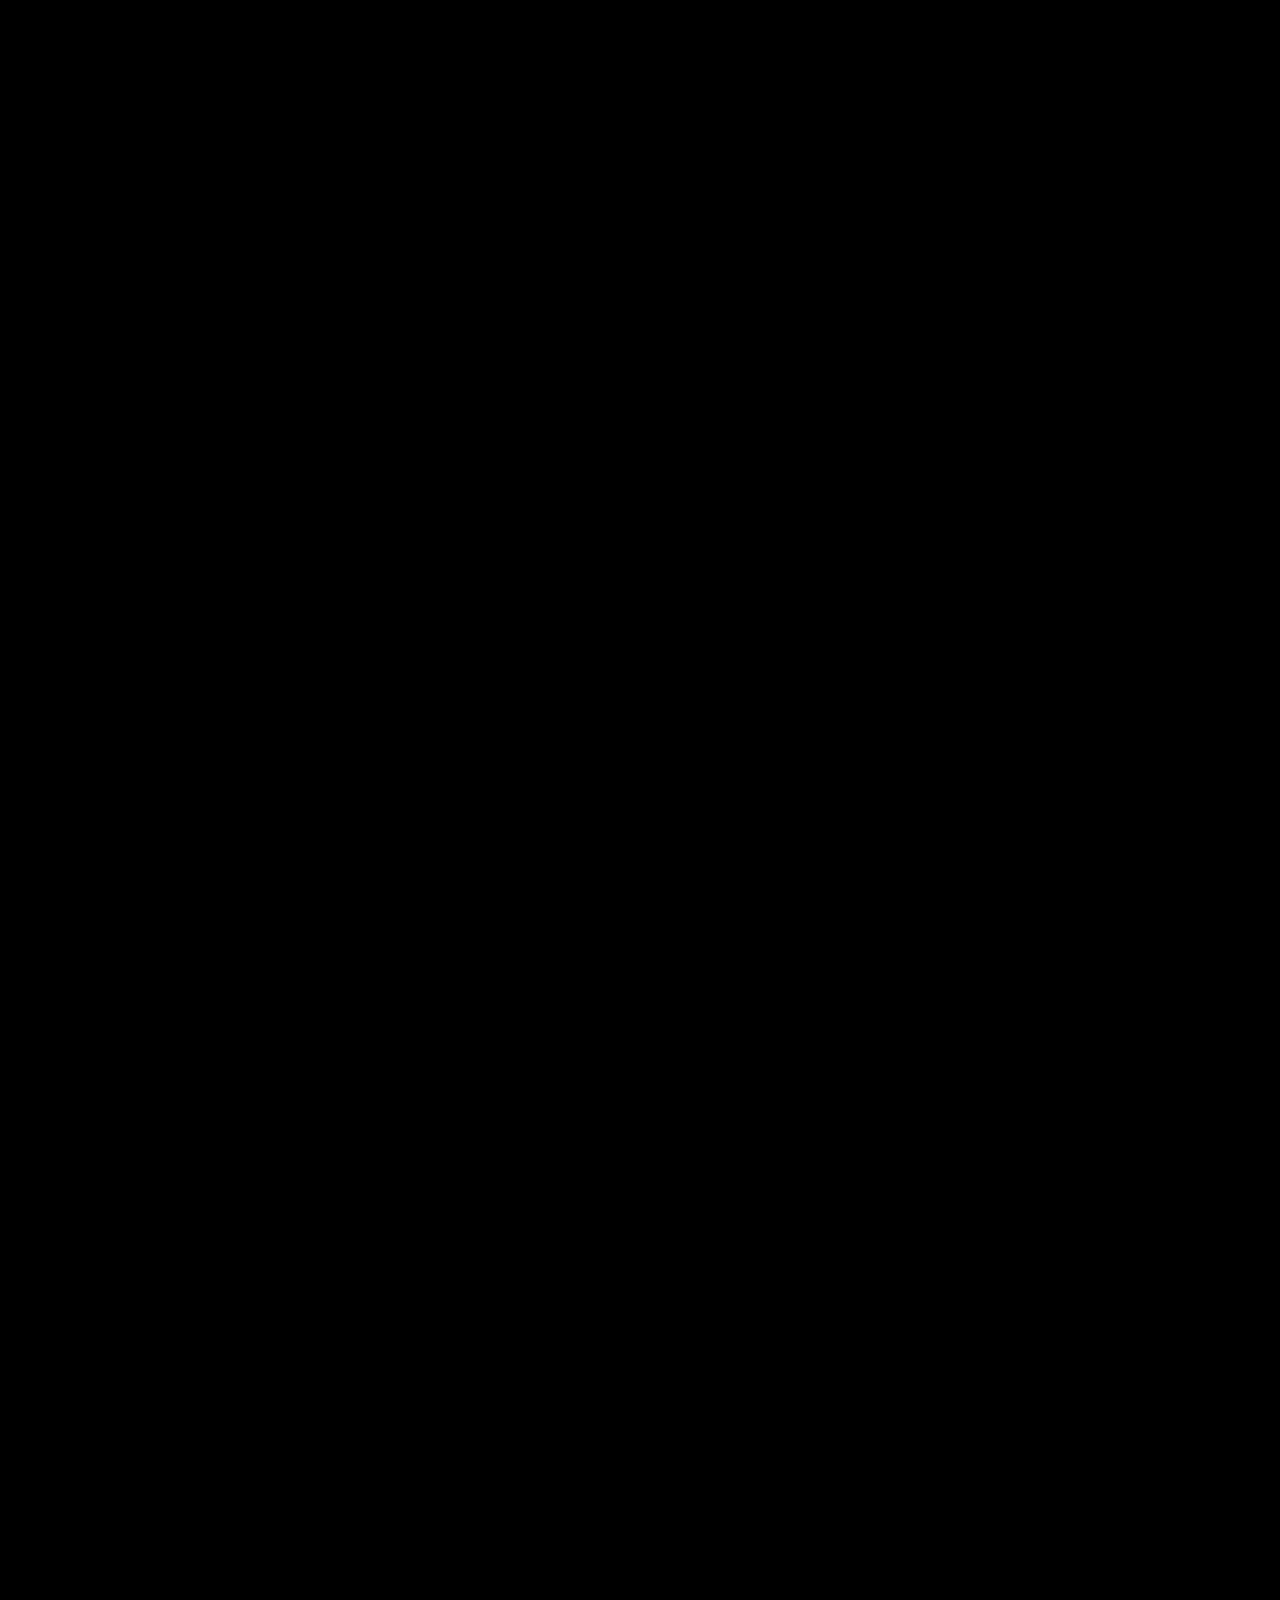
<file: perceive.html>
<!doctype html>
<html lang="en">
<head>
  <meta charset="utf-8">
  <meta name="viewport" content="width=device-width, initial-scale=1, viewport-fit=cover">
  <meta name="theme-color" content="#000000">
  <meta name="description" content="Perceive project by Boyu Yang.">
  <title>Perceive — Boyu Yang</title>
  <link rel="preconnect" href="https://fonts.googleapis.com">
  <link rel="preconnect" href="https://fonts.gstatic.com" crossorigin>
  <link href="https://fonts.googleapis.com/css2?family=Manrope:wght@400;500;600;700;800&display=swap" rel="stylesheet">
  <link rel="stylesheet" href="cursor.css">
  <link rel="stylesheet" href="project.css">
  <link rel="preload" as="image" href="assets/project-details/perceive/01-perceive.avif" type="image/avif" fetchpriority="high">
  <script src="detail-images.js" defer></script>
  <script src="project-navigation.js?v=mobile-1" defer></script>
  <link rel="stylesheet" href="paper-motion.css?v=cursor-dot-2">
  <script src="paper-motion.js" defer></script>
  <script src="cursor-dot.js" defer></script>
  <link rel="stylesheet" href="side-panels.css?v=pink-headings-no-hyphens-1">
  <script src="side-panels.js" defer></script>
  <link rel="stylesheet" href="responsive.css?v=mobile-1">
</head>
<body class="perceive-page">
  <header class="topbar page-shell">
    <a class="wordmark" href="index.html#top" aria-label="Boyu Yang, home"><img src="assets/profile.png" alt=""></a>
    <nav class="nav" aria-label="Main navigation">
      <a href="index.html#work">WORK</a><a href="index.html#about">ABOUT</a><a href="index.html#contact">CONTACT</a>
    </nav>
  </header>
  <main class="page-shell">
    <div class="project-heading">
      <div class="detail-title-block">
        <svg class="detail-title-svg" viewBox="0 0 1000 150" role="img" aria-label="Perceive" preserveAspectRatio="xMinYMid meet"><text x="0" y="112"><tspan>P</tspan><tspan>E</tspan><tspan>R</tspan><tspan>C</tspan><tspan>E</tspan><tspan>I</tspan><tspan>V</tspan><tspan>E</tspan></text></svg>
        <p class="detail-subtitle">VR | Experience Design | EEG Testing<br>Individual Work | 2025.03-2025.06</p>
      </div>
      <a class="back-link" data-project-back href="index.html#work">← Selected work</a>
    </div>
    <section class="project-gallery" aria-label="Perceive project images in order">
      <picture><source type="image/avif" srcset="assets/project-details/perceive/01-perceive.avif"><img loading="eager" src="assets/project-details/perceive/01-perceive.jpg" alt="Perceive project presentation image 1 of 3" decoding="async" fetchpriority="high" width="5120" height="3641"></picture>
      <picture data-deferred><source type="image/avif" data-srcset="assets/project-details/perceive/02-perceive.avif"><img data-src="assets/project-details/perceive/02-perceive.jpg" alt="Perceive project presentation image 2 of 3" decoding="async" width="5120" height="3641"></picture>
      <picture data-deferred><source type="image/avif" data-srcset="assets/project-details/perceive/03-perceive.avif"><img data-src="assets/project-details/perceive/03-perceive.jpg" alt="Perceive project presentation image 3 of 3" decoding="async" width="5120" height="3641"></picture>
    </section>
    <nav class="project-bottom-nav" aria-label="Project navigation"><a class="back-link" data-project-back href="index.html#work">← Selected work</a></nav>
  </main>
</body>
</html>
</file>
<file: cursor.css>
:root {
  --cursor-black: url("assets/cursors/dot-black.png") 12 12, auto;
  --cursor-white: url("assets/cursors/dot-white.png") 12 12, auto;
  --cursor-dot: var(--cursor-black);
  --cursor-on-fill: var(--cursor-white);
}

body, a, button, [role="button"] { cursor: var(--cursor-dot); }

input, textarea, [contenteditable="true"] { cursor: text; }
</file>
<file: paper-motion.css>
/* Dotted paper belongs to the homepage; detail pages retain solid backgrounds. */
body {
  --paper-dot: rgb(24 24 24 / 15%);
  background-color: var(--paper, #fff);
}

body.portfolio-home {
  background-image: radial-gradient(circle, var(--paper-dot) .75px, transparent .95px);
  background-size: 22px 22px;
  background-position: 11px 11px;
}

.portfolio-home .hero { position: relative; }
.portrait-interaction {
  display: flex;
  align-items: flex-start;
  justify-content: flex-end;
  width: min(100%, clamp(220px, 19vw, 300px));
  margin-right: clamp(12px, 1.5vw, 24px);
  justify-self: end;
}
.portrait-interaction .hero-portrait { width: 100%; margin-right: 0; }
.portrait-greeting {
  position: absolute;
  width: clamp(125px, 14.5vw, 210px);
  height: auto;
  pointer-events: none;
  z-index: 1;
  object-fit: contain;
  opacity: 0;
  visibility: hidden;
  transform: translateY(5px) rotate(-3deg);
  transition: opacity .16s ease, transform .2s ease, visibility 0s linear .16s;
}
.portrait-greeting.is-visible {
  opacity: 1;
  visibility: visible;
  transform: translateY(0) rotate(0);
  transition-delay: 0s;
}
@media (prefers-reduced-motion: reduce) {
  .portrait-greeting { transform: none; transition: none; }
}
@media (max-width: 640px) {
  .portrait-interaction { width: min(47vw, 193px); margin-right: 0; }
  .portrait-interaction .hero-portrait { width: 100%; }
}

/* Solid paper under outlined words also protects the counters in A, B, O, etc. */
.nav a, .work-category { background-color: var(--paper); }
.hero-title-svg, .detail-title-svg { background-color: var(--paper); }
.hero-title-svg.letter-paper-ready,
.detail-title-svg.letter-paper-ready { background-color: transparent; }
.letter-paper { fill: var(--paper); stroke: none; pointer-events: none; }

.portfolio-cursor-dot {
  position: fixed;
  top: 0;
  left: 0;
  width: 12px;
  height: 12px;
  padding: 0;
  border: 0;
  outline: 0;
  border-radius: 50%;
  background: #000;
  box-shadow: none;
  pointer-events: none;
  z-index: 2147483647;
  opacity: 0;
}
.portfolio-cursor-dot.is-visible { opacity: 1; }
.portfolio-cursor-dot.is-white { background: #fff; }
@media (hover: hover) and (pointer: fine) {
  html.cursor-dot-enabled,
  html.cursor-dot-enabled *,
  html.cursor-dot-enabled *::before,
  html.cursor-dot-enabled *::after { cursor: none !important; }
}

@media (hover: hover) and (pointer: fine) {
  body, body * { cursor: var(--cursor-black); }
  input, textarea, [contenteditable="true"] { cursor: text; }
  .hero-title-svg tspan, .detail-title-svg tspan,
  .work-category, .np-track, .np-track.is-dragging { cursor: var(--cursor-dot); }
  .hero-title-svg tspan:hover,
  .detail-title-svg tspan:not(.title-orange):not(.title-blue):hover,
  .nav a:hover, .work-category:hover,
  .work-category[aria-pressed="true"] { cursor: var(--cursor-on-fill); }
  .perceive-page .detail-title-svg tspan:hover,
  .perceive-page .nav a:hover { cursor: var(--cursor-black); }
}

.paper-progress {
  position: fixed;
  inset: 0 0 auto;
  height: 2px;
  background: var(--ink);
  transform: scaleX(0);
  transform-origin: left;
  pointer-events: none;
  z-index: 100;
}

@supports (animation-timeline: scroll()) {
  .paper-progress {
    animation: paper-reading-progress linear both;
    animation-timeline: scroll(root block);
  }
}

@keyframes paper-reading-progress {
  from { transform: scaleX(0); }
  to { transform: scaleX(1); }
}

/* Individual translate avoids overriding portrait tilt and carousel transforms. */
.paper-reveal {
  transition: opacity .55s ease, translate .7s cubic-bezier(.2, .7, .2, 1);
}
.paper-reveal.is-waiting { opacity: 0; translate: 0 24px; }
.paper-reveal.is-in-view { opacity: 1; translate: 0 0; }
.paper-reveal:focus-within { opacity: 1; translate: 0 0; }
.hero-portrait.paper-reveal {
  transition: transform .35s cubic-bezier(.2, .8, .2, 1), filter .35s ease,
    opacity .55s ease, translate .7s cubic-bezier(.2, .7, .2, 1);
}
.about-photo-paper.paper-reveal {
  transition: box-shadow .3s ease, transform .2s ease-out,
    opacity .55s ease, translate .7s cubic-bezier(.2, .7, .2, 1);
}

.project-link:focus-visible { outline: 1px solid var(--ink); outline-offset: 7px; }
.project-title { transition: translate .25s ease; }
@media (hover: hover) and (pointer: fine) {
  .project-link:hover .project-title { translate: 4px 0; }
}

.back-link { transition: color .2s ease, translate .2s ease; }
.back-link:hover { translate: -3px 0; }

@media (prefers-reduced-motion: reduce) {
  html { scroll-behavior: auto !important; }
  .paper-reveal, .paper-reveal.is-waiting, .paper-reveal.is-in-view {
    opacity: 1;
    translate: none;
    transition: none;
  }
  .paper-progress { display: none; }
  .project-title, .back-link { transition: none; translate: none !important; }
}

@media print {
  .portfolio-cursor-dot { display: none; }
  body.portfolio-home { background-image: none; }
  .paper-progress { display: none; }
  .paper-reveal.is-waiting { opacity: 1; translate: none; }
}
</file>
<file: side-panels.css>
.about-section {
      display: grid;
      grid-template-columns: minmax(240px, .75fr) minmax(0, 2fr);
      gap: clamp(40px, 7vw, 120px);
      padding: clamp(24px, 4vw, 56px) 0 clamp(90px, 12vw, 164px);
      border-top: 1px solid var(--line);
    }

    .about-sidebar, .about-details { min-width: 0; }

    .about-sidebar {
      display: flex;
      flex-direction: column;
      align-items: start;
    }

    .about-title {
      margin: 0 0 14px;
      font-size: clamp(18px, 1.65vw, 24px);
      line-height: 1;
      letter-spacing: 0;
      font-weight: 700;
    }

    .about-photo-paper {
      width: min(100%, 330px);
      margin-top: 12px;
      padding: 9px;
      background: #fff;
      box-shadow: 0 14px 30px rgb(0 0 0 / 12%), 0 2px 5px rgb(0 0 0 / 8%);
      transform: perspective(900px) rotateX(var(--paper-tilt-x, 0deg)) rotateY(var(--paper-tilt-y, 0deg)) rotate(-2deg) translate3d(var(--paper-shift-x, 0px), var(--paper-shift-y, 0px), 0);
      transform-origin: center;
      animation: paper-drift 5.5s ease-in-out infinite;
      transition: box-shadow .3s ease, transform .2s ease-out;
      will-change: transform;
    }

    .about-photo-paper:hover {
      box-shadow: 0 20px 38px rgb(0 0 0 / 17%), 0 3px 7px rgb(0 0 0 / 10%);
    }

    .about-photo {
      display: block;
      width: 100%;
      height: auto;
    }

    .about-identity {
      display: grid;
      gap: 4px;
      margin: 18px 0 22px;
    }

    .about-name {
      margin: 0;
      font-size: clamp(16px, 1.35vw, 20px);
      line-height: 1.15;
      font-weight: 700;
    }

    .about-address {
      margin: 0;
      color: #666;
      font-size: clamp(12px, .85vw, 14px);
      line-height: 1.4;
    }

    @keyframes paper-drift {
      0%, 100% { translate: 0 0; }
      50% { translate: 0 -8px; }
    }

    .about-heading {
      margin: 0 0 12px;
      color: #ff8b8f;
      font-size: clamp(17px, 1.55vw, 23px);
      line-height: 1;
      letter-spacing: 0;
      font-weight: 700;
    }

    .about-group { margin-bottom: clamp(34px, 4vw, 56px); }
    .about-group:last-child { margin-bottom: 0; }
    .about-group-content { min-width: 0; }

    .about-entry {
      display: grid;
      grid-template-columns: minmax(0, 1fr) auto;
      column-gap: 28px;
      row-gap: 4px;
      margin-bottom: 18px;
      transition: transform .22s ease;
    }

    .about-entry:last-child { margin-bottom: 0; }

    .about-entry strong {
      font-size: clamp(14px, 1.1vw, 17px);
      line-height: 1.25;
      font-weight: 700;
      transition: color .22s ease;
    }

    .about-entry:hover { transform: translateX(3px); }
    .about-entry:hover strong { color: #df7379; }

    .about-date {
      color: #555;
      font-size: clamp(11px, .85vw, 13px);
      line-height: 1.35;
      white-space: nowrap;
    }

    .about-entry span:not(.about-date) {
      color: #555;
      font-size: clamp(12px, .95vw, 14px);
      line-height: 1.4;
    }

    .about-standard-entry {
      margin-bottom: 18px;
      transition: transform .22s ease;
    }

    .about-standard-entry:last-child { margin-bottom: 0; }
    .about-standard-entry:hover { transform: translateX(3px); }

    .about-standard-head,
    .about-standard-detail {
      display: flex;
      align-items: baseline;
      justify-content: space-between;
      gap: 18px;
    }

    .about-standard-head strong {
      color: var(--ink);
      font-size: clamp(14px, 1.1vw, 17px);
      line-height: 1.3;
    }

    .about-standard-location,
    .about-standard-date {
      flex: 0 0 auto;
      color: #555;
      font-size: clamp(11px, .85vw, 13px);
      line-height: 1.35;
      white-space: nowrap;
    }

    .about-standard-detail {
      justify-content: flex-start;
      margin-top: 3px;
      color: #555;
      font-size: clamp(12px, .95vw, 14px);
      line-height: 1.4;
    }

    .about-standard-detail em { color: var(--ink); font-style: italic; }
    .about-standard-detail .about-standard-date { margin-left: auto; }
    .about-standard-note {
      margin: 2px 0 0;
      color: #555;
      font-size: clamp(12px, .95vw, 14px);
      line-height: 1.4;
    }

    .about-project-entry {
      display: block;
      margin-bottom: 24px;
      transition: transform .22s ease;
    }

    .about-project-entry:last-child { margin-bottom: 0; }
    .about-project-entry:hover { transform: translateX(3px); }

    .about-project-head,
    .about-project-role {
      display: flex;
      align-items: baseline;
      justify-content: space-between;
      gap: 18px;
    }

    .about-project-head strong {
      color: var(--ink);
      font-size: clamp(14px, 1.1vw, 17px);
      line-height: 1.3;
    }

    .about-project-location,
    .about-project-date {
      flex: 0 0 auto;
      color: #555;
      font-size: clamp(11px, .85vw, 13px);
      line-height: 1.35;
      white-space: nowrap;
    }

    .about-project-role {
      justify-content: flex-start;
      margin-top: 3px;
      color: #555;
      font-size: clamp(12px, .95vw, 14px);
      line-height: 1.4;
    }

    .about-project-role em { color: var(--ink); font-style: italic; }
    .about-project-role .about-project-date { margin-left: auto; }
    .about-project-bullets {
      margin: 8px 0 0;
      padding-left: 18px;
      color: #555;
      font-size: clamp(12px, .95vw, 14px);
      line-height: 1.45;
    }

    .about-project-bullets li { margin: 3px 0; }

    .about-contact {
      display: grid;
      gap: 10px;
      margin-bottom: 0;
    }

    .about-contact-title {
      margin: 0 0 3px;
      color: #ff8b8f;
      font-size: 15px;
      line-height: 1.2;
      font-weight: 700;
    }

    .about-contact a {
      display: flex;
      align-items: center;
      gap: 10px;
      margin: 0;
      color: var(--ink);
      font-size: clamp(13px, 1vw, 15px);
      line-height: 1.35;
      text-decoration: none;
    }

    .about-contact-icon {
      display: block;
      width: 17px;
      height: 17px;
      flex: 0 0 17px;
      fill: currentColor;
    }

    .about-contact a { transition: color .2s ease, transform .2s ease; }
    .about-contact a:hover { color: #df7379; text-decoration: underline; text-underline-offset: 4px; transform: translateX(2px); }

    .about-location { color: #555 !important; }

    .about-skills-label {
      margin: 0 0 14px;
      color: #555;
      font-size: 12px;
      line-height: 1.4;
      text-transform: uppercase;
      letter-spacing: .04em;
    }

    .about-skills {
      display: grid;
      grid-template-columns: repeat(4, minmax(0, 1fr));
      gap: 12px;
      margin-bottom: 30px;
    }

    .about-skill {
      display: grid;
      justify-items: center;
      gap: 7px;
      min-width: 0;
      color: #555;
      font-size: 10px;
      text-align: center;
    }

    .about-skill-icon {
      display: grid;
      place-items: center;
      width: 36px;
      height: 36px;
      padding: 4px;
      object-fit: contain;
      opacity: .72;
      transition: opacity .2s ease, transform .2s ease;
    }

    .about-skill:hover .about-skill-icon {
      opacity: 1;
      transform: translateY(-2px);
    }

/* Side panels share the portfolio typeface and keep the current page in view. */
html { scrollbar-gutter: stable; }
html.side-panel-open { overflow: hidden; }
.side-panel-layer {
  position: fixed;
  inset: 0;
  z-index: 1000;
  visibility: hidden;
  pointer-events: none;
  transition: visibility 0s linear .42s;
}
.side-panel-layer.is-open {
  visibility: visible;
  pointer-events: auto;
  transition-delay: 0s;
}
.side-panel-backdrop {
  position: absolute;
  inset: 0;
  background: rgb(255 255 255 / 78%);
  opacity: 0;
  transition: opacity .4s ease;
}
.side-panel-layer.is-open .side-panel-backdrop { opacity: 1; }
.side-panel {
  --paper: #fff;
  --ink: #181818;
  position: absolute;
  inset: 0 0 0 auto;
  display: flex;
  flex-direction: column;
  width: min(66vw, 1120px);
  height: 100%;
  background: #fff;
  color: #181818;
  border-left: 1px solid #ededed;
  font-family: "Manrope", "Helvetica Neue", Arial, sans-serif;
  -webkit-font-smoothing: antialiased;
  transform: translateX(100%);
  transition: transform .48s cubic-bezier(.22, .7, .2, 1), width .35s ease;
  outline: none;
}
.side-panel[data-panel="contact"] { width: min(44vw, 640px); }
.side-panel-layer.is-open .side-panel { transform: translateX(0); }
.side-panel-header {
  display: flex;
  align-items: center;
  justify-content: space-between;
  flex: 0 0 auto;
  gap: 24px;
  padding: 22px clamp(22px, 2.4vw, 42px);
  border-bottom: 1px solid #eee;
}
.side-panel-label { margin: 0; font-size: 14px; font-weight: 600; }
.side-panel-actions { display: flex; align-items: center; gap: 22px; }
.side-panel-action {
  appearance: none;
  border: 0;
  padding: 4px 0;
  color: #999;
  background: none;
  font: inherit;
  font-size: 12px;
  transition: color .2s ease;
}
.side-panel-action[aria-pressed="true"], .side-panel-action:hover { color: #181818; }
.side-panel-close { color: #181818; }
.side-panel-action:focus-visible, .side-panel a:focus-visible {
  outline: 1px solid #181818;
  outline-offset: 5px;
}
.side-panel-scroll {
  flex: 1 1 auto;
  min-height: 0;
  overflow-y: auto;
  overscroll-behavior: contain;
  scrollbar-width: thin;
  scrollbar-color: #ddd transparent;
  padding: clamp(28px, 3vw, 48px) clamp(22px, 2.4vw, 42px) 48px;
  scroll-behavior: auto;
}
.side-panel .about-section { display: block; padding: 0; border: 0; }
.side-panel .about-sidebar {
  display: grid;
  grid-template-columns: minmax(170px, .85fr) minmax(0, 1.15fr);
  gap: 0 32px;
  align-items: start;
  margin-bottom: 40px;
}
.side-panel .about-title { display: none; }
.side-panel .about-photo-paper {
  grid-column: 1;
  grid-row: 1 / 3;
  width: min(100%, 310px);
  align-self: end;
  margin: 0;
  padding: 0;
  background: transparent;
  box-shadow: 0 14px 30px rgb(0 0 0 / 12%), 0 2px 5px rgb(0 0 0 / 8%);
}
.side-panel .about-identity { grid-column: 2; margin: 0 0 18px; }
.side-panel .about-intro {
  grid-column: 2;
  min-width: 0;
  font-size: 12.5px;
  font-weight: 400;
  line-height: 1.65;
  color: #444;
  text-align: justify;
  text-align-last: left;
  -webkit-hyphens: none;
  hyphens: none;
  overflow-wrap: break-word;
}
.side-panel .about-intro p { margin: 0 0 8px; }
.side-panel .about-intro p:last-child { margin-bottom: 0; }
.side-panel .about-name { font-size: clamp(20px, 2vw, 30px); line-height: 1.15; }
.side-panel .about-address { font-size: 11px; margin-top: 6px; letter-spacing: .05em; }
.side-panel .about-skills-label { grid-column: 2; margin: 0 0 14px; font-size: 11px; letter-spacing: .04em; }
.side-panel .about-skills { grid-column: 2; gap: 18px 14px; margin: 0; }
.side-panel .about-skill-icon { width: 32px; height: 32px; }
.side-panel .about-skill { font-size: 10px; }
.side-panel .about-skills-group .about-skills { grid-column: auto; grid-template-columns: repeat(8, minmax(0, 1fr)); }
.side-panel .about-group {
  display: grid;
  grid-template-columns: 122px minmax(0, 1fr);
  gap: 24px;
  padding-top: 26px;
  margin-bottom: 32px;
  border-top: 1px solid #e8e8e8;
}
.side-panel .about-heading { margin: 2px 0 0; font-size: 12px; line-height: 1.4; color: #ff8b8f; }
.side-panel .about-standard-head strong,
.side-panel .about-project-head strong,
.side-panel .about-entry strong { font-size: 13px; line-height: 1.5; }
.side-panel .about-standard-detail,
.side-panel .about-project-role { gap: 10px; }
.side-panel .about-standard-head,
.side-panel .about-project-head { gap: 10px; }
.side-panel .about-standard-location, .side-panel .about-project-location,
.side-panel .about-standard-date, .side-panel .about-project-date { font-size: 10px; }
.side-panel .about-standard-detail > span:first-child,
.side-panel .about-project-role,
.side-panel .about-project-bullets,
.side-panel .about-standard-note { font-size: 12px; line-height: 1.7; }
.side-panel .about-project-bullets { padding-left: 16px; }
.side-panel-loading, .side-panel-error { font-size: 14px; color: #777; line-height: 1.7; }
.side-panel-error button { font: inherit; border: 0; padding: 0; border-bottom: 1px solid; background: none; }
.side-contact { padding-top: clamp(24px, 5vh, 64px); }
.side-contact h2 {
  max-width: 400px;
  margin: 0 0 18px;
  font-size: clamp(32px, 3vw, 48px);
  font-weight: 500;
  line-height: 1.15;
  letter-spacing: -.045em;
}
.side-contact-location { margin: 0 0 48px; color: #777; font-size: 12px; }
.side-panel .side-contact .about-contact { display: grid; margin: 0; gap: 0; }
.side-contact .about-contact-title { display: none; }
.side-panel .side-contact .about-contact a {
  display: flex;
  align-items: center;
  gap: 16px;
  padding: 23px 0;
  border-top: 1px solid #e8e8e8;
  color: #181818;
  font-size: clamp(16px, 1.6vw, 22px);
  text-decoration: none;
  overflow-wrap: anywhere;
}
.side-contact .about-contact a:last-child { border-bottom: 1px solid #e8e8e8; }
.side-contact .about-contact-icon { flex: 0 0 21px; width: 21px; height: 21px; fill: currentColor; }
.side-contact .about-contact a:hover { color: #777; }

@media (max-width: 1100px) {
  .side-panel { width: 78vw; }
  .side-panel[data-panel="contact"] { width: 60vw; }
  .side-panel .about-group { grid-template-columns: 1fr; gap: 18px; }
  .side-panel .about-heading { letter-spacing: .05em; }
  .side-panel .about-skills-group .about-skills { grid-template-columns: repeat(4, minmax(0, 1fr)); }
}
@media (max-width: 640px) {
  .side-panel, .side-panel[data-panel="contact"] { width: calc(100% - 22px); }
  .side-panel-header { padding: 18px 20px; gap: 16px; }
  .side-panel-actions { gap: 16px; }
  .side-panel-scroll { padding: 28px 22px 40px; }
  .side-panel .about-sidebar { display: block; margin-bottom: 36px; }
  .side-panel .about-photo-paper { width: min(68%, 215px); margin: 2px auto 28px; }
  .side-panel .about-identity { margin: 0 0 24px; }
  .side-panel .about-skills-label { margin-bottom: 14px; }
  .side-panel .about-skills { grid-template-columns: repeat(4, minmax(0, 1fr)); }
  .side-panel .about-group { padding-top: 24px; }
  .side-panel .about-standard-head, .side-panel .about-project-head,
  .side-panel .about-standard-detail { flex-direction: column; align-items: start; gap: 3px; }
  .side-panel .about-project-role { display: block; }
  .side-panel .about-project-date { display: block; margin-top: 3px; }
  .side-panel .about-standard-entry, .side-panel .about-project-entry { margin-bottom: 24px; }
  .side-contact h2 { font-size: 34px; }
  .side-panel .side-contact .about-contact a { font-size: 16px; }
}
@media (prefers-reduced-motion: reduce) {
  .side-panel-layer, .side-panel, .side-panel-backdrop { transition-duration: .01ms; }
  .side-panel .about-photo-paper { animation: none; }
}
@media print {
  .side-panel-layer { display: none; }
}
</file>
<file: responsive.css>
/* Shared small-screen layout. Desktop typography and image proportions stay intact. */
.portfolio-home { overflow-anchor: none; }
@media (max-width: 1024px) {
  html { scrollbar-gutter: auto; }
  .page-shell, .nanping-page .page-shell {
    padding-left: max(var(--page-gutter), env(safe-area-inset-left));
    padding-right: max(var(--page-gutter), env(safe-area-inset-right));
  }
  .topbar { transform: none; }
  .wordmark { flex: 0 0 38px; }
  .nav a { min-height: 44px; justify-content: center; }
  .detail-title-block { max-width: 100%; }
  .project-info { flex-direction: column; gap: 8px; }
  .project-meta { flex-basis: auto; max-width: none; text-align: left; }
  .side-panel-header { padding-top: max(16px, env(safe-area-inset-top)); padding-right: max(22px, env(safe-area-inset-right)); }
  .side-panel-scroll { padding-right: max(22px, env(safe-area-inset-right)); padding-bottom: max(40px, env(safe-area-inset-bottom)); }
}

@media (min-width: 641px) and (max-width: 1024px) {
  .portfolio-home .hero {
    min-height: 450px;
    grid-template-columns: minmax(0, 1fr) minmax(180px, 28%);
    gap: 24px;
    padding-top: 48px;
    padding-bottom: 64px;
  }
  .portfolio-home .portrait-interaction { width: 100%; margin-right: 8px; }
  .portfolio-home .hero-intro { max-width: 320px; }
  .side-panel { width: min(90vw, 820px); }
  .side-panel[data-panel="contact"] { width: min(70vw, 560px); }
  .side-panel .about-sidebar { grid-template-columns: minmax(150px, .7fr) minmax(0, 1.3fr); gap: 0 24px; }
}

@media (max-width: 640px) {
  :root { --page-gutter: 16px; --np-gutter: 16px; }
  .page-shell, .nanping-page .page-shell {
    padding-left: max(16px, env(safe-area-inset-left));
    padding-right: max(16px, env(safe-area-inset-right));
  }
  .topbar {
    height: auto;
    min-height: 72px;
    padding-top: env(safe-area-inset-top);
    gap: 12px;
  }
  .wordmark { width: 36px; height: 44px; flex-basis: 36px; align-items: center; }
  .wordmark img { height: 36px; }
  .nav, .nanping-page .nav { gap: clamp(10px, 3vw, 18px); }
  .nav a, .nanping-page .nav a {
    font-size: clamp(14px, 4vw, 17px);
    -webkit-text-stroke-width: 1.25px;
    white-space: nowrap;
  }
  .portfolio-home .hero {
    grid-template-columns: minmax(0, 1fr) minmax(0, .9fr);
    gap: 22px 16px;
    min-height: auto;
    padding-top: 30px;
    padding-bottom: 48px;
  }
  .hero-copy { display: contents; }
  .hero-title-svg { grid-column: 1 / -1; margin-left: 0; width: 100%; }
  .hero-intro {
    grid-column: 1;
    grid-row: 2;
    align-self: end;
    margin: 0 0 8px;
    font-size: 13px;
    line-height: 1.65;
  }
  .portfolio-home .portrait-interaction {
    grid-column: 2;
    grid-row: 2;
    width: min(100%, 174px);
    align-self: center;
    margin: 0;
  }
  .portrait-interaction .hero-portrait { max-height: 210px; }
  .portrait-greeting { width: clamp(100px, 29vw, 128px); }
  .section-heading { align-items: start; gap: 2px; padding: 10px 0 18px; }
  .work-categories { width: 100%; gap: 0 18px; justify-content: space-between; }
  .work-category {
    display: inline-flex;
    align-items: center;
    min-height: 44px;
    font-size: clamp(14px, 3.9vw, 18px);
    line-height: 1.35;
    -webkit-text-stroke-width: .9px;
  }
  .work-count { font-size: 10px; }
  .project-grid { row-gap: 34px; }
  .project-image { aspect-ratio: 1.5 / 1; }
  .project-info { padding-top: 12px; gap: 5px; }
  .project-title { font-size: 21px; line-height: 1.25; }
  .project-type { font-size: 12px; line-height: 1.65; }
  .project-meta { font-size: 11px; line-height: 1.6; }
  .work-section { padding-bottom: 64px; }
  .footer { gap: 16px; flex-wrap: wrap; padding-block: 18px max(18px, env(safe-area-inset-bottom)); }
  .footer-note { font-size: 10px; }
  .contact-link { display: inline-flex; align-items: center; min-height: 44px; }

  .project-heading { gap: 18px; padding-top: 28px; padding-bottom: 28px; }
  .detail-title-block { width: 100%; }
  .detail-title-svg,
  .skyscraper-page .detail-title-svg,
  .folded-mountains-page .detail-title-svg,
  .nanping-page .detail-title-svg { width: 100%; max-width: 100%; }
  .detail-subtitle { font-size: 12px; line-height: 1.8; margin-top: 14px; }
  .back-link { display: inline-flex; align-items: center; min-height: 44px; padding-block: 10px; }
  .project-gallery { gap: 12px; padding-bottom: 40px; }
  .project-gallery picture, .project-gallery img { max-width: 100%; }
  .skyscraper-page .project-gallery, .folded-mountains-page .project-gallery { margin-inline: -8px; }
  .project-bottom-nav { padding-bottom: max(32px, env(safe-area-inset-bottom)); }
  .he-film-heading { align-items: start; }
  .he-film-quality select { min-height: 44px; font-size: 16px; }
  .he-film-footer { flex-wrap: wrap; }

  .np-header { margin-inline: 0; }
  .np-header .np-chapters { margin-inline: 0; }
  .np-chapters { gap: 0 16px; padding-top: 16px; }
  .np-chapters a { display: inline-flex; align-items: center; min-height: 44px; }
  .np-group { padding-top: 42px; }
  .np-group-head { margin-bottom: 16px; }
  .np-group-name { min-width: 0; }
  .np-group h2 { font-size: 21px; }
  .np-track { --np-slide-width: calc(100% - 24px); }
  .np-slide figcaption { gap: 8px; flex-wrap: wrap; }
  .np-controls { gap: 8px; margin-top: 16px; flex-wrap: wrap; }
  .np-swipe-hint { font-size: 10px; margin-right: 4px; }
  .np-arrow { width: 44px; height: 44px; }
  .np-bottom { flex-wrap: wrap; gap: 16px; padding-top: 28px; margin-top: 36px; }

  .side-panel, .side-panel[data-panel="contact"] {
    width: calc(100% - 16px);
    height: 100%;
    height: 100dvh;
  }
  .side-panel-header {
    padding: max(12px, env(safe-area-inset-top)) max(16px, env(safe-area-inset-right)) 12px 16px;
    gap: 8px;
  }
  .side-panel-actions { gap: 12px; }
  .side-panel-action { min-height: 44px; font-size: 12px; }
  .side-panel-scroll { padding: 24px max(20px, env(safe-area-inset-right)) max(32px, env(safe-area-inset-bottom)) 20px; }
  .side-panel .about-photo-paper { width: min(62%, 200px); margin-bottom: 28px; }
  .side-panel .about-identity { margin-bottom: 18px; }
  .side-panel .about-name { font-size: 24px; }
  .side-panel .about-intro { font-size: 14px; line-height: 1.75; text-align: start; overflow-wrap: normal; }
  .side-panel .about-intro p { margin-bottom: 10px; }
  .side-panel .about-heading { font-size: 13px; }
  .side-panel .about-group { gap: 14px; margin-bottom: 28px; }
  .side-panel .about-standard-head strong,
  .side-panel .about-project-head strong,
  .side-panel .about-entry strong { font-size: 14px; }
  .side-panel .about-standard-detail > span:first-child,
  .side-panel .about-project-role,
  .side-panel .about-project-bullets,
  .side-panel .about-standard-note { font-size: 13px; line-height: 1.7; }
  .side-panel .about-standard-detail .about-standard-date,
  .side-panel .about-project-role .about-project-date { margin-left: 0; margin-top: 4px; }
  .side-panel .about-standard-location, .side-panel .about-project-location,
  .side-panel .about-standard-date, .side-panel .about-project-date { font-size: 11px; white-space: normal; }
  .side-panel .about-entry { grid-template-columns: minmax(0, 1fr); row-gap: 5px; }
  .side-panel .about-date { white-space: normal; }
  .side-panel .about-skills-group .about-skills { gap: 20px 12px; }
  .side-panel .about-skill-icon { width: 36px; height: 36px; opacity: 1; }
  .side-contact { padding-top: 18px; }
  .side-panel .side-contact .about-contact a { min-height: 64px; gap: 12px; }
}

@media (hover: none) and (pointer: coarse) {
  .portfolio-cursor-dot { display: none !important; }
  .nav a:hover { transform: none; }
  .hero-portrait { will-change: auto; }
  .hero-portrait:hover { --portrait-scale: 1; filter: none; }
  .about-photo-paper { animation: none; will-change: auto; }
  .project-card:hover .project-image img { transform: none; }
  .nav a:active { -webkit-text-fill-color: var(--ink); }
  .hero-title-svg tspan:active, .detail-title-svg tspan:active { fill: var(--ink); }
  .detail-title-svg .title-orange:active { fill: #ff7615; }
  .detail-title-svg .title-blue:active { fill: #00b9e8; }
}
</file>
<file: project.css>
:root {
  color-scheme: light;
  --paper: #fff;
  --ink: #181818;
  --accent: #b8d947;
  --page-gutter: clamp(12px, 1vw, 20px);
}

* { box-sizing: border-box; }
html { scroll-behavior: smooth; }

body {
  margin: 0;
  background: var(--paper);
  color: var(--ink);
  font-family: "Manrope", "Helvetica Neue", Helvetica, Arial, sans-serif;
  -webkit-font-smoothing: antialiased;
}

body.perceive-page {
  color-scheme: dark;
  --paper: #000;
  --ink: #fff;
}

.page-shell {
  width: 100%;
  margin-inline: auto;
  padding-inline: var(--page-gutter);
}

.topbar {
  height: 82px;
  display: flex;
  align-items: center;
  justify-content: space-between;
  font-size: 12px;
  letter-spacing: .035em;
  transform: translateY(-8px);
}

.wordmark {
  display: inline-flex;
  width: 38px;
  height: 38px;
  text-decoration: none;
  transition: color .25s ease, transform .25s ease;
}

.wordmark img { display: block; width: 100%; height: 100%; object-fit: contain; filter: grayscale(1); }
.wordmark:hover { transform: scale(1.12) rotate(-5deg); }
.nav { display: flex; align-items: center; gap: 8px; }

.nav a {
  display: inline-flex;
  align-items: center;
  color: var(--paper);
  -webkit-text-fill-color: var(--paper);
  font-family: "Manrope", Arial, sans-serif;
  font-size: clamp(18px, 1.6vw, 24px);
  font-weight: 700;
  letter-spacing: 0;
  line-height: 1;
  text-decoration: none;
  -webkit-text-stroke: 3px var(--ink);
  paint-order: stroke fill;
  transition: color .2s ease, transform .2s ease;
}

.nav a:hover { color: var(--ink); -webkit-text-fill-color: var(--ink); transform: scale(1.12); }
.nav a:focus-visible, .back-link:focus-visible { outline: 2px solid var(--accent); outline-offset: 3px; }

.perceive-page .nav a { color: var(--paper); -webkit-text-fill-color: var(--paper); }
.perceive-page .nav a:hover { color: var(--ink); -webkit-text-fill-color: var(--ink); }

.project-heading {
  display: flex;
  justify-content: space-between;
  align-items: start;
  gap: 20px;
  padding: clamp(38px, 6vw, 78px) 0 clamp(42px, 6vw, 86px);
}

.detail-title-block { min-width: 0; }

.detail-title-svg {
  display: block;
  width: min(72vw, 760px);
  height: auto;
  overflow: visible;
}

.detail-title-svg text {
  font-family: "Manrope", Arial, sans-serif;
  font-size: 112px;
  font-weight: 700;
  letter-spacing: 0;
  paint-order: stroke fill;
  stroke: var(--ink);
  stroke-width: 5px;
  stroke-linejoin: miter;
  stroke-linecap: butt;
}

.detail-title-svg tspan {
  fill: var(--paper);
  stroke: inherit;
  cursor: default;
  transition: fill .2s ease;
}

.detail-title-svg tspan:hover { fill: var(--ink); }
.detail-title-svg .title-orange:hover { fill: #ff7615; }
.detail-title-svg .title-blue:hover { fill: #00b9e8; }

.detail-subtitle {
  margin: 10px 0 0;
  color: #666;
  font-size: clamp(12px, 1.05vw, 15px);
  line-height: 1.45;
}

.perceive-page .detail-subtitle { color: #aaa; }

.project-heading h1 { margin: 0; }

.back-link {
  padding-bottom: 7px;
  color: #666;
  font-size: 13px;
  text-decoration: none;
}

.back-link:hover { color: var(--ink); }

.perceive-page .back-link { color: #aaa; }
.perceive-page .back-link:hover { color: #fff; }

.project-gallery {
  display: grid;
  gap: clamp(12px, 1.2vw, 20px);
  padding-bottom: clamp(72px, 10vw, 140px);
}

.project-gallery picture {
  display: block;
  width: 100%;
}

.project-gallery img {
  display: block;
  width: 100%;
  height: auto;
  background: #f5f5f2;
}

.project-bottom-nav {
  display: flex;
  justify-content: flex-start;
  padding: 0 0 clamp(40px, 6vw, 80px);
}

.project-bottom-nav .back-link {
  display: inline-flex;
  align-items: center;
  padding: 12px 0;
  font-size: 15px;
  transition: color .2s ease, transform .2s ease;
}

.project-bottom-nav .back-link:hover { transform: translateX(-3px); }

@media (max-width: 640px) {
  .topbar { height: 70px; }
  .nav { gap: 12px; }
  .nav a { font-size: 15px; }
  .project-heading { align-items: start; flex-direction: column; padding-top: 42px; padding-bottom: 46px; }
  .detail-title-svg { width: min(100%, 620px); }
  .detail-title-svg text { font-size: 112px; }
  .project-gallery { gap: 14px; }
}

@media (prefers-reduced-motion: reduce) {
  *, *::before, *::after { scroll-behavior: auto !important; transition-duration: .01ms !important; }
}
</file>
<file: he-seating-video.css>
.he-film { min-width: 0; margin-top: clamp(12px, 2vw, 28px); }
.he-film-heading, .he-film-footer { display: flex; justify-content: space-between; align-items: center; gap: 16px; }
.he-film-heading { margin-bottom: 16px; }
.he-film-heading h2 { margin: 0; font-size: clamp(20px, 2vw, 28px); font-weight: 500; letter-spacing: -.025em; }
.he-film-quality { display: flex; align-items: center; gap: 8px; font-size: 13px; color: #666; }
.he-film-quality select { max-width: 100%; padding: 8px 10px; border: 1px solid #ddd; border-radius: 4px; background: #fff; color: #181818; font: inherit; }
.he-film-player { position: relative; aspect-ratio: 16 / 9; background: #111; overflow: hidden; }
.he-film-player video { display: block; width: 100%; height: 100%; object-fit: contain; background: #111; }
.he-film-start { position: absolute; inset: 0; display: flex; flex-direction: column; align-items: center; justify-content: center; gap: 12px; width: 100%; border: 0; background: rgb(0 0 0 / 18%); color: #fff; font: inherit; font-size: 15px; cursor: pointer; }
.he-film-start[hidden] { display: none; }
.he-film-play-icon { display: grid; place-items: center; width: 68px; height: 68px; padding-left: 4px; border: 1px solid rgb(255 255 255 / 75%); border-radius: 50%; background: rgb(0 0 0 / 45%); font-size: 24px; }
.he-film-start:hover { background: rgb(0 0 0 / 25%); }
.he-film-start:focus-visible { outline: 3px solid #b8d947; outline-offset: -5px; }
.he-film-footer { align-items: baseline; margin-top: 10px; font-size: 12px; line-height: 1.5; color: #666; }
.he-film-footer p { margin: 0; }
.he-film-footer a { flex-shrink: 0; color: inherit; text-underline-offset: 3px; }
@media (max-width: 640px) {
  .he-film-heading { flex-wrap: wrap; }
  .he-film-footer { align-items: flex-start; }
  .he-film-quality { font-size: 12px; }
}
</file>
<file: nanping.css>
@font-face {
  font-family: Inter;
  src: url('assets/fonts/inter-latin.woff2') format('woff2');
  font-style: normal;
  font-weight: 100 900;
  font-display: swap;
}

:root { --np-gutter: clamp(18px, 3vw, 52px); }
html { scroll-padding-top: 24px; }
body.nanping-page { font-family: Inter, Arial, sans-serif; }
.nanping-page .page-shell { padding-inline: var(--np-gutter); }
.nanping-page .nav { gap: clamp(12px, 1.8vw, 28px); }
.nanping-page .nav a { font-family: Inter, Arial, sans-serif; -webkit-text-stroke-width: 1.8px; }
.np-header { margin-inline: calc(var(--page-gutter) - var(--np-gutter)); }
.np-header .project-heading { font-family: "Manrope", Arial, sans-serif; }
.np-header h1 { margin: 0; }
.nanping-page .detail-title-svg { width: min(82vw, 1400px); }
.np-header .np-chapters { margin-inline: calc(var(--np-gutter) - var(--page-gutter)); }
.np-chapters { display: flex; gap: 9px 22px; flex-wrap: wrap; padding: 38px 0 0; margin-top: 0; border-top: 1px solid #e9e9e9; }
.np-chapters a { font-size: 12px; color: #6a6a6a; text-decoration: none; line-height: 1.6; }
.np-chapters a span { font-size: 9px; margin-right: 7px; color: #999; }
.np-chapters a:hover, .np-chapters a:focus-visible { color: #111; text-decoration: underline; text-underline-offset: 5px; }
.np-group { padding-top: clamp(58px, 7vw, 102px); }
.np-group-head { display: flex; gap: 20px; align-items: center; justify-content: space-between; margin-bottom: 22px; }
.np-group-name { display: flex; gap: 18px; align-items: baseline; }
.np-group-number { color: #969696; font-size: 11px; font-variant-numeric: tabular-nums; }
.np-group h2 { font-size: clamp(19px, 2.2vw, 29px); font-weight: 450; letter-spacing: -.045em; margin: 0; line-height: 1.2; }
.np-controls { display: flex; align-items: center; justify-content: center; gap: 9px; width: fit-content; max-width: 100%; margin: 28px auto 0; }
.np-swipe-hint { color: #8a8a8a; font-size: 11px; margin-right: 16px; white-space: nowrap; }
.np-counter { color: #666; font-size: 11px; font-variant-numeric: tabular-nums; margin-right: 7px; white-space: nowrap; }
.np-arrow { width: 34px; height: 34px; display: grid; place-items: center; border: 1px solid #d8d8d8; border-radius: 50%; color: #191919; background: #fff; font: 18px Inter, sans-serif; transition: color .18s, background .18s; }
.np-arrow:hover:enabled { color: #fff; background: #161616; border-color: #161616; }
.np-arrow:disabled { opacity: .25; }
.np-arrow:focus-visible, .np-track:focus-visible { outline: 2px solid #333; outline-offset: 5px; }
.np-track { --np-slide-width: calc(100% - 76px); display: flex; align-items: start; gap: clamp(12px, 1.6vw, 24px); overflow-x: auto; overscroll-behavior-x: contain; scroll-snap-type: x mandatory; scrollbar-width: thin; scrollbar-color: #ccc transparent; padding-bottom: 12px; cursor: grab; -webkit-overflow-scrolling: touch; }
.np-track.is-dragging { cursor: grabbing; scroll-snap-type: none; user-select: none; }
.np-slide { flex: 0 0 var(--np-slide-width); min-width: 0; margin: 0; scroll-snap-align: center; }
.np-slide:first-child { margin-inline-start: calc((100% - var(--np-slide-width)) / 2); }
.np-slide:last-child { margin-inline-end: calc((100% - var(--np-slide-width)) / 2); }
.np-sheet { width: 100%; aspect-ratio: 1; background: #fff; border: 1px solid #eee; overflow: hidden; }
.np-track.is-enhanced .np-sheet { opacity: .28; filter: blur(2px); transition: opacity .24s ease, filter .24s ease; }
.np-track.is-enhanced .np-slide.is-active .np-sheet { opacity: 1; filter: none; }
.np-track.is-enhanced .np-slide figcaption { opacity: .35; transition: opacity .24s ease; }
.np-track.is-enhanced .np-slide.is-active figcaption { opacity: 1; }
.np-sheet img { display: block; width: 100%; height: 100%; object-fit: contain; user-select: none; pointer-events: none; }
.np-slide figcaption { display: flex; align-items: baseline; justify-content: space-between; gap: 20px; padding-top: 14px; font-size: 12px; color: #333; line-height: 1.5; }
.np-slide figcaption span:last-child { color: #999; font-size: 11px; white-space: nowrap; }
.np-bottom { display: flex; justify-content: space-between; align-items: center; padding-block: 86px 40px; margin-top: 54px; border-top: 1px solid #e9e9e9; }
.np-bottom span { font-size: 10px; letter-spacing: .08em; color: #888; }
@media (min-width: 1600px) { .np-track { --np-slide-width: min(1120px, calc(100% - 76px)); } }
@media (max-width: 700px) {
  .np-chapters { gap: 10px 16px; padding-top: 25px; margin-top: 0; }
  .np-group-head { flex-wrap: wrap; gap: 16px; }
  .np-group-name { gap: 12px; }
  .np-swipe-hint { margin-right: 8px; }
  .np-track { --np-slide-width: calc(100% - 30px); }
  .np-slide figcaption { font-size: 11px; }
  .np-arrow { width: 30px; height: 30px; }
  .np-bottom { padding-top: 40px; }
}
@media (prefers-reduced-motion: reduce) { html { scroll-behavior: auto; } }

@media (max-width: 640px) { .nanping-page .detail-title-svg { width: 100%; } }
</file>
